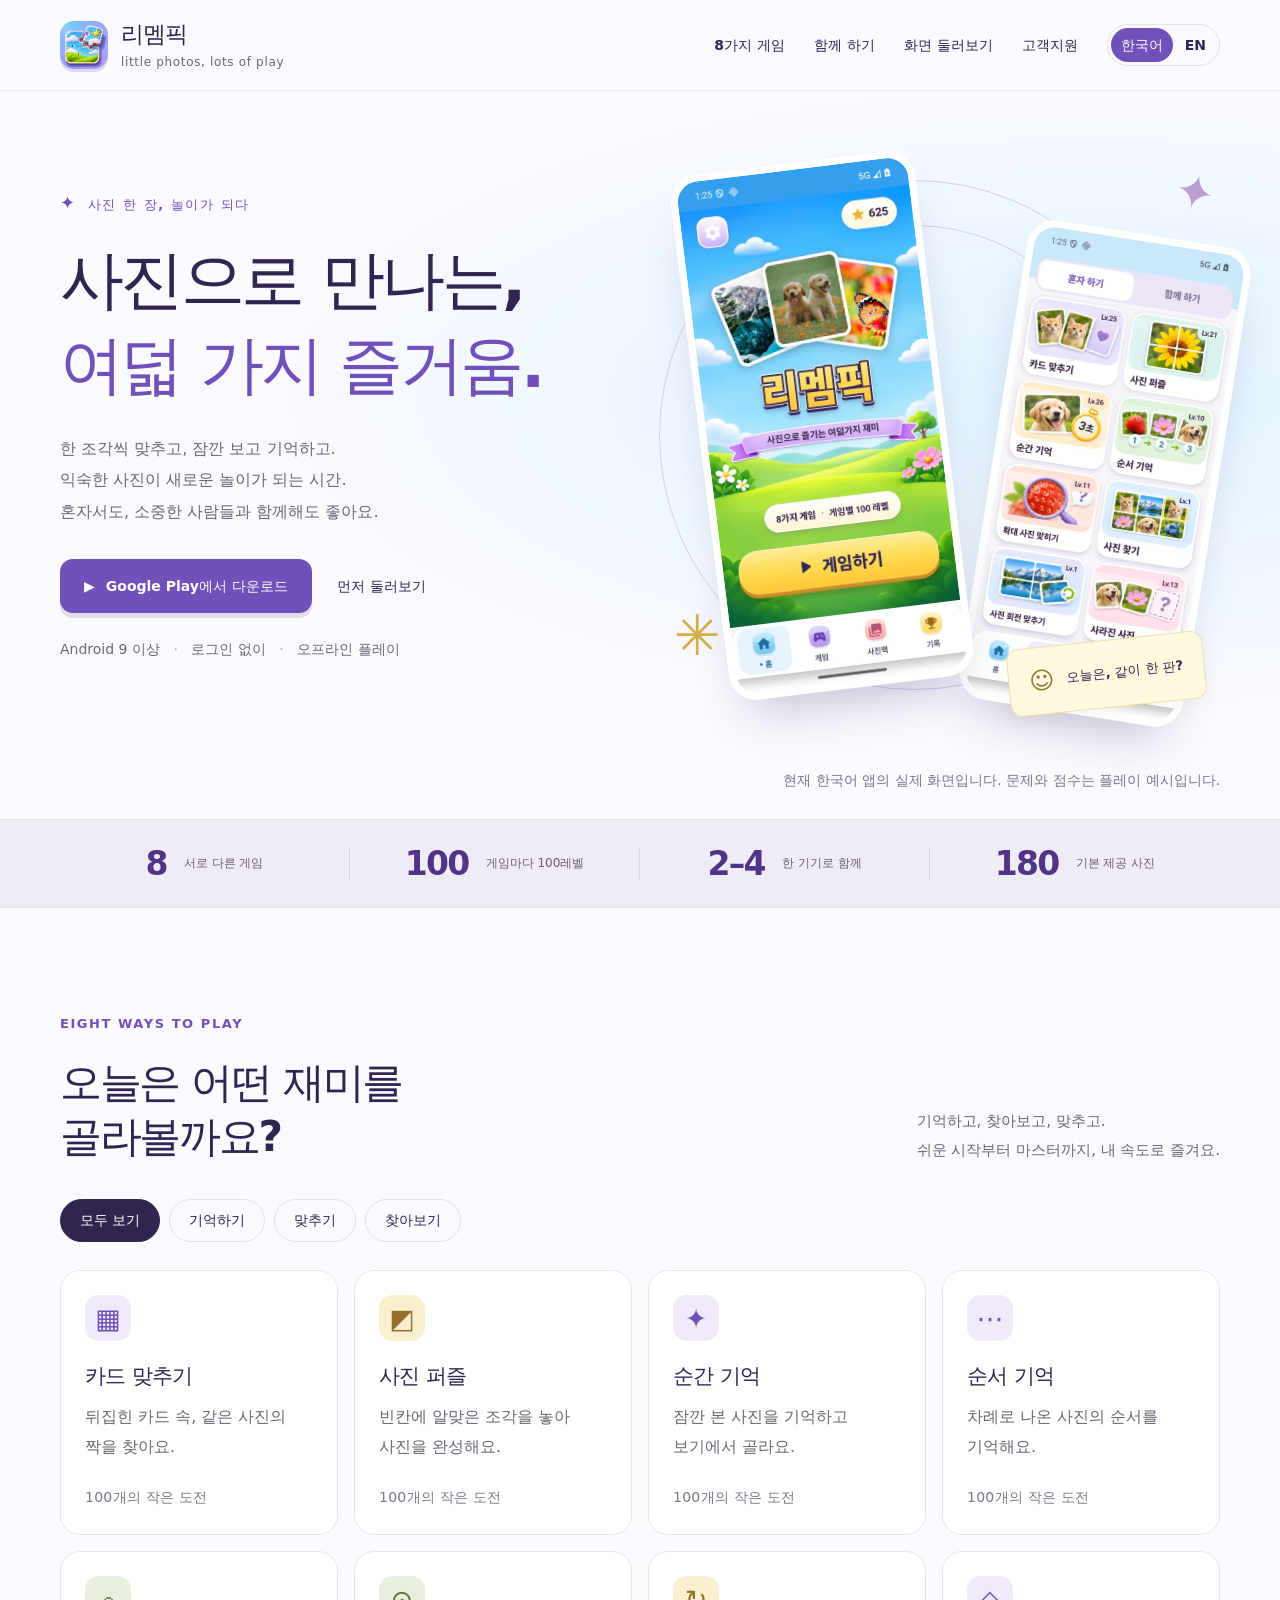
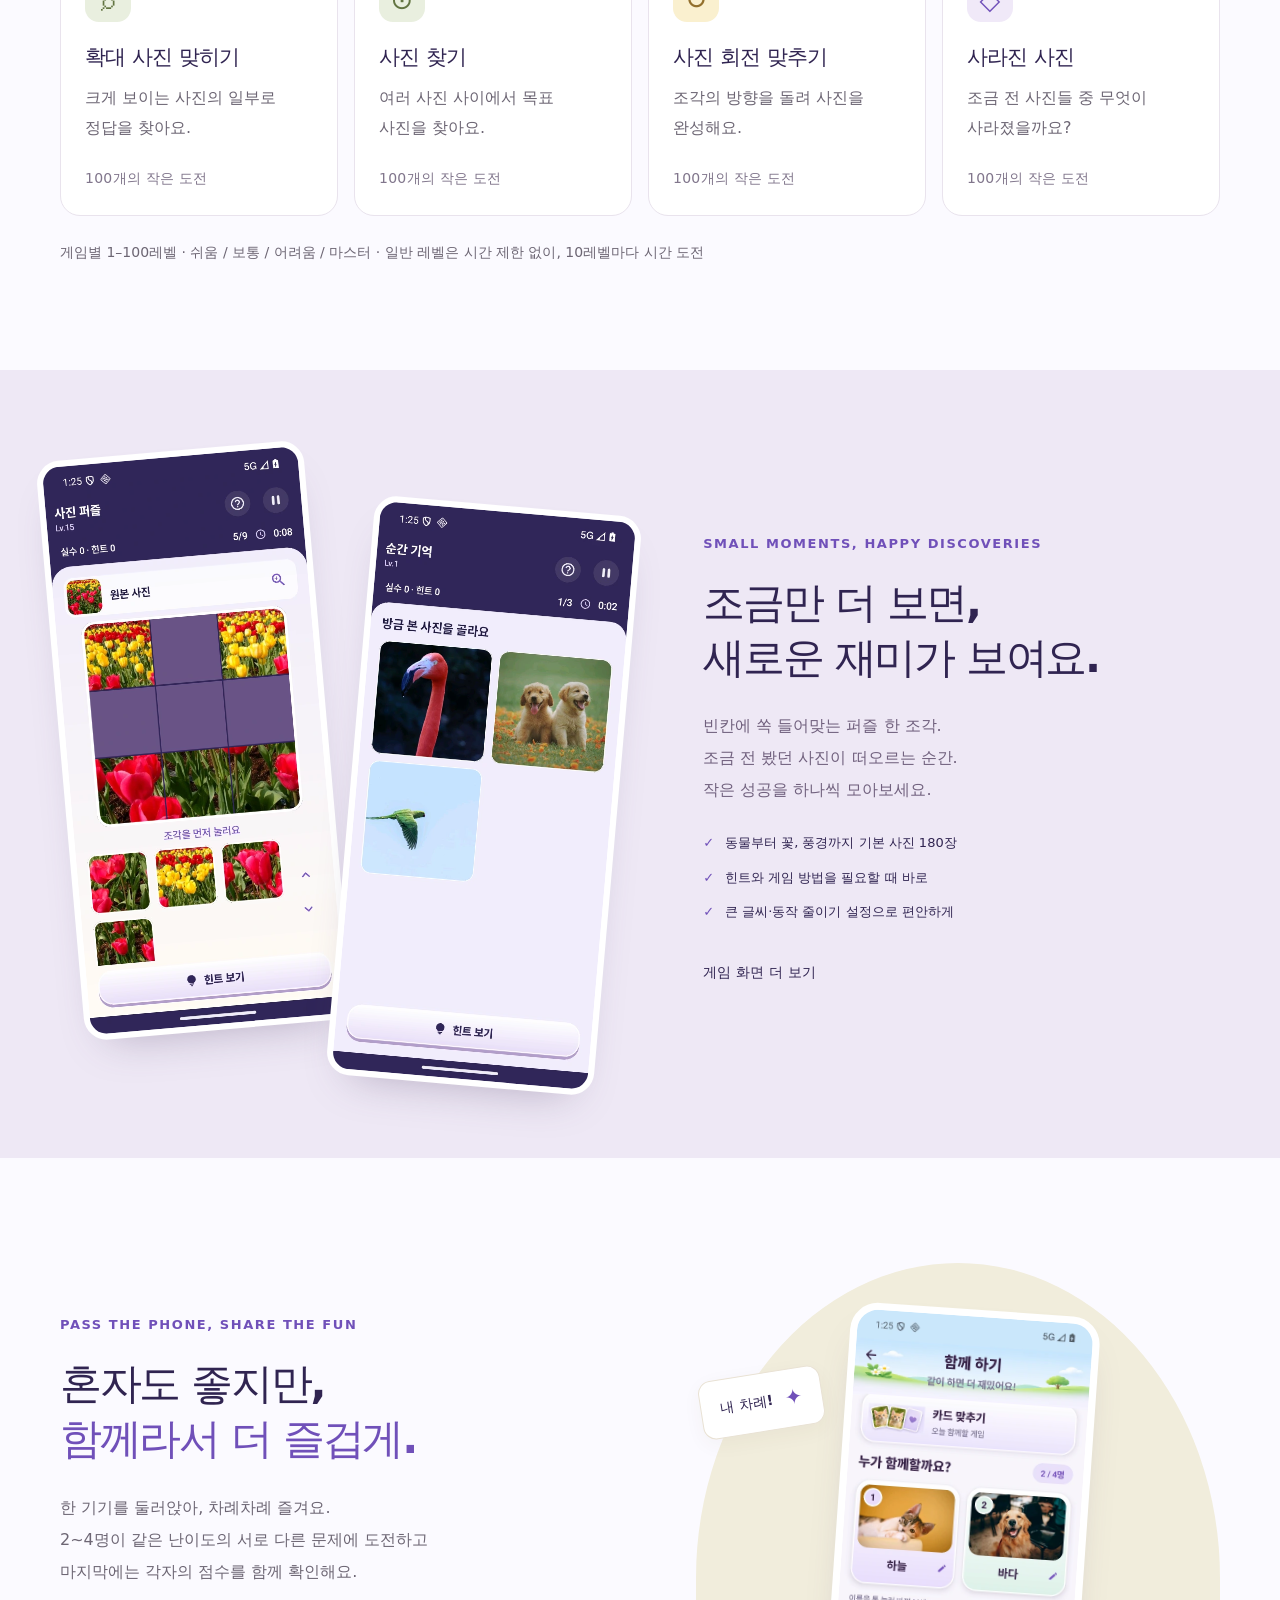
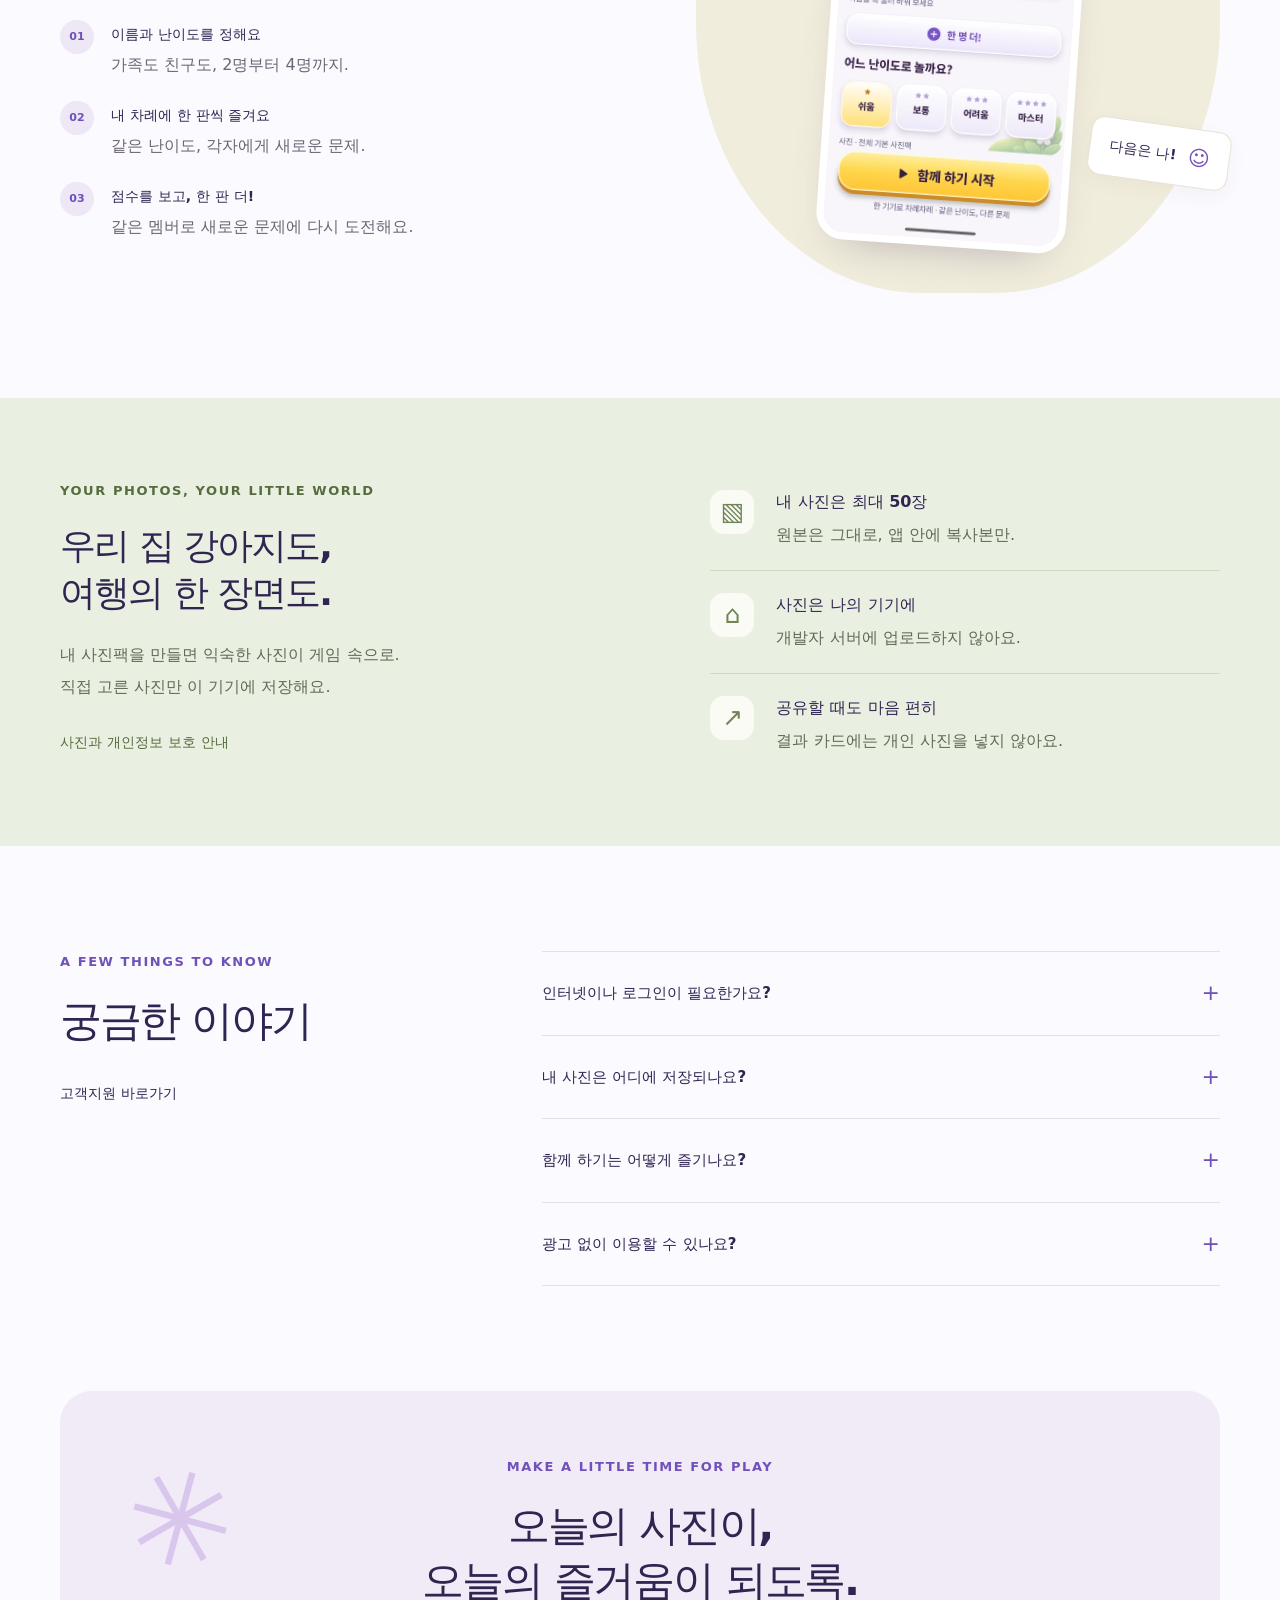
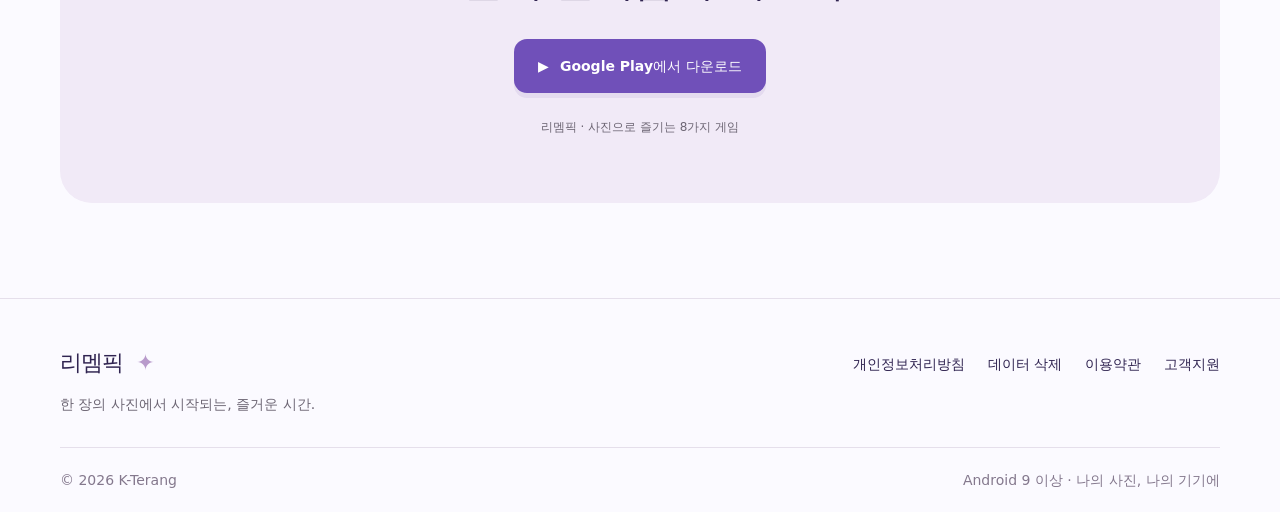
<file: index.html>
<!doctype html>
<html lang="ko"><head><meta charset="utf-8"><meta name="viewport" content="width=device-width, initial-scale=1"><meta name="color-scheme" content="light"><meta name="theme-color" content="#f8f7ff"><title>사진으로 만나는, 여덟 가지 즐거움 · 리멤픽</title><meta name="description" content="사진 퍼즐부터 순간 기억까지. 8가지 게임, 게임별 100레벨, 한 기기로 함께하는 리멤픽을 만나보세요."><meta property="og:title" content="사진으로 만나는, 여덟 가지 즐거움 · 리멤픽"><meta property="og:description" content="사진 퍼즐부터 순간 기억까지. 8가지 게임, 게임별 100레벨, 한 기기로 함께하는 리멤픽을 만나보세요."><meta property="og:type" content="website"><meta property="og:locale" content="ko_KR"><meta name="twitter:card" content="summary_large_image"><link rel="canonical" href="https://k-ternag.github.io/imageGameHome/index.html"><meta property="og:url" content="https://k-ternag.github.io/imageGameHome/index.html"><meta property="og:image" content="https://k-ternag.github.io/imageGameHome/assets/og-ko.png"><meta property="og:image:width" content="1200"><meta property="og:image:height" content="630"><meta property="og:image:alt" content="리멤픽 · 사진으로 즐기는 여덟 가지 재미"><meta name="twitter:image" content="https://k-ternag.github.io/imageGameHome/assets/og-ko.png"><link rel="alternate" hreflang="ko" href="https://k-ternag.github.io/imageGameHome/index.html"><link rel="alternate" hreflang="en" href="https://k-ternag.github.io/imageGameHome/index.en.html"><link rel="alternate" hreflang="x-default" href="https://k-ternag.github.io/imageGameHome/index.en.html"><link rel="icon" href="assets/favicon.svg" type="image/svg+xml"><link rel="stylesheet" href="styles.css"><script src="app.js" defer></script></head>
<body data-page="index"><a class="skip-link" href="#main">본문 바로가기</a>
<header class="site-header"><div class="wrap header-inner"><a class="brand" href="index.html"><img class="brand-icon" src="assets/favicon-64.png" alt="" width="48" height="48"><span>리멤픽<small>little photos, lots of play</small></span></a>
<button class="menu-toggle" aria-expanded="false" aria-controls="navigation">메뉴 <span aria-hidden="true">☰</span></button>
<nav id="navigation" aria-label="주 메뉴"><a href="index.html#games">8가지 게임</a><a href="index.html#together">함께 하기</a><a href="guide.html">화면 둘러보기</a><a href="support.html">고객지원</a><div class="languages" aria-label="Language"><a href="index.html" lang="ko" hreflang="ko" aria-current="page">한국어</a><a href="index.en.html" lang="en" hreflang="en">EN</a></div></nav></div></header><main id="main">
<section class="hero"><div class="wrap hero-grid"><div class="hero-copy"><span class="eyebrow"><span aria-hidden="true">✦</span> 사진 한 장, 놀이가 되다</span><h1>사진으로 만나는,<br><em>여덟 가지 즐거움.</em></h1><p class="hero-description">한 조각씩 맞추고, 잠깐 보고 기억하고.<br>익숙한 사진이 새로운 놀이가 되는 시간.<br>혼자서도, 소중한 사람들과 함께해도 좋아요.</p><div class="hero-actions"><a class="button primary store-link" href="https://play.google.com/store/apps/details?id=com.photogames.app"><span aria-hidden="true">▶</span> Google Play에서 다운로드</a><a class="text-link" href="guide.html">먼저 둘러보기</a></div><p class="hero-meta">Android 9 이상 <span>·</span> 로그인 없이 <span>·</span> 오프라인 플레이</p></div>
<div class="hero-art"><span class="orbit orbit-one" aria-hidden="true"></span><span class="orbit orbit-two" aria-hidden="true"></span><span class="doodle-star star-one" aria-hidden="true">✦</span><span class="doodle-star star-two" aria-hidden="true">✳</span><a class="screen-link hero-phone back-phone" href="assets/ko/originals/02-games.png" data-lightbox data-title="오늘은 어떤 게임?" data-preview="assets/ko/screens/02-games-800.webp" aria-label="오늘은 어떤 게임? · 크게 보기"><img src="assets/ko/screens/02-games-480.webp" srcset="assets/ko/screens/02-games-480.webp 480w, assets/ko/screens/02-games-800.webp 800w" sizes="(max-width: 600px) 75vw, 320px" width="1080" height="2400" alt="혼자 하기와 함께 하기, 8가지 게임을 고르는 화면" loading="lazy" decoding="async"><span class="zoom-hint" aria-hidden="true">↗</span></a><a class="screen-link hero-phone front-phone" href="assets/ko/originals/01-home.png" data-lightbox data-title="반가워요, 리멤픽" data-preview="assets/ko/screens/01-home-800.webp" aria-label="반가워요, 리멤픽 · 크게 보기"><img src="assets/ko/screens/01-home-480.webp" srcset="assets/ko/screens/01-home-480.webp 480w, assets/ko/screens/01-home-800.webp 800w" sizes="(max-width: 600px) 75vw, 320px" width="1080" height="2400" alt="리멤픽 로고, 사진 카드와 노란 게임하기 버튼이 있는 홈 화면" loading="eager" decoding="async" fetchpriority="high"><span class="zoom-hint" aria-hidden="true">↗</span></a><span class="floating-note"><span aria-hidden="true">☺</span> 오늘은, 같이 한 판?</span></div></div><div class="wrap hero-caption">현재 한국어 앱의 실제 화면입니다. 문제와 점수는 플레이 예시입니다.</div></section>
<section class="stats-band" aria-label="리멤픽 한눈에 보기"><div class="wrap stats-grid"><div><strong>8</strong><span>서로 다른 게임</span></div><div><strong>100</strong><span>게임마다 100레벨</span></div><div><strong>2–4</strong><span>한 기기로 함께</span></div><div><strong>180</strong><span>기본 제공 사진</span></div></div></section>
<section class="section wrap" id="games"><div class="section-heading"><div><span class="eyebrow">EIGHT WAYS TO PLAY</span><h2>오늘은 어떤 재미를<br>골라볼까요?</h2></div><p>기억하고, 찾아보고, 맞추고.<br>쉬운 시작부터 마스터까지, 내 속도로 즐겨요.</p></div><div class="filter-bar" role="group" aria-label="게임 분류" data-filter-group="games" hidden><button type="button" data-filter="all" aria-pressed="true">모두 보기</button><button type="button" data-filter="memory" aria-pressed="false">기억하기</button><button type="button" data-filter="puzzle" aria-pressed="false">맞추기</button><button type="button" data-filter="observe" aria-pressed="false">찾아보기</button></div><div class="games-grid" id="game-grid"><article class="game-card" data-category="memory"><div class="game-top"><span class="game-symbol memory" aria-hidden="true">▦</span></div><h3>카드 맞추기</h3><p>뒤집힌 카드 속, 같은 사진의 짝을 찾아요.</p><span class="game-level">100개의 작은 도전</span></article><article class="game-card" data-category="puzzle"><div class="game-top"><span class="game-symbol puzzle" aria-hidden="true">◩</span></div><h3>사진 퍼즐</h3><p>빈칸에 알맞은 조각을 놓아 사진을 완성해요.</p><span class="game-level">100개의 작은 도전</span></article><article class="game-card" data-category="memory"><div class="game-top"><span class="game-symbol memory" aria-hidden="true">✦</span></div><h3>순간 기억</h3><p>잠깐 본 사진을 기억하고 보기에서 골라요.</p><span class="game-level">100개의 작은 도전</span></article><article class="game-card" data-category="memory"><div class="game-top"><span class="game-symbol memory" aria-hidden="true">⋯</span></div><h3>순서 기억</h3><p>차례로 나온 사진의 순서를 기억해요.</p><span class="game-level">100개의 작은 도전</span></article><article class="game-card" data-category="observe"><div class="game-top"><span class="game-symbol observe" aria-hidden="true">⌕</span></div><h3>확대 사진 맞히기</h3><p>크게 보이는 사진의 일부로 정답을 찾아요.</p><span class="game-level">100개의 작은 도전</span></article><article class="game-card" data-category="observe"><div class="game-top"><span class="game-symbol observe" aria-hidden="true">⊙</span></div><h3>사진 찾기</h3><p>여러 사진 사이에서 목표 사진을 찾아요.</p><span class="game-level">100개의 작은 도전</span></article><article class="game-card" data-category="puzzle"><div class="game-top"><span class="game-symbol puzzle" aria-hidden="true">↻</span></div><h3>사진 회전 맞추기</h3><p>조각의 방향을 돌려 사진을 완성해요.</p><span class="game-level">100개의 작은 도전</span></article><article class="game-card" data-category="memory"><div class="game-top"><span class="game-symbol memory" aria-hidden="true">◇</span></div><h3>사라진 사진</h3><p>조금 전 사진들 중 무엇이 사라졌을까요?</p><span class="game-level">100개의 작은 도전</span></article></div><p class="small-note">게임별 1–100레벨 · 쉬움 / 보통 / 어려움 / 마스터 · 일반 레벨은 시간 제한 없이, 10레벨마다 시간 도전</p></section>
<section class="play-story"><div class="wrap story-grid"><div class="story-screens"><a class="screen-link story-phone" href="assets/ko/originals/03-photo-puzzle.png" data-lightbox data-title="한 조각씩 완성하는 재미" data-preview="assets/ko/screens/03-photo-puzzle-800.webp" aria-label="한 조각씩 완성하는 재미 · 크게 보기"><img src="assets/ko/screens/03-photo-puzzle-480.webp" srcset="assets/ko/screens/03-photo-puzzle-480.webp 480w, assets/ko/screens/03-photo-puzzle-800.webp 800w" sizes="(max-width: 600px) 75vw, 320px" width="1080" height="2400" alt="사진의 빈칸에 조각을 맞추는 사진 퍼즐" loading="lazy" decoding="async"><span class="zoom-hint" aria-hidden="true">↗</span></a><a class="screen-link story-phone offset-phone" href="assets/ko/originals/05-memory-choices.png" data-lightbox data-title="조금 전 사진을 찾아요" data-preview="assets/ko/screens/05-memory-choices-800.webp" aria-label="조금 전 사진을 찾아요 · 크게 보기"><img src="assets/ko/screens/05-memory-choices-480.webp" srcset="assets/ko/screens/05-memory-choices-480.webp 480w, assets/ko/screens/05-memory-choices-800.webp 800w" sizes="(max-width: 600px) 75vw, 320px" width="1080" height="2400" alt="순간 기억에서 방금 본 사진을 고르는 선택지" loading="lazy" decoding="async"><span class="zoom-hint" aria-hidden="true">↗</span></a></div><div class="story-copy"><span class="eyebrow">SMALL MOMENTS, HAPPY DISCOVERIES</span><h2>조금만 더 보면,<br>새로운 재미가 보여요.</h2><p>빈칸에 쏙 들어맞는 퍼즐 한 조각.<br>조금 전 봤던 사진이 떠오르는 순간.<br>작은 성공을 하나씩 모아보세요.</p><ul class="check-list"><li>동물부터 꽃, 풍경까지 기본 사진 180장</li><li>힌트와 게임 방법을 필요할 때 바로</li><li>큰 글씨·동작 줄이기 설정으로 편안하게</li></ul><a class="text-link" href="guide.html">게임 화면 더 보기</a></div></div></section>
<section class="section wrap together-section" id="together"><div class="together-copy"><span class="eyebrow">PASS THE PHONE, SHARE THE FUN</span><h2>혼자도 좋지만,<br><em>함께라서 더 즐겁게.</em></h2><p>한 기기를 둘러앉아, 차례차례 즐겨요.<br>2~4명이 같은 난이도의 서로 다른 문제에 도전하고<br>마지막에는 각자의 점수를 함께 확인해요.</p><ol class="steps"><li><span>01</span><div><strong>이름과 난이도를 정해요</strong><p>가족도 친구도, 2명부터 4명까지.</p></div></li><li><span>02</span><div><strong>내 차례에 한 판씩 즐겨요</strong><p>같은 난이도, 각자에게 새로운 문제.</p></div></li><li><span>03</span><div><strong>점수를 보고, 한 판 더!</strong><p>같은 멤버로 새로운 문제에 다시 도전해요.</p></div></li></ol></div><div class="together-art"><a class="screen-link together-phone" href="assets/ko/originals/07-together-setup.png" data-lightbox data-title="우리 함께 시작해요" data-preview="assets/ko/screens/07-together-setup-800.webp" aria-label="우리 함께 시작해요 · 크게 보기"><img src="assets/ko/screens/07-together-setup-480.webp" srcset="assets/ko/screens/07-together-setup-480.webp 480w, assets/ko/screens/07-together-setup-800.webp 800w" sizes="(max-width: 600px) 75vw, 320px" width="1080" height="2400" alt="함께 하기에서 참가자와 난이도를 정하는 화면" loading="lazy" decoding="async"><span class="zoom-hint" aria-hidden="true">↗</span></a><span class="player-label label-one">내 차례! <span aria-hidden="true">✦</span></span><span class="player-label label-two">다음은 나! <span aria-hidden="true">☺</span></span></div></section>
<section class="photo-note"><div class="wrap photo-note-grid"><div><span class="eyebrow">YOUR PHOTOS, YOUR LITTLE WORLD</span><h2>우리 집 강아지도,<br>여행의 한 장면도.</h2><p>내 사진팩을 만들면 익숙한 사진이 게임 속으로.<br>직접 고른 사진만 이 기기에 저장해요.</p><a class="text-link" href="privacy.html">사진과 개인정보 보호 안내</a></div><div class="photo-facts"><div><span aria-hidden="true">▧</span><strong>내 사진은 최대 50장</strong><p>원본은 그대로, 앱 안에 복사본만.</p></div><div><span aria-hidden="true">⌂</span><strong>사진은 나의 기기에</strong><p>개발자 서버에 업로드하지 않아요.</p></div><div><span aria-hidden="true">↗</span><strong>공유할 때도 마음 편히</strong><p>결과 카드에는 개인 사진을 넣지 않아요.</p></div></div></div></section>
<section class="section wrap faq-section"><div><span class="eyebrow">A FEW THINGS TO KNOW</span><h2>궁금한 이야기</h2><a class="text-link" href="support.html">고객지원 바로가기</a></div><div class="faq-list"><details><summary>인터넷이나 로그인이 필요한가요?<span aria-hidden="true">+</span></summary><p>회원가입 없이 기본 게임과 사진팩을 오프라인으로 즐길 수 있습니다. 광고, Google Play 구매·복원, 홈페이지 접속과 외부 공유에는 인터넷이 필요할 수 있습니다. 개인 사진과 게임 기록은 개발자 서버에 업로드하지 않습니다.</p></details><details><summary>내 사진은 어디에 저장되나요?<span aria-hidden="true">+</span></summary><p>직접 고른 사진만 앱 내부에 복사하며 원본은 바꾸지 않습니다. 모든 내 사진팩을 합쳐 최대 50장까지 등록할 수 있습니다. 앱 삭제나 데이터 삭제 전에는 원본 사진을 따로 보관해 주세요.</p></details><details><summary>함께 하기는 어떻게 즐기나요?<span aria-hidden="true">+</span></summary><p>2~4명의 이름과 공통 난이도를 정한 뒤 한 기기를 넘겨가며 플레이합니다. 참가자마다 다른 문제를 같은 난이도·문제 수·점수 기준으로 즐기고 마지막에 결과를 비교합니다.</p></details><details><summary>광고 없이 이용할 수 있나요?<span aria-hidden="true">+</span></summary><p>설정 → 광고 없이 즐기기에서 Google Play 1회 구매를 제공합니다. 정기 구독이 아니며 가격과 판매 여부는 실제 구매 화면을 확인해 주세요. 같은 Google 계정으로 구매 복원을 할 수 있고, 사진팩·게임 기록은 복원 대상이 아닙니다.</p></details></div></section>
<section class="cta-section wrap"><span class="eyebrow">MAKE A LITTLE TIME FOR PLAY</span><h2>오늘의 사진이,<br>오늘의 즐거움이 되도록.</h2><a class="button primary store-link" href="https://play.google.com/store/apps/details?id=com.photogames.app"><span aria-hidden="true">▶</span> Google Play에서 다운로드</a><p>리멤픽 · 사진으로 즐기는 8가지 게임</p><span class="cta-star" aria-hidden="true">✳</span></section></main><footer class="site-footer"><div class="wrap"><div class="footer-main"><div><a class="footer-brand" href="index.html">리멤픽 <span aria-hidden="true">✦</span></a><p>한 장의 사진에서 시작되는, 즐거운 시간.</p></div><nav class="footer-links" aria-label="서비스 안내"><a href="privacy.html">개인정보처리방침</a><a href="delete-account.html">데이터 삭제</a><a href="terms.html">이용약관</a><a href="support.html">고객지원</a></nav></div><div class="footer-bottom"><span>© 2026 K-Terang</span><span>Android 9 이상 · 나의 사진, 나의 기기에</span></div></div></footer>
<dialog id="lightbox" aria-labelledby="lightbox-title"><div class="lightbox-bar"><h2 id="lightbox-title"></h2><button type="button" id="close-lightbox" aria-label="확대 이미지 닫기">×</button></div><div class="lightbox-stage"><button type="button" id="previous-image" aria-label="이전 이미지">←</button><img id="lightbox-image" alt=""><button type="button" id="next-image" aria-label="다음 이미지">→</button></div><div class="lightbox-bottom"><span id="image-position" aria-live="polite"></span><a id="original-image" href="assets/ko/originals/01-home.png" target="_blank" rel="noopener">원본 이미지 열기</a></div><p class="lightbox-note">현재 한국어 앱의 실제 화면입니다. 문제와 점수는 플레이 예시입니다.</p></dialog></body></html>
</file>
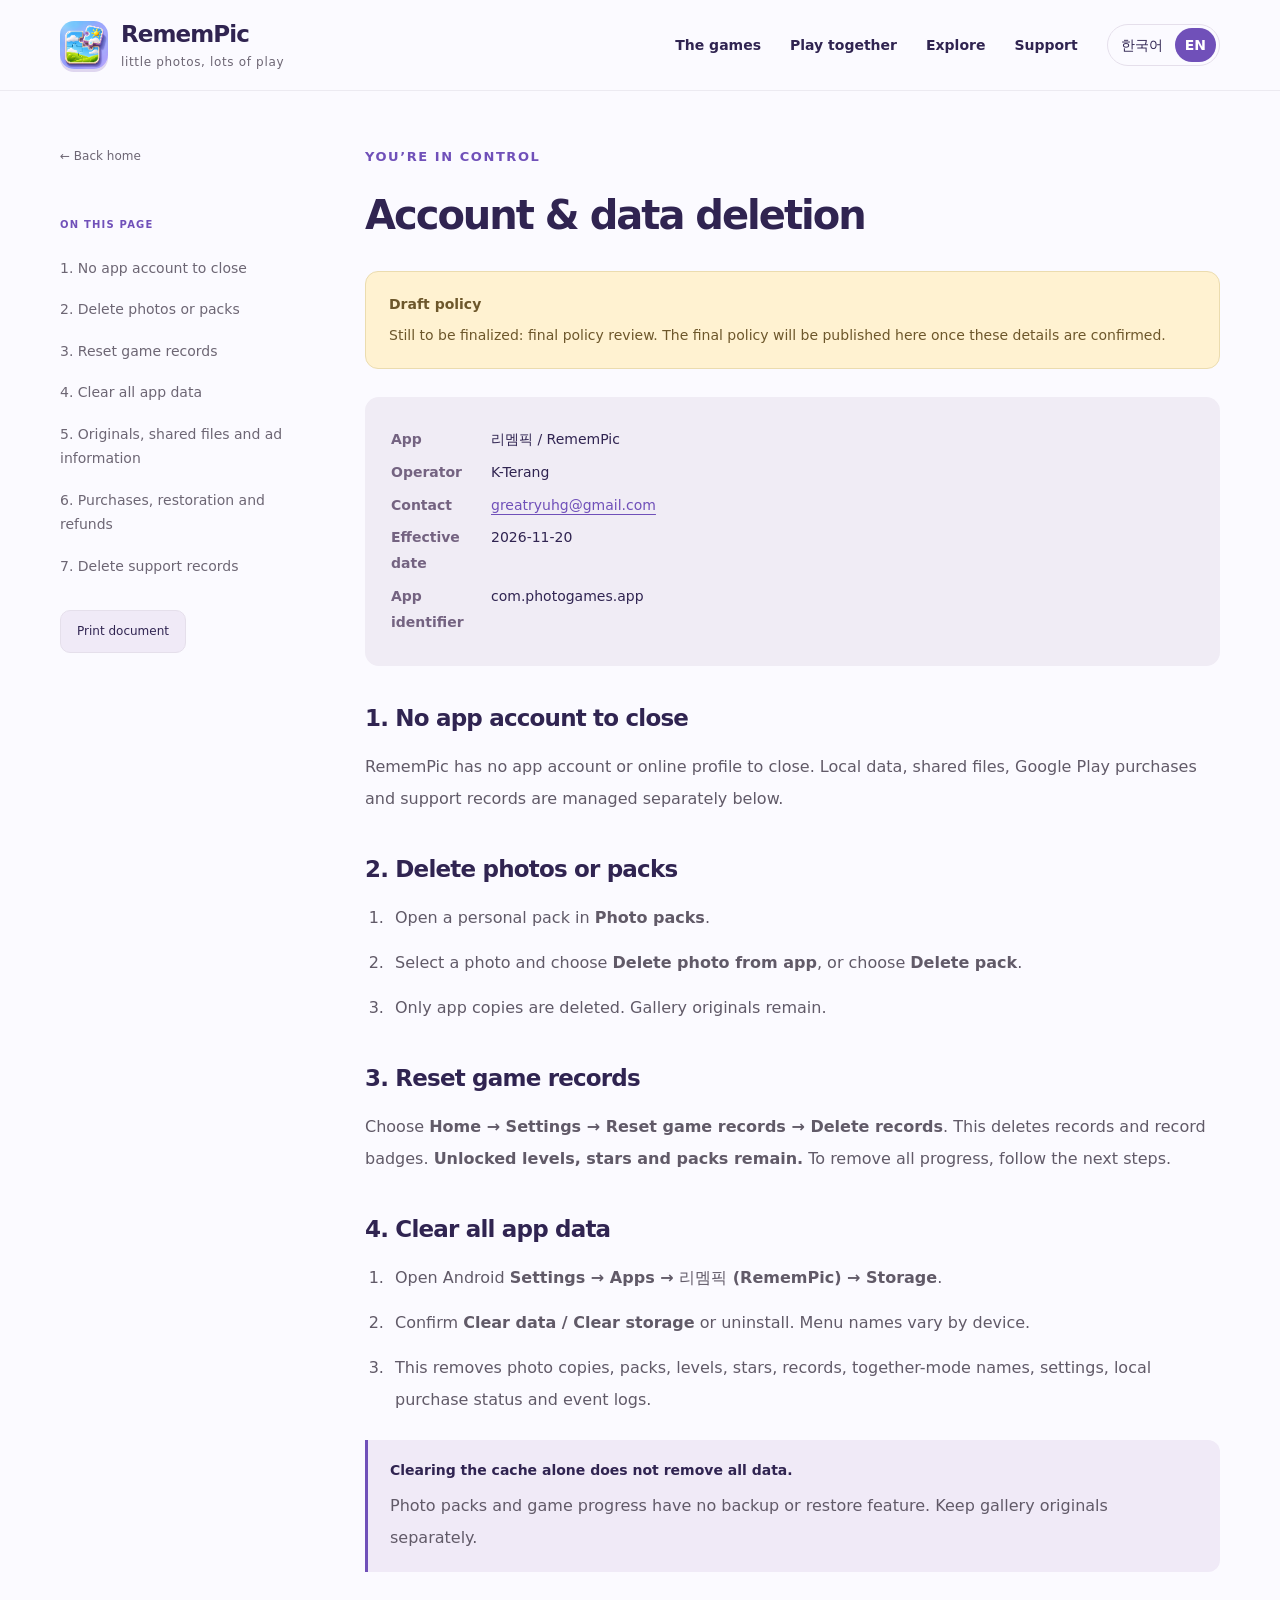
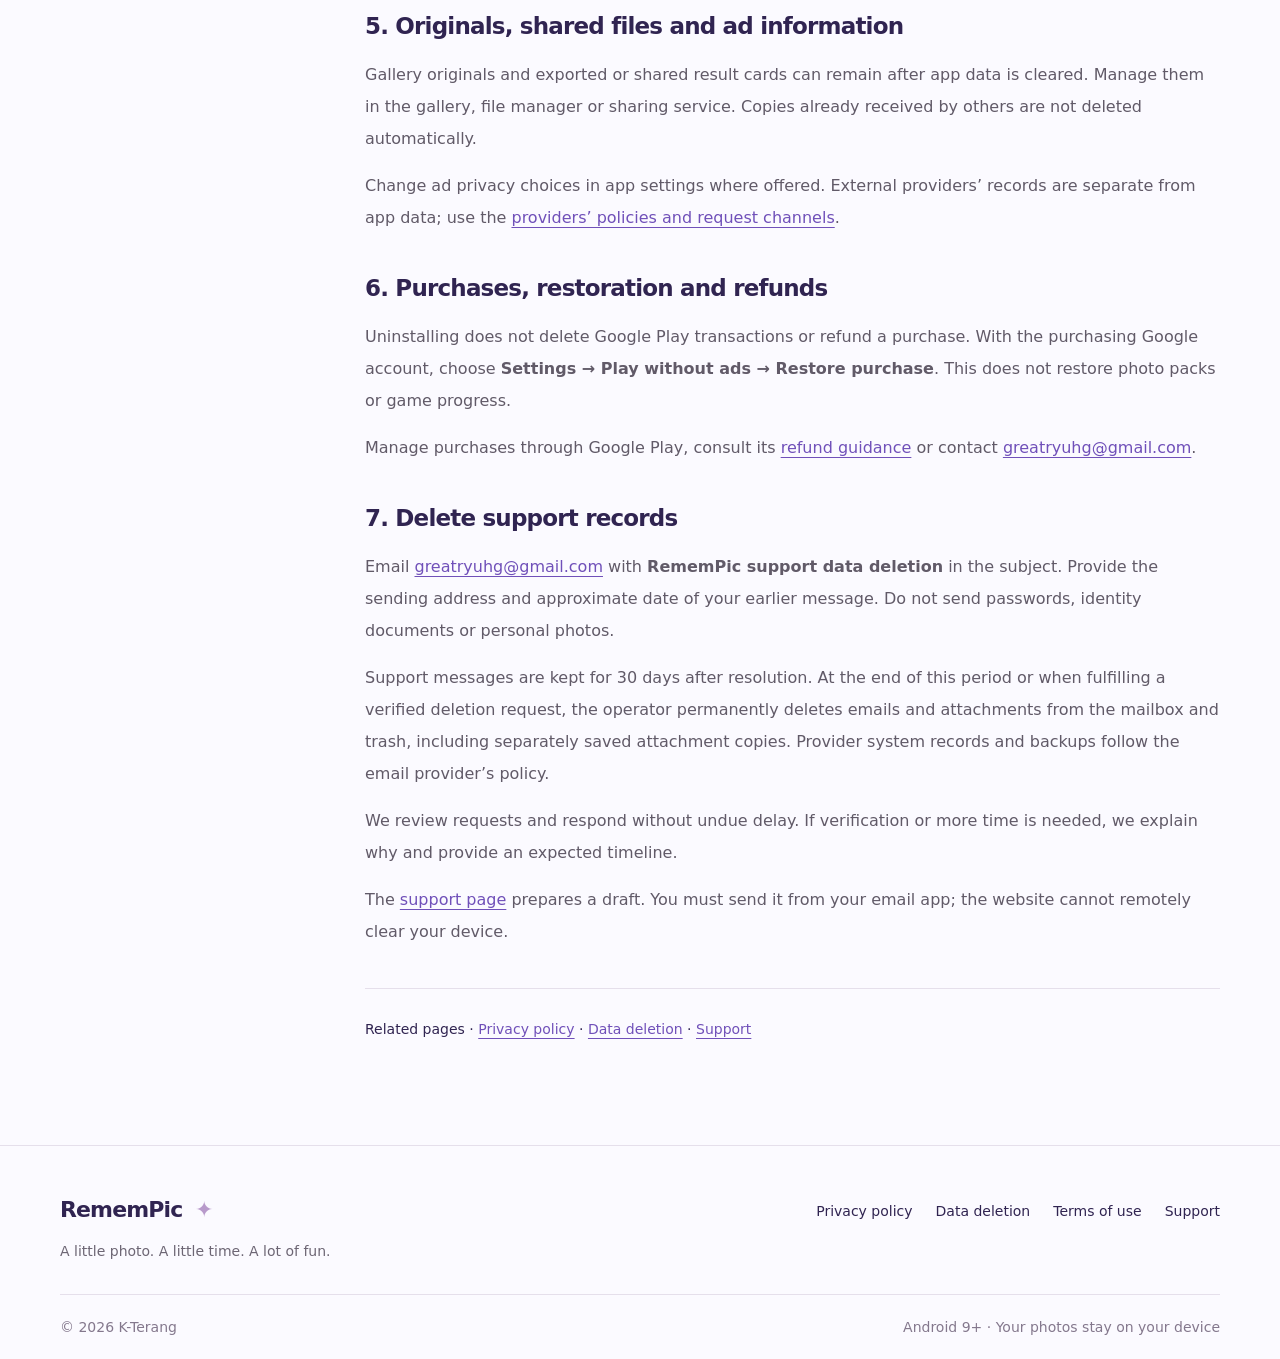
<file: delete-account.en.html>
<!doctype html>
<html lang="en"><head><meta charset="utf-8"><meta name="viewport" content="width=device-width, initial-scale=1"><meta name="color-scheme" content="light"><meta name="theme-color" content="#f8f7ff"><title>Account &amp; data deletion · RememPic</title><meta name="description" content="How to remove personal photos, packs, game records, and all local RememPic data."><meta property="og:title" content="Account &amp; data deletion · RememPic"><meta property="og:description" content="How to remove personal photos, packs, game records, and all local RememPic data."><meta property="og:type" content="website"><meta property="og:locale" content="en_US"><meta name="twitter:card" content="summary_large_image"><link rel="canonical" href="https://k-ternag.github.io/imageGameHome/delete-account.en.html"><meta property="og:url" content="https://k-ternag.github.io/imageGameHome/delete-account.en.html"><meta property="og:image" content="https://k-ternag.github.io/imageGameHome/assets/og-en.png"><meta property="og:image:width" content="1200"><meta property="og:image:height" content="630"><meta property="og:image:alt" content="RememPic · Eight ways to play with photos"><meta name="twitter:image" content="https://k-ternag.github.io/imageGameHome/assets/og-en.png"><link rel="alternate" hreflang="ko" href="https://k-ternag.github.io/imageGameHome/delete-account.html"><link rel="alternate" hreflang="en" href="https://k-ternag.github.io/imageGameHome/delete-account.en.html"><link rel="alternate" hreflang="x-default" href="https://k-ternag.github.io/imageGameHome/delete-account.en.html"><link rel="icon" href="assets/favicon.svg" type="image/svg+xml"><link rel="stylesheet" href="styles.css"><script src="app.js" defer></script></head>
<body data-page="delete-account"><a class="skip-link" href="#main">Skip to content</a>
<header class="site-header"><div class="wrap header-inner"><a class="brand" href="index.en.html"><img class="brand-icon" src="assets/favicon-64.png" alt="" width="48" height="48"><span>RememPic<small>little photos, lots of play</small></span></a>
<button class="menu-toggle" aria-expanded="false" aria-controls="navigation">Menu <span aria-hidden="true">☰</span></button>
<nav id="navigation" aria-label="Main navigation"><a href="index.en.html#games">The games</a><a href="index.en.html#together">Play together</a><a href="guide.en.html">Explore</a><a href="support.en.html">Support</a><div class="languages" aria-label="Language"><a href="delete-account.html" lang="ko" hreflang="ko">한국어</a><a href="delete-account.en.html" lang="en" hreflang="en" aria-current="page">EN</a></div></nav></div></header><main id="main"><div class="wrap legal-layout"><aside class="legal-nav"><a class="breadcrumb" href="index.en.html">← Back home</a><span class="eyebrow">ON THIS PAGE</span><nav aria-label="On this page"><a href="#account">1. No app account to close</a><a href="#photos">2. Delete photos or packs</a><a href="#records">3. Reset game records</a><a href="#all">4. Clear all app data</a><a href="#outside">5. Originals, shared files and ad information</a><a href="#purchases">6. Purchases, restoration and refunds</a><a href="#support">7. Delete support records</a></nav><button type="button" class="print-button" data-print hidden>Print document</button></aside><article class="legal-document"><span class="eyebrow">YOU’RE IN CONTROL</span><h1>Account & data deletion</h1><div class="policy-notice"><strong>Draft policy</strong><p>Still to be finalized: final policy review. The final policy will be published here once these details are confirmed.</p></div><dl class="policy-meta"><div><dt>App</dt><dd>리멤픽 / RememPic</dd></div><div><dt>Operator</dt><dd>K-Terang</dd></div><div><dt>Contact</dt><dd><a class="contact-email" href="mailto:greatryuhg@gmail.com">greatryuhg@gmail.com</a></dd></div><div><dt>Effective date</dt><dd>2026-11-20</dd></div><div><dt>App identifier</dt><dd>com.photogames.app</dd></div></dl><section id="account"><h2>1. No app account to close</h2><p>RememPic has no app account or online profile to close. Local data, shared files, Google Play purchases and support records are managed separately below.</p></section><section id="photos"><h2>2. Delete photos or packs</h2><ol><li>Open a personal pack in <strong>Photo packs</strong>.</li><li>Select a photo and choose <strong>Delete photo from app</strong>, or choose <strong>Delete pack</strong>.</li><li>Only app copies are deleted. Gallery originals remain.</li></ol></section><section id="records"><h2>3. Reset game records</h2><p>Choose <strong>Home → Settings → Reset game records → Delete records</strong>. This deletes records and record badges. <strong>Unlocked levels, stars and packs remain.</strong> To remove all progress, follow the next steps.</p></section><section id="all"><h2>4. Clear all app data</h2><ol><li>Open Android <strong>Settings → Apps → 리멤픽 (RememPic) → Storage</strong>.</li><li>Confirm <strong>Clear data / Clear storage</strong> or uninstall. Menu names vary by device.</li><li>This removes photo copies, packs, levels, stars, records, together-mode names, settings, local purchase status and event logs.</li></ol><div class="callout"><strong>Clearing the cache alone does not remove all data.</strong><p>Photo packs and game progress have no backup or restore feature. Keep gallery originals separately.</p></div></section><section id="outside"><h2>5. Originals, shared files and ad information</h2><p>Gallery originals and exported or shared result cards can remain after app data is cleared. Manage them in the gallery, file manager or sharing service. Copies already received by others are not deleted automatically.</p><p>Change ad privacy choices in app settings where offered. External providers’ records are separate from app data; use the <a href="privacy.en.html#website">providers’ policies and request channels</a>.</p></section><section id="purchases"><h2>6. Purchases, restoration and refunds</h2><p>Uninstalling does not delete Google Play transactions or refund a purchase. With the purchasing Google account, choose <strong>Settings → Play without ads → Restore purchase</strong>. This does not restore photo packs or game progress.</p><p>Manage purchases through Google Play, consult its <a href="https://support.google.com/googleplay/answer/2479637">refund guidance</a> or contact <a class="contact-email" href="mailto:greatryuhg@gmail.com">greatryuhg@gmail.com</a>.</p></section><section id="support"><h2>7. Delete support records</h2><p>Email <a class="contact-email" href="mailto:greatryuhg@gmail.com">greatryuhg@gmail.com</a> with <strong>RememPic support data deletion</strong> in the subject. Provide the sending address and approximate date of your earlier message. Do not send passwords, identity documents or personal photos.</p><p>Support messages are kept for 30 days after resolution. At the end of this period or when fulfilling a verified deletion request, the operator permanently deletes emails and attachments from the mailbox and trash, including separately saved attachment copies. Provider system records and backups follow the email provider’s policy.</p><p>We review requests and respond without undue delay. If verification or more time is needed, we explain why and provide an expected timeline.</p><p>The <a href="support.en.html#contact">support page</a> prepares a draft. You must send it from your email app; the website cannot remotely clear your device.</p></section><div class="legal-end">Related pages · <a href="privacy.en.html">Privacy policy</a> · <a href="delete-account.en.html">Data deletion</a> · <a href="support.en.html">Support</a></div></article></div></main><footer class="site-footer"><div class="wrap"><div class="footer-main"><div><a class="footer-brand" href="index.en.html">RememPic <span aria-hidden="true">✦</span></a><p>A little photo. A little time. A lot of fun.</p></div><nav class="footer-links" aria-label="Service information"><a href="privacy.en.html">Privacy policy</a><a href="delete-account.en.html">Data deletion</a><a href="terms.en.html">Terms of use</a><a href="support.en.html">Support</a></nav></div><div class="footer-bottom"><span>© 2026 K-Terang</span><span>Android 9+ · Your photos stay on your device</span></div></div></footer>
<dialog id="lightbox" aria-labelledby="lightbox-title"><div class="lightbox-bar"><h2 id="lightbox-title"></h2><button type="button" id="close-lightbox" aria-label="Close enlarged image">×</button></div><div class="lightbox-stage"><button type="button" id="previous-image" aria-label="Previous image">←</button><img id="lightbox-image" alt=""><button type="button" id="next-image" aria-label="Next image">→</button></div><div class="lightbox-bottom"><span id="image-position" aria-live="polite"></span><a id="original-image" href="assets/en/originals/01-home.png" target="_blank" rel="noopener">Open original image</a></div><p class="lightbox-note">Actual screens from the current Korean app. Gameplay and scores are examples. App language support is not implied.</p></dialog></body></html>
</file>
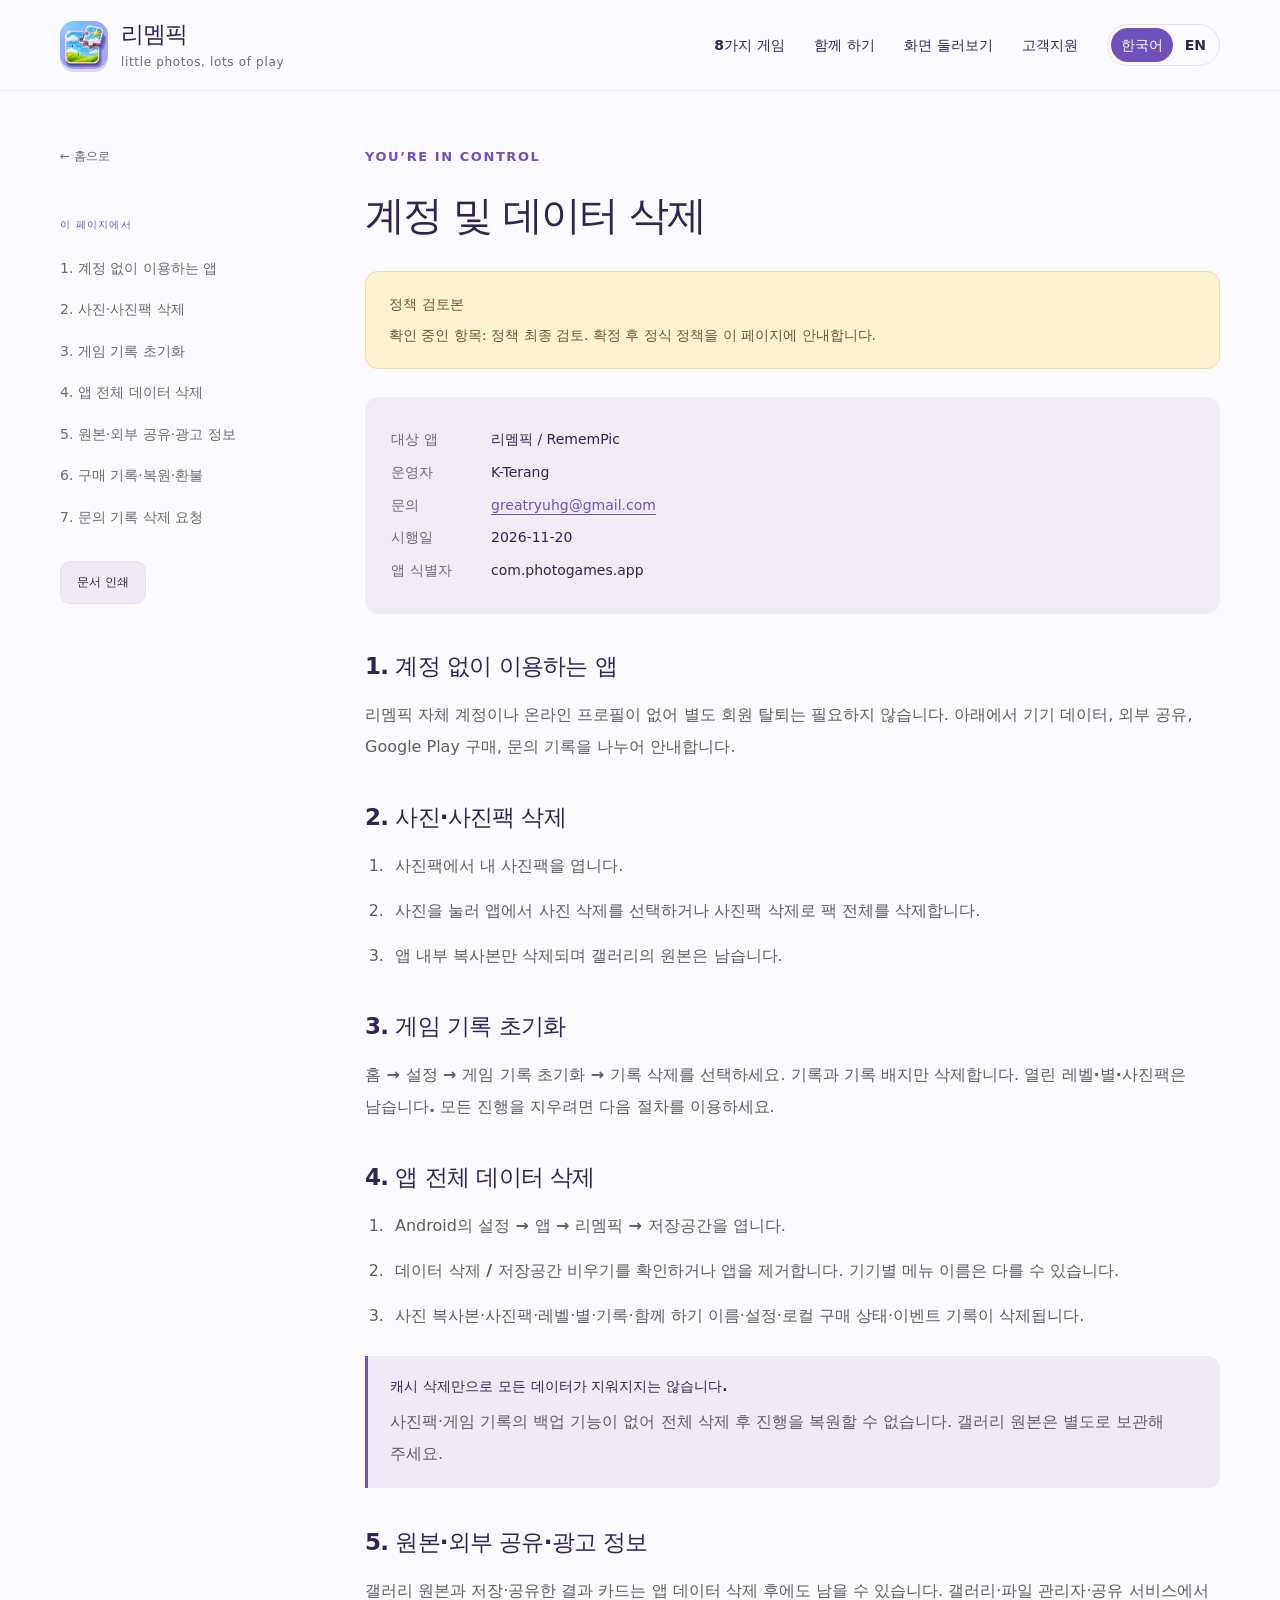
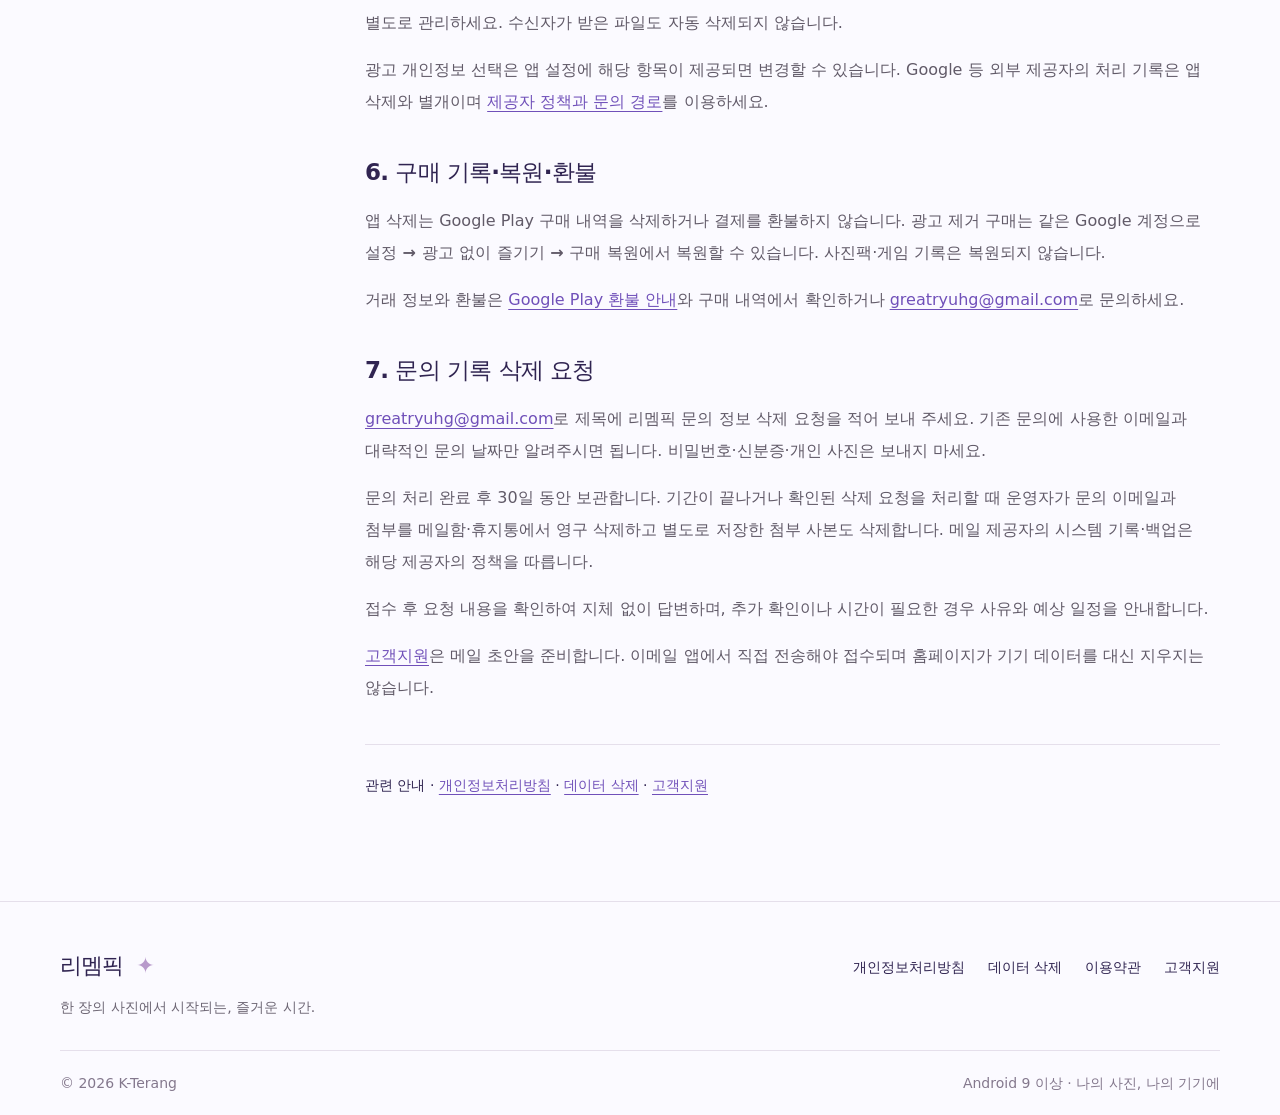
<file: delete-account.html>
<!doctype html>
<html lang="ko"><head><meta charset="utf-8"><meta name="viewport" content="width=device-width, initial-scale=1"><meta name="color-scheme" content="light"><meta name="theme-color" content="#f8f7ff"><title>계정 및 데이터 삭제 · 리멤픽</title><meta name="description" content="리멤픽의 개인 사진, 사진팩, 게임 기록 및 모든 앱 데이터 삭제 방법."><meta property="og:title" content="계정 및 데이터 삭제 · 리멤픽"><meta property="og:description" content="리멤픽의 개인 사진, 사진팩, 게임 기록 및 모든 앱 데이터 삭제 방법."><meta property="og:type" content="website"><meta property="og:locale" content="ko_KR"><meta name="twitter:card" content="summary_large_image"><link rel="canonical" href="https://k-ternag.github.io/imageGameHome/delete-account.html"><meta property="og:url" content="https://k-ternag.github.io/imageGameHome/delete-account.html"><meta property="og:image" content="https://k-ternag.github.io/imageGameHome/assets/og-ko.png"><meta property="og:image:width" content="1200"><meta property="og:image:height" content="630"><meta property="og:image:alt" content="리멤픽 · 사진으로 즐기는 여덟 가지 재미"><meta name="twitter:image" content="https://k-ternag.github.io/imageGameHome/assets/og-ko.png"><link rel="alternate" hreflang="ko" href="https://k-ternag.github.io/imageGameHome/delete-account.html"><link rel="alternate" hreflang="en" href="https://k-ternag.github.io/imageGameHome/delete-account.en.html"><link rel="alternate" hreflang="x-default" href="https://k-ternag.github.io/imageGameHome/delete-account.en.html"><link rel="icon" href="assets/favicon.svg" type="image/svg+xml"><link rel="stylesheet" href="styles.css"><script src="app.js" defer></script></head>
<body data-page="delete-account"><a class="skip-link" href="#main">본문 바로가기</a>
<header class="site-header"><div class="wrap header-inner"><a class="brand" href="index.html"><img class="brand-icon" src="assets/favicon-64.png" alt="" width="48" height="48"><span>리멤픽<small>little photos, lots of play</small></span></a>
<button class="menu-toggle" aria-expanded="false" aria-controls="navigation">메뉴 <span aria-hidden="true">☰</span></button>
<nav id="navigation" aria-label="주 메뉴"><a href="index.html#games">8가지 게임</a><a href="index.html#together">함께 하기</a><a href="guide.html">화면 둘러보기</a><a href="support.html">고객지원</a><div class="languages" aria-label="Language"><a href="delete-account.html" lang="ko" hreflang="ko" aria-current="page">한국어</a><a href="delete-account.en.html" lang="en" hreflang="en">EN</a></div></nav></div></header><main id="main"><div class="wrap legal-layout"><aside class="legal-nav"><a class="breadcrumb" href="index.html">← 홈으로</a><span class="eyebrow">이 페이지에서</span><nav aria-label="문서 목차"><a href="#account">1. 계정 없이 이용하는 앱</a><a href="#photos">2. 사진·사진팩 삭제</a><a href="#records">3. 게임 기록 초기화</a><a href="#all">4. 앱 전체 데이터 삭제</a><a href="#outside">5. 원본·외부 공유·광고 정보</a><a href="#purchases">6. 구매 기록·복원·환불</a><a href="#support">7. 문의 기록 삭제 요청</a></nav><button type="button" class="print-button" data-print hidden>문서 인쇄</button></aside><article class="legal-document"><span class="eyebrow">YOU’RE IN CONTROL</span><h1>계정 및 데이터 삭제</h1><div class="policy-notice"><strong>정책 검토본</strong><p>확인 중인 항목: 정책 최종 검토. 확정 후 정식 정책을 이 페이지에 안내합니다.</p></div><dl class="policy-meta"><div><dt>대상 앱</dt><dd>리멤픽 / RememPic</dd></div><div><dt>운영자</dt><dd>K-Terang</dd></div><div><dt>문의</dt><dd><a class="contact-email" href="mailto:greatryuhg@gmail.com">greatryuhg@gmail.com</a></dd></div><div><dt>시행일</dt><dd>2026-11-20</dd></div><div><dt>앱 식별자</dt><dd>com.photogames.app</dd></div></dl><section id="account"><h2>1. 계정 없이 이용하는 앱</h2><p>리멤픽 자체 계정이나 온라인 프로필이 없어 별도 회원 탈퇴는 필요하지 않습니다. 아래에서 기기 데이터, 외부 공유, Google Play 구매, 문의 기록을 나누어 안내합니다.</p></section><section id="photos"><h2>2. 사진·사진팩 삭제</h2><ol><li><strong>사진팩</strong>에서 내 사진팩을 엽니다.</li><li>사진을 눌러 <strong>앱에서 사진 삭제</strong>를 선택하거나 <strong>사진팩 삭제</strong>로 팩 전체를 삭제합니다.</li><li>앱 내부 복사본만 삭제되며 갤러리의 원본은 남습니다.</li></ol></section><section id="records"><h2>3. 게임 기록 초기화</h2><p><strong>홈 → 설정 → 게임 기록 초기화 → 기록 삭제</strong>를 선택하세요. 기록과 기록 배지만 삭제합니다. <strong>열린 레벨·별·사진팩은 남습니다.</strong> 모든 진행을 지우려면 다음 절차를 이용하세요.</p></section><section id="all"><h2>4. 앱 전체 데이터 삭제</h2><ol><li>Android의 <strong>설정 → 앱 → 리멤픽 → 저장공간</strong>을 엽니다.</li><li><strong>데이터 삭제 / 저장공간 비우기</strong>를 확인하거나 앱을 제거합니다. 기기별 메뉴 이름은 다를 수 있습니다.</li><li>사진 복사본·사진팩·레벨·별·기록·함께 하기 이름·설정·로컬 구매 상태·이벤트 기록이 삭제됩니다.</li></ol><div class="callout"><strong>캐시 삭제만으로 모든 데이터가 지워지지는 않습니다.</strong><p>사진팩·게임 기록의 백업 기능이 없어 전체 삭제 후 진행을 복원할 수 없습니다. 갤러리 원본은 별도로 보관해 주세요.</p></div></section><section id="outside"><h2>5. 원본·외부 공유·광고 정보</h2><p>갤러리 원본과 저장·공유한 결과 카드는 앱 데이터 삭제 후에도 남을 수 있습니다. 갤러리·파일 관리자·공유 서비스에서 별도로 관리하세요. 수신자가 받은 파일도 자동 삭제되지 않습니다.</p><p>광고 개인정보 선택은 앱 설정에 해당 항목이 제공되면 변경할 수 있습니다. Google 등 외부 제공자의 처리 기록은 앱 삭제와 별개이며 <a href="privacy.html#website">제공자 정책과 문의 경로</a>를 이용하세요.</p></section><section id="purchases"><h2>6. 구매 기록·복원·환불</h2><p>앱 삭제는 Google Play 구매 내역을 삭제하거나 결제를 환불하지 않습니다. 광고 제거 구매는 같은 Google 계정으로 <strong>설정 → 광고 없이 즐기기 → 구매 복원</strong>에서 복원할 수 있습니다. 사진팩·게임 기록은 복원되지 않습니다.</p><p>거래 정보와 환불은 <a href="https://support.google.com/googleplay/answer/2479637?hl=ko">Google Play 환불 안내</a>와 구매 내역에서 확인하거나 <a class="contact-email" href="mailto:greatryuhg@gmail.com">greatryuhg@gmail.com</a>로 문의하세요.</p></section><section id="support"><h2>7. 문의 기록 삭제 요청</h2><p><a class="contact-email" href="mailto:greatryuhg@gmail.com">greatryuhg@gmail.com</a>로 제목에 <strong>리멤픽 문의 정보 삭제 요청</strong>을 적어 보내 주세요. 기존 문의에 사용한 이메일과 대략적인 문의 날짜만 알려주시면 됩니다. 비밀번호·신분증·개인 사진은 보내지 마세요.</p><p>문의 처리 완료 후 30일 동안 보관합니다. 기간이 끝나거나 확인된 삭제 요청을 처리할 때 운영자가 문의 이메일과 첨부를 메일함·휴지통에서 영구 삭제하고 별도로 저장한 첨부 사본도 삭제합니다. 메일 제공자의 시스템 기록·백업은 해당 제공자의 정책을 따릅니다.</p><p>접수 후 요청 내용을 확인하여 지체 없이 답변하며, 추가 확인이나 시간이 필요한 경우 사유와 예상 일정을 안내합니다.</p><p><a href="support.html#contact">고객지원</a>은 메일 초안을 준비합니다. 이메일 앱에서 직접 전송해야 접수되며 홈페이지가 기기 데이터를 대신 지우지는 않습니다.</p></section><div class="legal-end">관련 안내 · <a href="privacy.html">개인정보처리방침</a> · <a href="delete-account.html">데이터 삭제</a> · <a href="support.html">고객지원</a></div></article></div></main><footer class="site-footer"><div class="wrap"><div class="footer-main"><div><a class="footer-brand" href="index.html">리멤픽 <span aria-hidden="true">✦</span></a><p>한 장의 사진에서 시작되는, 즐거운 시간.</p></div><nav class="footer-links" aria-label="서비스 안내"><a href="privacy.html">개인정보처리방침</a><a href="delete-account.html">데이터 삭제</a><a href="terms.html">이용약관</a><a href="support.html">고객지원</a></nav></div><div class="footer-bottom"><span>© 2026 K-Terang</span><span>Android 9 이상 · 나의 사진, 나의 기기에</span></div></div></footer>
<dialog id="lightbox" aria-labelledby="lightbox-title"><div class="lightbox-bar"><h2 id="lightbox-title"></h2><button type="button" id="close-lightbox" aria-label="확대 이미지 닫기">×</button></div><div class="lightbox-stage"><button type="button" id="previous-image" aria-label="이전 이미지">←</button><img id="lightbox-image" alt=""><button type="button" id="next-image" aria-label="다음 이미지">→</button></div><div class="lightbox-bottom"><span id="image-position" aria-live="polite"></span><a id="original-image" href="assets/ko/originals/01-home.png" target="_blank" rel="noopener">원본 이미지 열기</a></div><p class="lightbox-note">현재 한국어 앱의 실제 화면입니다. 문제와 점수는 플레이 예시입니다.</p></dialog></body></html>
</file>
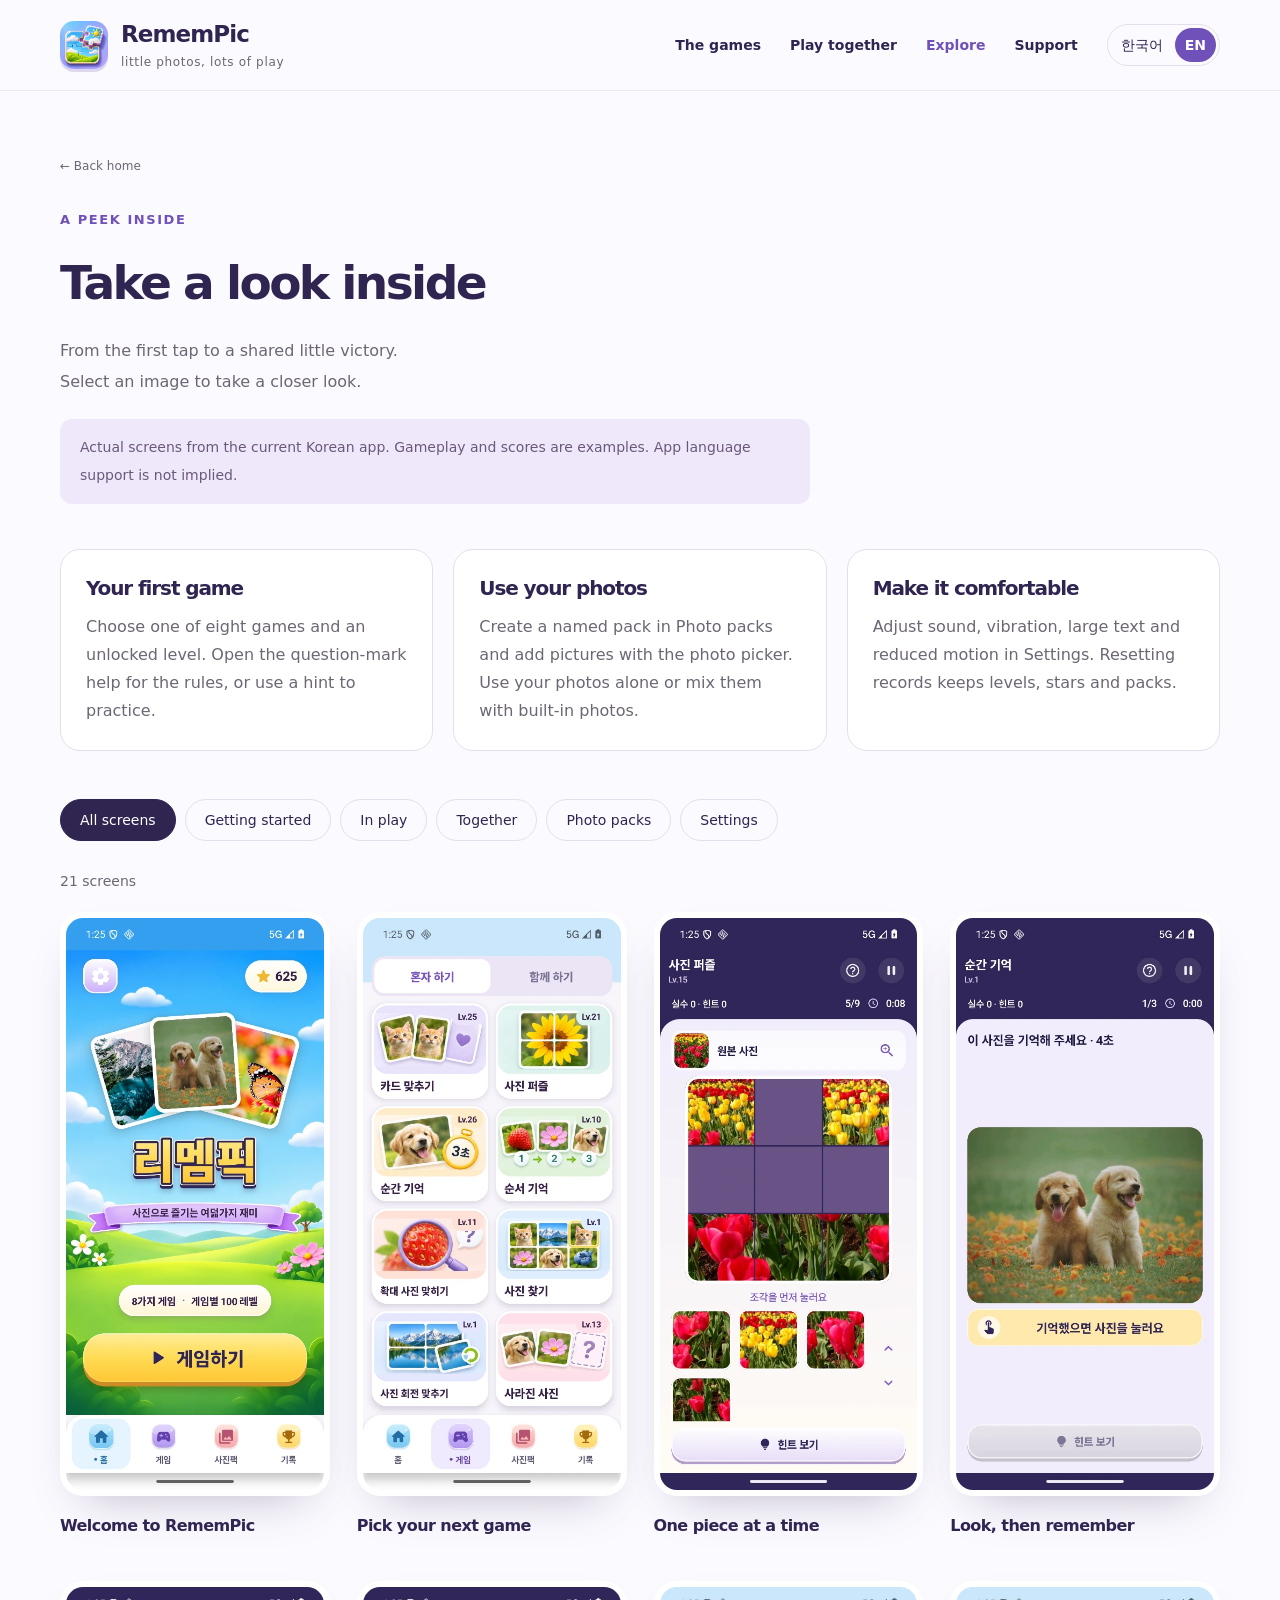
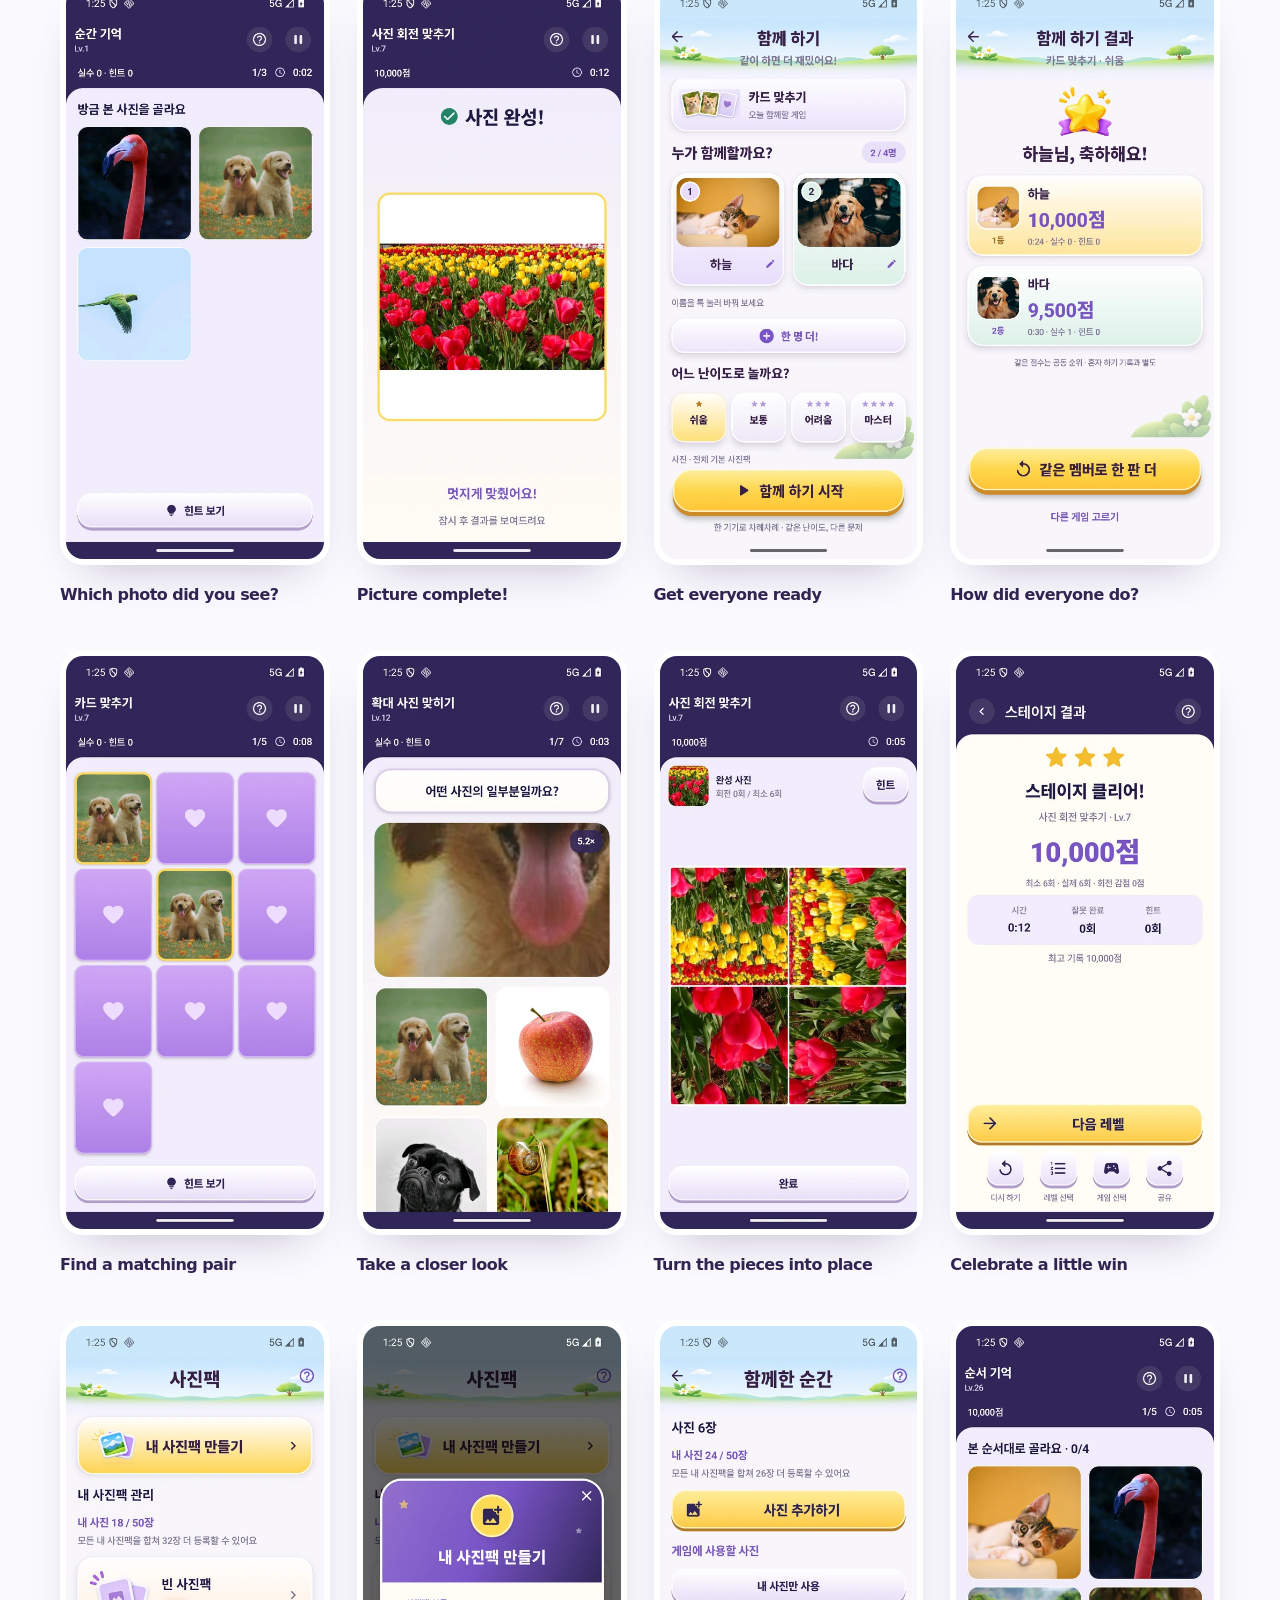
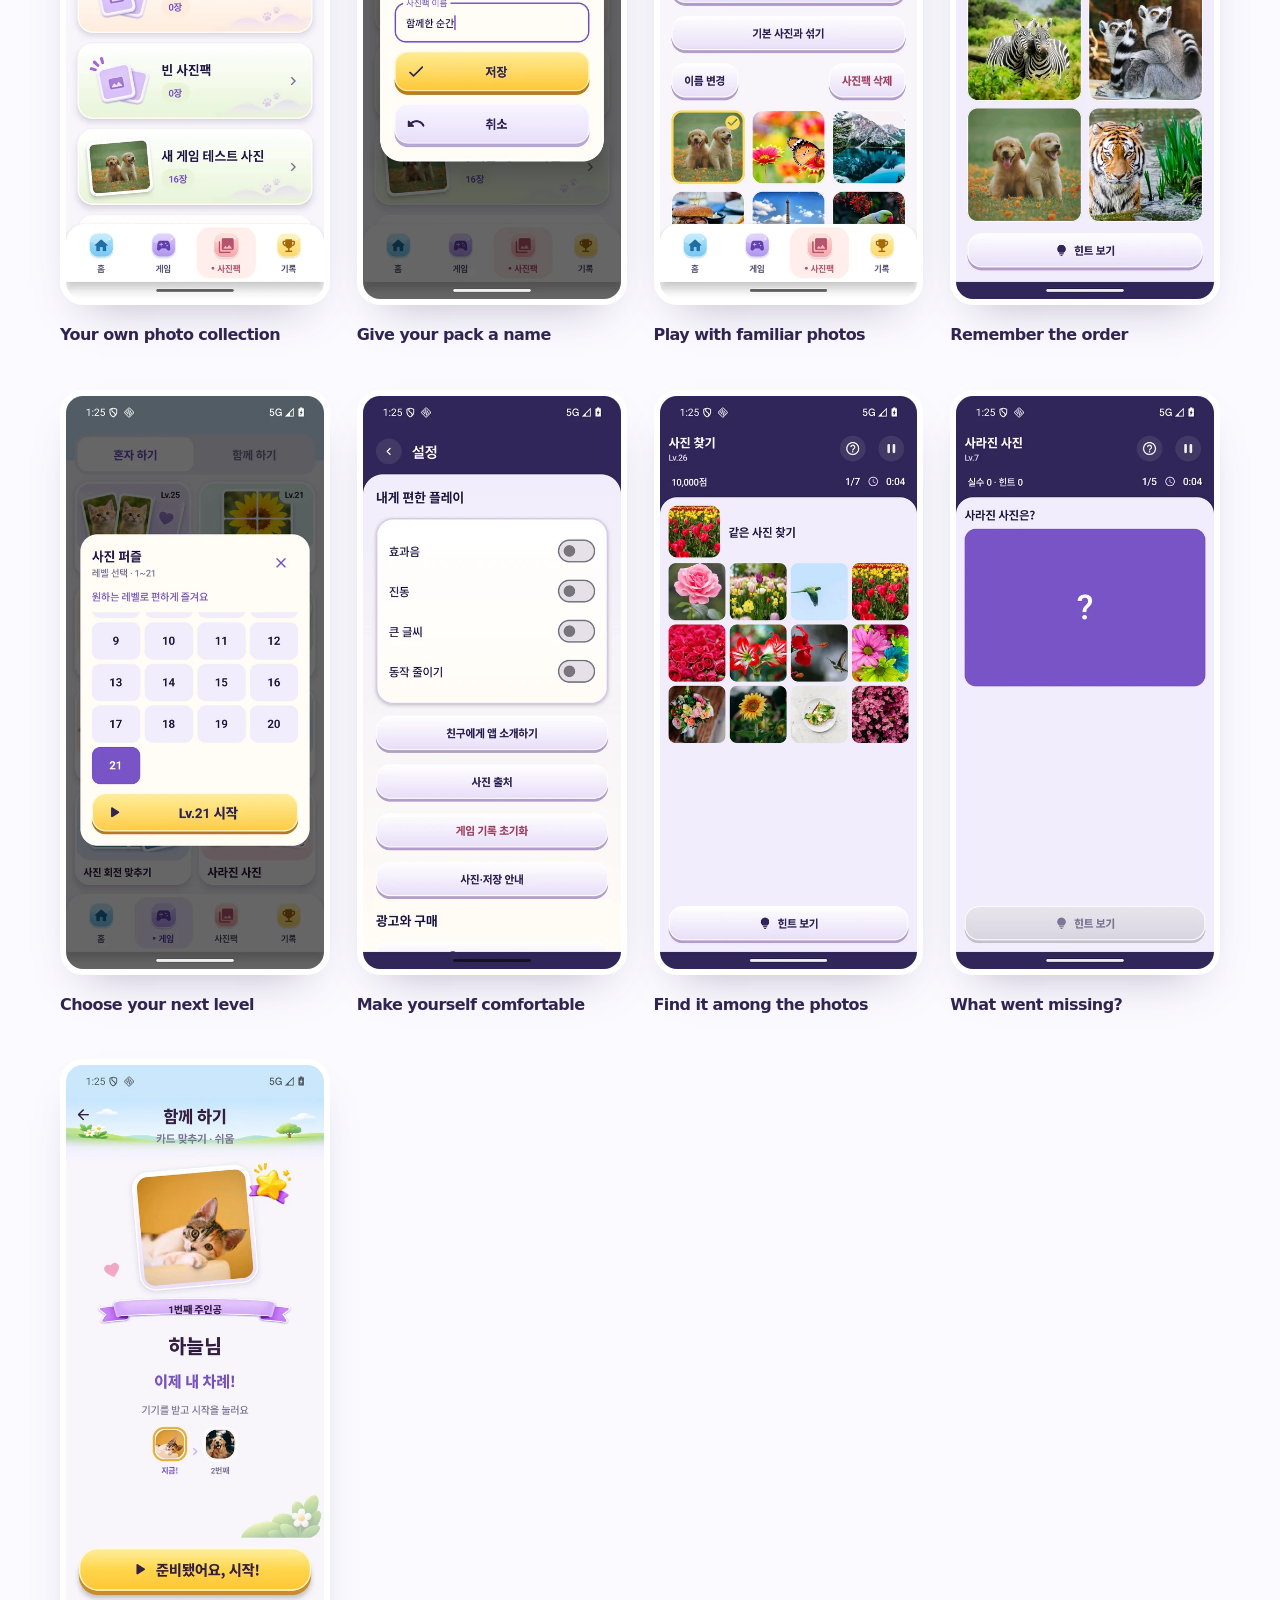
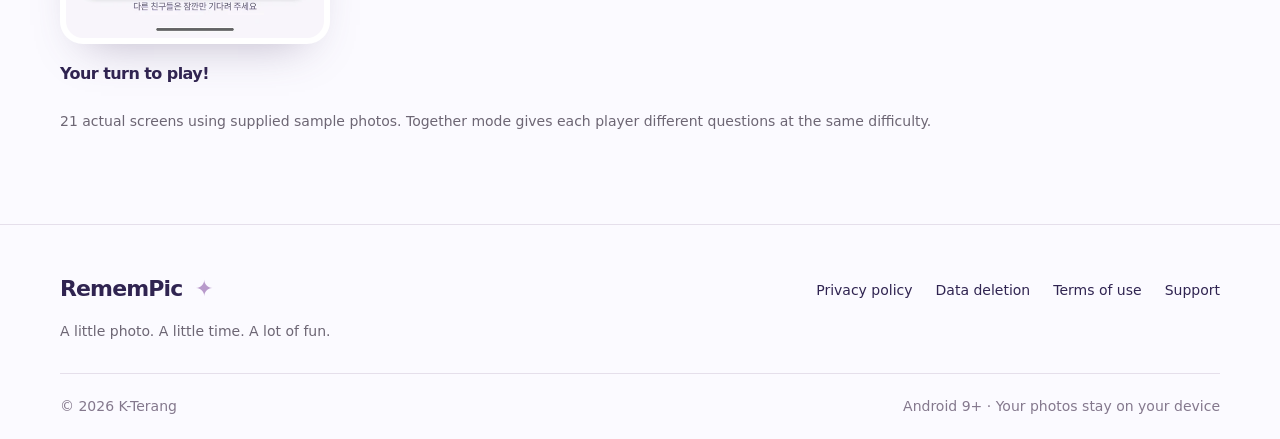
<file: guide.en.html>
<!doctype html>
<html lang="en"><head><meta charset="utf-8"><meta name="viewport" content="width=device-width, initial-scale=1"><meta name="color-scheme" content="light"><meta name="theme-color" content="#f8f7ff"><title>Take a look inside · RememPic</title><meta name="description" content="Explore RememPic: home, game selection, puzzles, memory games, and together mode."><meta property="og:title" content="Take a look inside · RememPic"><meta property="og:description" content="Explore RememPic: home, game selection, puzzles, memory games, and together mode."><meta property="og:type" content="website"><meta property="og:locale" content="en_US"><meta name="twitter:card" content="summary_large_image"><link rel="canonical" href="https://k-ternag.github.io/imageGameHome/guide.en.html"><meta property="og:url" content="https://k-ternag.github.io/imageGameHome/guide.en.html"><meta property="og:image" content="https://k-ternag.github.io/imageGameHome/assets/og-en.png"><meta property="og:image:width" content="1200"><meta property="og:image:height" content="630"><meta property="og:image:alt" content="RememPic · Eight ways to play with photos"><meta name="twitter:image" content="https://k-ternag.github.io/imageGameHome/assets/og-en.png"><link rel="alternate" hreflang="ko" href="https://k-ternag.github.io/imageGameHome/guide.html"><link rel="alternate" hreflang="en" href="https://k-ternag.github.io/imageGameHome/guide.en.html"><link rel="alternate" hreflang="x-default" href="https://k-ternag.github.io/imageGameHome/guide.en.html"><link rel="icon" href="assets/favicon.svg" type="image/svg+xml"><link rel="stylesheet" href="styles.css"><script src="app.js" defer></script></head>
<body data-page="guide"><a class="skip-link" href="#main">Skip to content</a>
<header class="site-header"><div class="wrap header-inner"><a class="brand" href="index.en.html"><img class="brand-icon" src="assets/favicon-64.png" alt="" width="48" height="48"><span>RememPic<small>little photos, lots of play</small></span></a>
<button class="menu-toggle" aria-expanded="false" aria-controls="navigation">Menu <span aria-hidden="true">☰</span></button>
<nav id="navigation" aria-label="Main navigation"><a href="index.en.html#games">The games</a><a href="index.en.html#together">Play together</a><a href="guide.en.html" aria-current="page">Explore</a><a href="support.en.html">Support</a><div class="languages" aria-label="Language"><a href="guide.html" lang="ko" hreflang="ko">한국어</a><a href="guide.en.html" lang="en" hreflang="en" aria-current="page">EN</a></div></nav></div></header><main id="main"><section class="page-intro wrap"><a class="breadcrumb" href="index.en.html">← Back home</a><span class="eyebrow">A PEEK INSIDE</span><h1>Take a look inside</h1><p>From the first tap to a shared little victory.<br>Select an image to take a closer look.</p><p class="image-disclosure">Actual screens from the current Korean app. Gameplay and scores are examples. App language support is not implied.</p></section><section class="wrap quick-start" aria-label="Getting started"><article><h2>Your first game</h2><p>Choose one of eight games and an unlocked level. Open the question-mark help for the rules, or use a hint to practice.</p></article><article><h2>Use your photos</h2><p>Create a named pack in Photo packs and add pictures with the photo picker. Use your photos alone or mix them with built-in photos.</p></article><article><h2>Make it comfortable</h2><p>Adjust sound, vibration, large text and reduced motion in Settings. Resetting records keeps levels, stars and packs.</p></article></section><section class="wrap gallery-section" id="screens"><div class="filter-bar" role="group" aria-label="Filter screens" data-filter-group="gallery" hidden><button type="button" data-filter="all" aria-pressed="true">All screens</button><button type="button" data-filter="start" aria-pressed="false">Getting started</button><button type="button" data-filter="play" aria-pressed="false">In play</button><button type="button" data-filter="together" aria-pressed="false">Together</button><button type="button" data-filter="photos" aria-pressed="false">Photo packs</button><button type="button" data-filter="settings" aria-pressed="false">Settings</button></div><p class="filter-status" aria-live="polite" data-filter-status></p><div class="gallery-grid"><figure class="gallery-card" data-category="start"><a class="screen-link " href="assets/en/originals/01-home.png" data-lightbox data-title="Welcome to RememPic" data-preview="assets/en/screens/01-home-800.webp" aria-label="Welcome to RememPic · Enlarge image"><img src="assets/en/screens/01-home-480.webp" srcset="assets/en/screens/01-home-480.webp 480w, assets/en/screens/01-home-800.webp 800w" sizes="(max-width: 600px) 75vw, 320px" width="1080" height="2400" alt="RememPic home screen with photo cards and a yellow play button" loading="eager" decoding="async" fetchpriority="high"><span class="zoom-hint" aria-hidden="true">↗</span></a><figcaption><h2>Welcome to RememPic</h2></figcaption></figure><figure class="gallery-card" data-category="start"><a class="screen-link " href="assets/en/originals/02-games.png" data-lightbox data-title="Pick your next game" data-preview="assets/en/screens/02-games-800.webp" aria-label="Pick your next game · Enlarge image"><img src="assets/en/screens/02-games-480.webp" srcset="assets/en/screens/02-games-480.webp 480w, assets/en/screens/02-games-800.webp 800w" sizes="(max-width: 600px) 75vw, 320px" width="1080" height="2400" alt="Game selection with eight games and solo or together modes" loading="eager" decoding="async" fetchpriority="high"><span class="zoom-hint" aria-hidden="true">↗</span></a><figcaption><h2>Pick your next game</h2></figcaption></figure><figure class="gallery-card" data-category="play"><a class="screen-link " href="assets/en/originals/03-photo-puzzle.png" data-lightbox data-title="One piece at a time" data-preview="assets/en/screens/03-photo-puzzle-800.webp" aria-label="One piece at a time · Enlarge image"><img src="assets/en/screens/03-photo-puzzle-480.webp" srcset="assets/en/screens/03-photo-puzzle-480.webp 480w, assets/en/screens/03-photo-puzzle-800.webp 800w" sizes="(max-width: 600px) 75vw, 320px" width="1080" height="2400" alt="A photo puzzle with missing pieces" loading="lazy" decoding="async"><span class="zoom-hint" aria-hidden="true">↗</span></a><figcaption><h2>One piece at a time</h2></figcaption></figure><figure class="gallery-card" data-category="play"><a class="screen-link " href="assets/en/originals/04-memory-photo.png" data-lightbox data-title="Look, then remember" data-preview="assets/en/screens/04-memory-photo-800.webp" aria-label="Look, then remember · Enlarge image"><img src="assets/en/screens/04-memory-photo-480.webp" srcset="assets/en/screens/04-memory-photo-480.webp 480w, assets/en/screens/04-memory-photo-800.webp 800w" sizes="(max-width: 600px) 75vw, 320px" width="1080" height="2400" alt="A photo shown during the memory game" loading="lazy" decoding="async"><span class="zoom-hint" aria-hidden="true">↗</span></a><figcaption><h2>Look, then remember</h2></figcaption></figure><figure class="gallery-card" data-category="play"><a class="screen-link " href="assets/en/originals/05-memory-choices.png" data-lightbox data-title="Which photo did you see?" data-preview="assets/en/screens/05-memory-choices-800.webp" aria-label="Which photo did you see? · Enlarge image"><img src="assets/en/screens/05-memory-choices-480.webp" srcset="assets/en/screens/05-memory-choices-480.webp 480w, assets/en/screens/05-memory-choices-800.webp 800w" sizes="(max-width: 600px) 75vw, 320px" width="1080" height="2400" alt="Answer choices for the photo memory game" loading="lazy" decoding="async"><span class="zoom-hint" aria-hidden="true">↗</span></a><figcaption><h2>Which photo did you see?</h2></figcaption></figure><figure class="gallery-card" data-category="play"><a class="screen-link " href="assets/en/originals/06-photo-complete.png" data-lightbox data-title="Picture complete!" data-preview="assets/en/screens/06-photo-complete-800.webp" aria-label="Picture complete! · Enlarge image"><img src="assets/en/screens/06-photo-complete-480.webp" srcset="assets/en/screens/06-photo-complete-480.webp 480w, assets/en/screens/06-photo-complete-800.webp 800w" sizes="(max-width: 600px) 75vw, 320px" width="1080" height="2400" alt="The completed photo after the rotation puzzle" loading="lazy" decoding="async"><span class="zoom-hint" aria-hidden="true">↗</span></a><figcaption><h2>Picture complete!</h2></figcaption></figure><figure class="gallery-card" data-category="together"><a class="screen-link " href="assets/en/originals/07-together-setup.png" data-lightbox data-title="Get everyone ready" data-preview="assets/en/screens/07-together-setup-800.webp" aria-label="Get everyone ready · Enlarge image"><img src="assets/en/screens/07-together-setup-480.webp" srcset="assets/en/screens/07-together-setup-480.webp 480w, assets/en/screens/07-together-setup-800.webp 800w" sizes="(max-width: 600px) 75vw, 320px" width="1080" height="2400" alt="Choosing participants and difficulty for together mode" loading="lazy" decoding="async"><span class="zoom-hint" aria-hidden="true">↗</span></a><figcaption><h2>Get everyone ready</h2></figcaption></figure><figure class="gallery-card" data-category="together"><a class="screen-link " href="assets/en/originals/08-together-result.png" data-lightbox data-title="How did everyone do?" data-preview="assets/en/screens/08-together-result-800.webp" aria-label="How did everyone do? · Enlarge image"><img src="assets/en/screens/08-together-result-480.webp" srcset="assets/en/screens/08-together-result-480.webp 480w, assets/en/screens/08-together-result-800.webp 800w" sizes="(max-width: 600px) 75vw, 320px" width="1080" height="2400" alt="Comparing scores and rankings after playing together" loading="lazy" decoding="async"><span class="zoom-hint" aria-hidden="true">↗</span></a><figcaption><h2>How did everyone do?</h2></figcaption></figure><figure class="gallery-card" data-category="play"><a class="screen-link " href="assets/en/originals/09-card-match.png" data-lightbox data-title="Find a matching pair" data-preview="assets/en/screens/09-card-match-800.webp" aria-label="Find a matching pair · Enlarge image"><img src="assets/en/screens/09-card-match-480.webp" srcset="assets/en/screens/09-card-match-480.webp 480w, assets/en/screens/09-card-match-800.webp 800w" sizes="(max-width: 600px) 75vw, 320px" width="1080" height="2400" alt="Matching pairs of photo cards" loading="lazy" decoding="async"><span class="zoom-hint" aria-hidden="true">↗</span></a><figcaption><h2>Find a matching pair</h2></figcaption></figure><figure class="gallery-card" data-category="play"><a class="screen-link " href="assets/en/originals/10-photo-zoom.png" data-lightbox data-title="Take a closer look" data-preview="assets/en/screens/10-photo-zoom-800.webp" aria-label="Take a closer look · Enlarge image"><img src="assets/en/screens/10-photo-zoom-480.webp" srcset="assets/en/screens/10-photo-zoom-480.webp 480w, assets/en/screens/10-photo-zoom-800.webp 800w" sizes="(max-width: 600px) 75vw, 320px" width="1080" height="2400" alt="Identifying a photo from a magnified detail" loading="lazy" decoding="async"><span class="zoom-hint" aria-hidden="true">↗</span></a><figcaption><h2>Take a closer look</h2></figcaption></figure><figure class="gallery-card" data-category="play"><a class="screen-link " href="assets/en/originals/11-photo-rotation.png" data-lightbox data-title="Turn the pieces into place" data-preview="assets/en/screens/11-photo-rotation-800.webp" aria-label="Turn the pieces into place · Enlarge image"><img src="assets/en/screens/11-photo-rotation-480.webp" srcset="assets/en/screens/11-photo-rotation-480.webp 480w, assets/en/screens/11-photo-rotation-800.webp 800w" sizes="(max-width: 600px) 75vw, 320px" width="1080" height="2400" alt="Rotating flower photo pieces into place" loading="lazy" decoding="async"><span class="zoom-hint" aria-hidden="true">↗</span></a><figcaption><h2>Turn the pieces into place</h2></figcaption></figure><figure class="gallery-card" data-category="play"><a class="screen-link " href="assets/en/originals/12-result.png" data-lightbox data-title="Celebrate a little win" data-preview="assets/en/screens/12-result-800.webp" aria-label="Celebrate a little win · Enlarge image"><img src="assets/en/screens/12-result-480.webp" srcset="assets/en/screens/12-result-480.webp 480w, assets/en/screens/12-result-800.webp 800w" sizes="(max-width: 600px) 75vw, 320px" width="1080" height="2400" alt="Stage results showing stars, score, mistakes, and hints" loading="lazy" decoding="async"><span class="zoom-hint" aria-hidden="true">↗</span></a><figcaption><h2>Celebrate a little win</h2></figcaption></figure><figure class="gallery-card" data-category="photos"><a class="screen-link " href="assets/en/originals/13-packs.png" data-lightbox data-title="Your own photo collection" data-preview="assets/en/screens/13-packs-800.webp" aria-label="Your own photo collection · Enlarge image"><img src="assets/en/screens/13-packs-480.webp" srcset="assets/en/screens/13-packs-480.webp 480w, assets/en/screens/13-packs-800.webp 800w" sizes="(max-width: 600px) 75vw, 320px" width="1080" height="2400" alt="Personal photo packs and the photo count" loading="lazy" decoding="async"><span class="zoom-hint" aria-hidden="true">↗</span></a><figcaption><h2>Your own photo collection</h2></figcaption></figure><figure class="gallery-card" data-category="photos"><a class="screen-link " href="assets/en/originals/14-pack-create.png" data-lightbox data-title="Give your pack a name" data-preview="assets/en/screens/14-pack-create-800.webp" aria-label="Give your pack a name · Enlarge image"><img src="assets/en/screens/14-pack-create-480.webp" srcset="assets/en/screens/14-pack-create-480.webp 480w, assets/en/screens/14-pack-create-800.webp 800w" sizes="(max-width: 600px) 75vw, 320px" width="1080" height="2400" alt="Naming a new photo pack" loading="lazy" decoding="async"><span class="zoom-hint" aria-hidden="true">↗</span></a><figcaption><h2>Give your pack a name</h2></figcaption></figure><figure class="gallery-card" data-category="photos"><a class="screen-link " href="assets/en/originals/15-pack-detail.png" data-lightbox data-title="Play with familiar photos" data-preview="assets/en/screens/15-pack-detail-800.webp" aria-label="Play with familiar photos · Enlarge image"><img src="assets/en/screens/15-pack-detail-480.webp" srcset="assets/en/screens/15-pack-detail-480.webp 480w, assets/en/screens/15-pack-detail-800.webp 800w" sizes="(max-width: 600px) 75vw, 320px" width="1080" height="2400" alt="Adding photos and managing a photo pack" loading="lazy" decoding="async"><span class="zoom-hint" aria-hidden="true">↗</span></a><figcaption><h2>Play with familiar photos</h2></figcaption></figure><figure class="gallery-card" data-category="play"><a class="screen-link " href="assets/en/originals/16-sequence-memory.png" data-lightbox data-title="Remember the order" data-preview="assets/en/screens/16-sequence-memory-800.webp" aria-label="Remember the order · Enlarge image"><img src="assets/en/screens/16-sequence-memory-480.webp" srcset="assets/en/screens/16-sequence-memory-480.webp 480w, assets/en/screens/16-sequence-memory-800.webp 800w" sizes="(max-width: 600px) 75vw, 320px" width="1080" height="2400" alt="Choosing photos in the order they appeared" loading="lazy" decoding="async"><span class="zoom-hint" aria-hidden="true">↗</span></a><figcaption><h2>Remember the order</h2></figcaption></figure><figure class="gallery-card" data-category="start"><a class="screen-link " href="assets/en/originals/17-levels.png" data-lightbox data-title="Choose your next level" data-preview="assets/en/screens/17-levels-800.webp" aria-label="Choose your next level · Enlarge image"><img src="assets/en/screens/17-levels-480.webp" srcset="assets/en/screens/17-levels-480.webp 480w, assets/en/screens/17-levels-800.webp 800w" sizes="(max-width: 600px) 75vw, 320px" width="1080" height="2400" alt="Level selection for the photo puzzle" loading="lazy" decoding="async"><span class="zoom-hint" aria-hidden="true">↗</span></a><figcaption><h2>Choose your next level</h2></figcaption></figure><figure class="gallery-card" data-category="settings"><a class="screen-link " href="assets/en/originals/18-settings.png" data-lightbox data-title="Make yourself comfortable" data-preview="assets/en/screens/18-settings-800.webp" aria-label="Make yourself comfortable · Enlarge image"><img src="assets/en/screens/18-settings-480.webp" srcset="assets/en/screens/18-settings-480.webp 480w, assets/en/screens/18-settings-800.webp 800w" sizes="(max-width: 600px) 75vw, 320px" width="1080" height="2400" alt="Sound, vibration, large text, reduced motion, and record reset settings" loading="lazy" decoding="async"><span class="zoom-hint" aria-hidden="true">↗</span></a><figcaption><h2>Make yourself comfortable</h2></figcaption></figure><figure class="gallery-card" data-category="play"><a class="screen-link " href="assets/en/originals/19-photo-search.png" data-lightbox data-title="Find it among the photos" data-preview="assets/en/screens/19-photo-search-800.webp" aria-label="Find it among the photos · Enlarge image"><img src="assets/en/screens/19-photo-search-480.webp" srcset="assets/en/screens/19-photo-search-480.webp 480w, assets/en/screens/19-photo-search-800.webp 800w" sizes="(max-width: 600px) 75vw, 320px" width="1080" height="2400" alt="Finding the target among several photos" loading="lazy" decoding="async"><span class="zoom-hint" aria-hidden="true">↗</span></a><figcaption><h2>Find it among the photos</h2></figcaption></figure><figure class="gallery-card" data-category="play"><a class="screen-link " href="assets/en/originals/20-missing-photo.png" data-lightbox data-title="What went missing?" data-preview="assets/en/screens/20-missing-photo-800.webp" aria-label="What went missing? · Enlarge image"><img src="assets/en/screens/20-missing-photo-480.webp" srcset="assets/en/screens/20-missing-photo-480.webp 480w, assets/en/screens/20-missing-photo-800.webp 800w" sizes="(max-width: 600px) 75vw, 320px" width="1080" height="2400" alt="Remembering the missing photo" loading="lazy" decoding="async"><span class="zoom-hint" aria-hidden="true">↗</span></a><figcaption><h2>What went missing?</h2></figcaption></figure><figure class="gallery-card" data-category="together"><a class="screen-link " href="assets/en/originals/21-together-ready.png" data-lightbox data-title="Your turn to play!" data-preview="assets/en/screens/21-together-ready-800.webp" aria-label="Your turn to play! · Enlarge image"><img src="assets/en/screens/21-together-ready-480.webp" srcset="assets/en/screens/21-together-ready-480.webp 480w, assets/en/screens/21-together-ready-800.webp 800w" sizes="(max-width: 600px) 75vw, 320px" width="1080" height="2400" alt="Passing the device to the next player" loading="lazy" decoding="async"><span class="zoom-hint" aria-hidden="true">↗</span></a><figcaption><h2>Your turn to play!</h2></figcaption></figure></div><p class="small-note">21 actual screens using supplied sample photos. Together mode gives each player different questions at the same difficulty.</p></section></main><footer class="site-footer"><div class="wrap"><div class="footer-main"><div><a class="footer-brand" href="index.en.html">RememPic <span aria-hidden="true">✦</span></a><p>A little photo. A little time. A lot of fun.</p></div><nav class="footer-links" aria-label="Service information"><a href="privacy.en.html">Privacy policy</a><a href="delete-account.en.html">Data deletion</a><a href="terms.en.html">Terms of use</a><a href="support.en.html">Support</a></nav></div><div class="footer-bottom"><span>© 2026 K-Terang</span><span>Android 9+ · Your photos stay on your device</span></div></div></footer>
<dialog id="lightbox" aria-labelledby="lightbox-title"><div class="lightbox-bar"><h2 id="lightbox-title"></h2><button type="button" id="close-lightbox" aria-label="Close enlarged image">×</button></div><div class="lightbox-stage"><button type="button" id="previous-image" aria-label="Previous image">←</button><img id="lightbox-image" alt=""><button type="button" id="next-image" aria-label="Next image">→</button></div><div class="lightbox-bottom"><span id="image-position" aria-live="polite"></span><a id="original-image" href="assets/en/originals/01-home.png" target="_blank" rel="noopener">Open original image</a></div><p class="lightbox-note">Actual screens from the current Korean app. Gameplay and scores are examples. App language support is not implied.</p></dialog></body></html>
</file>
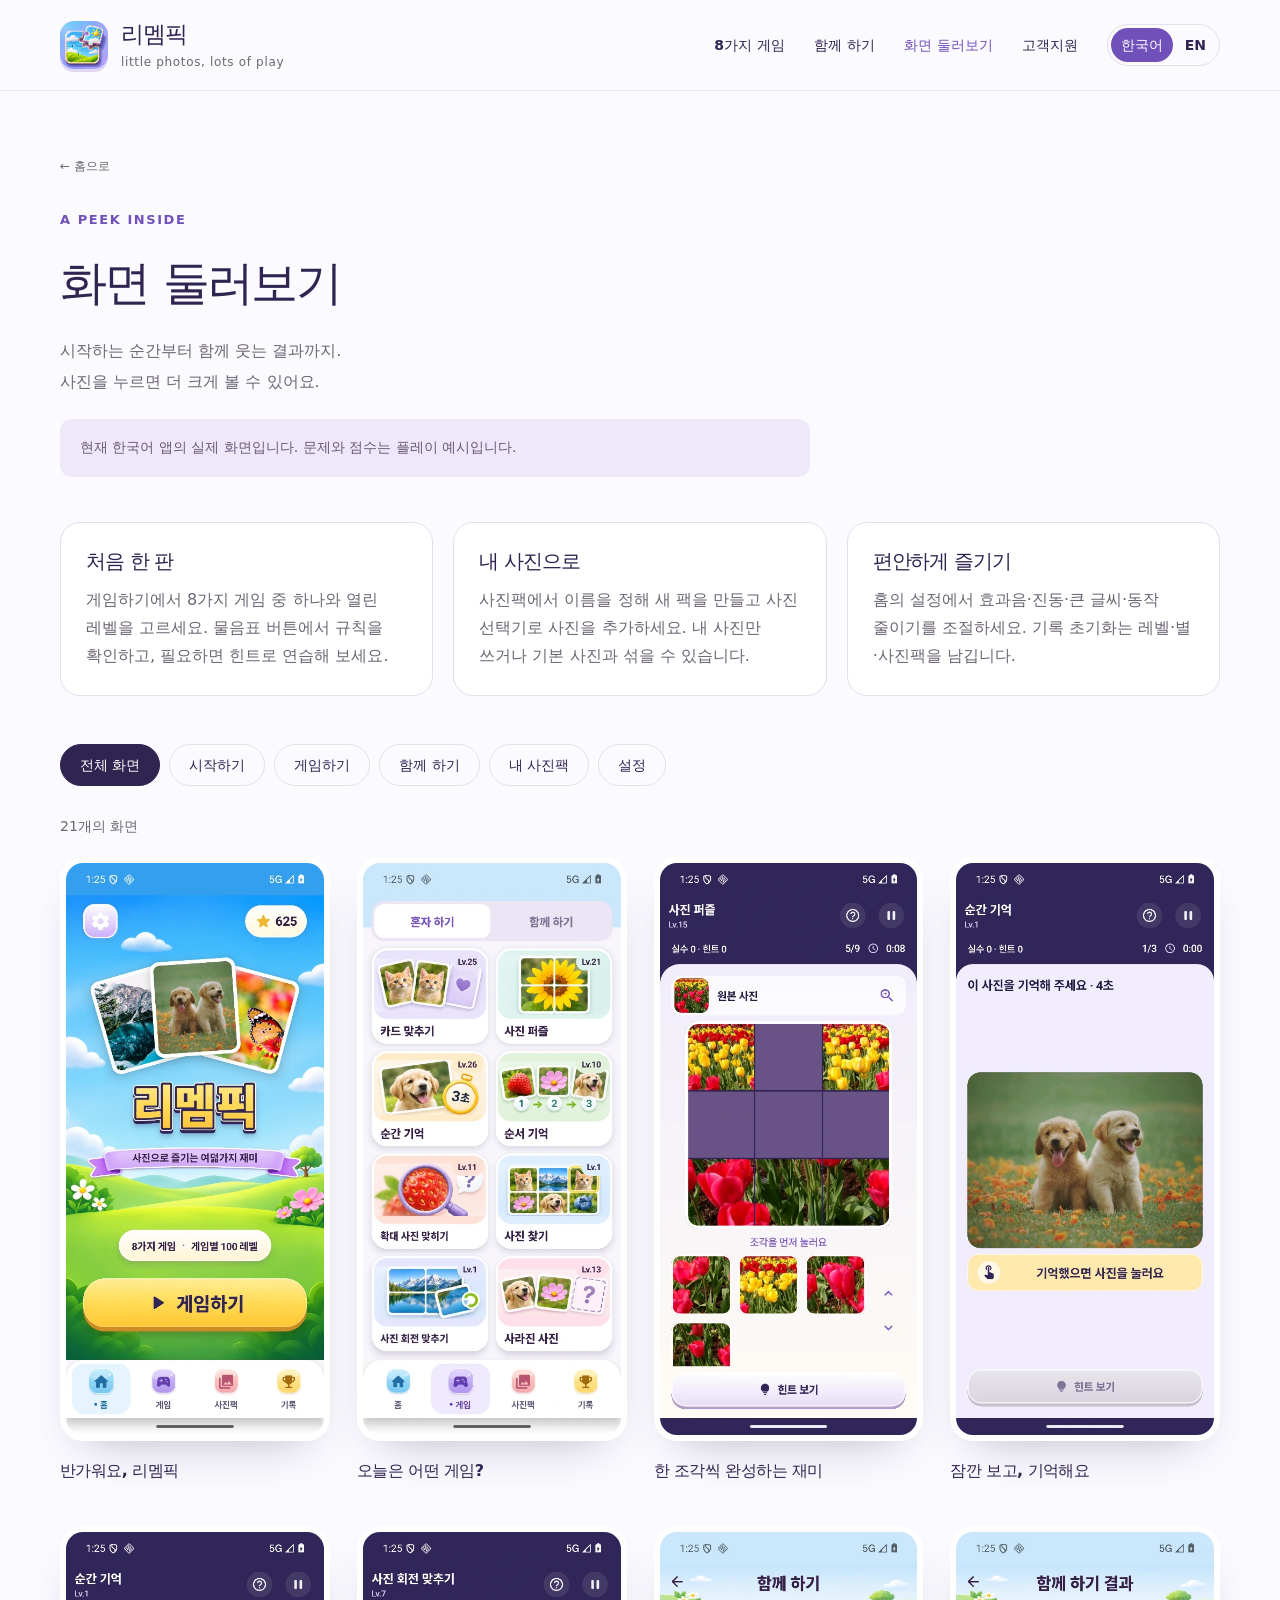
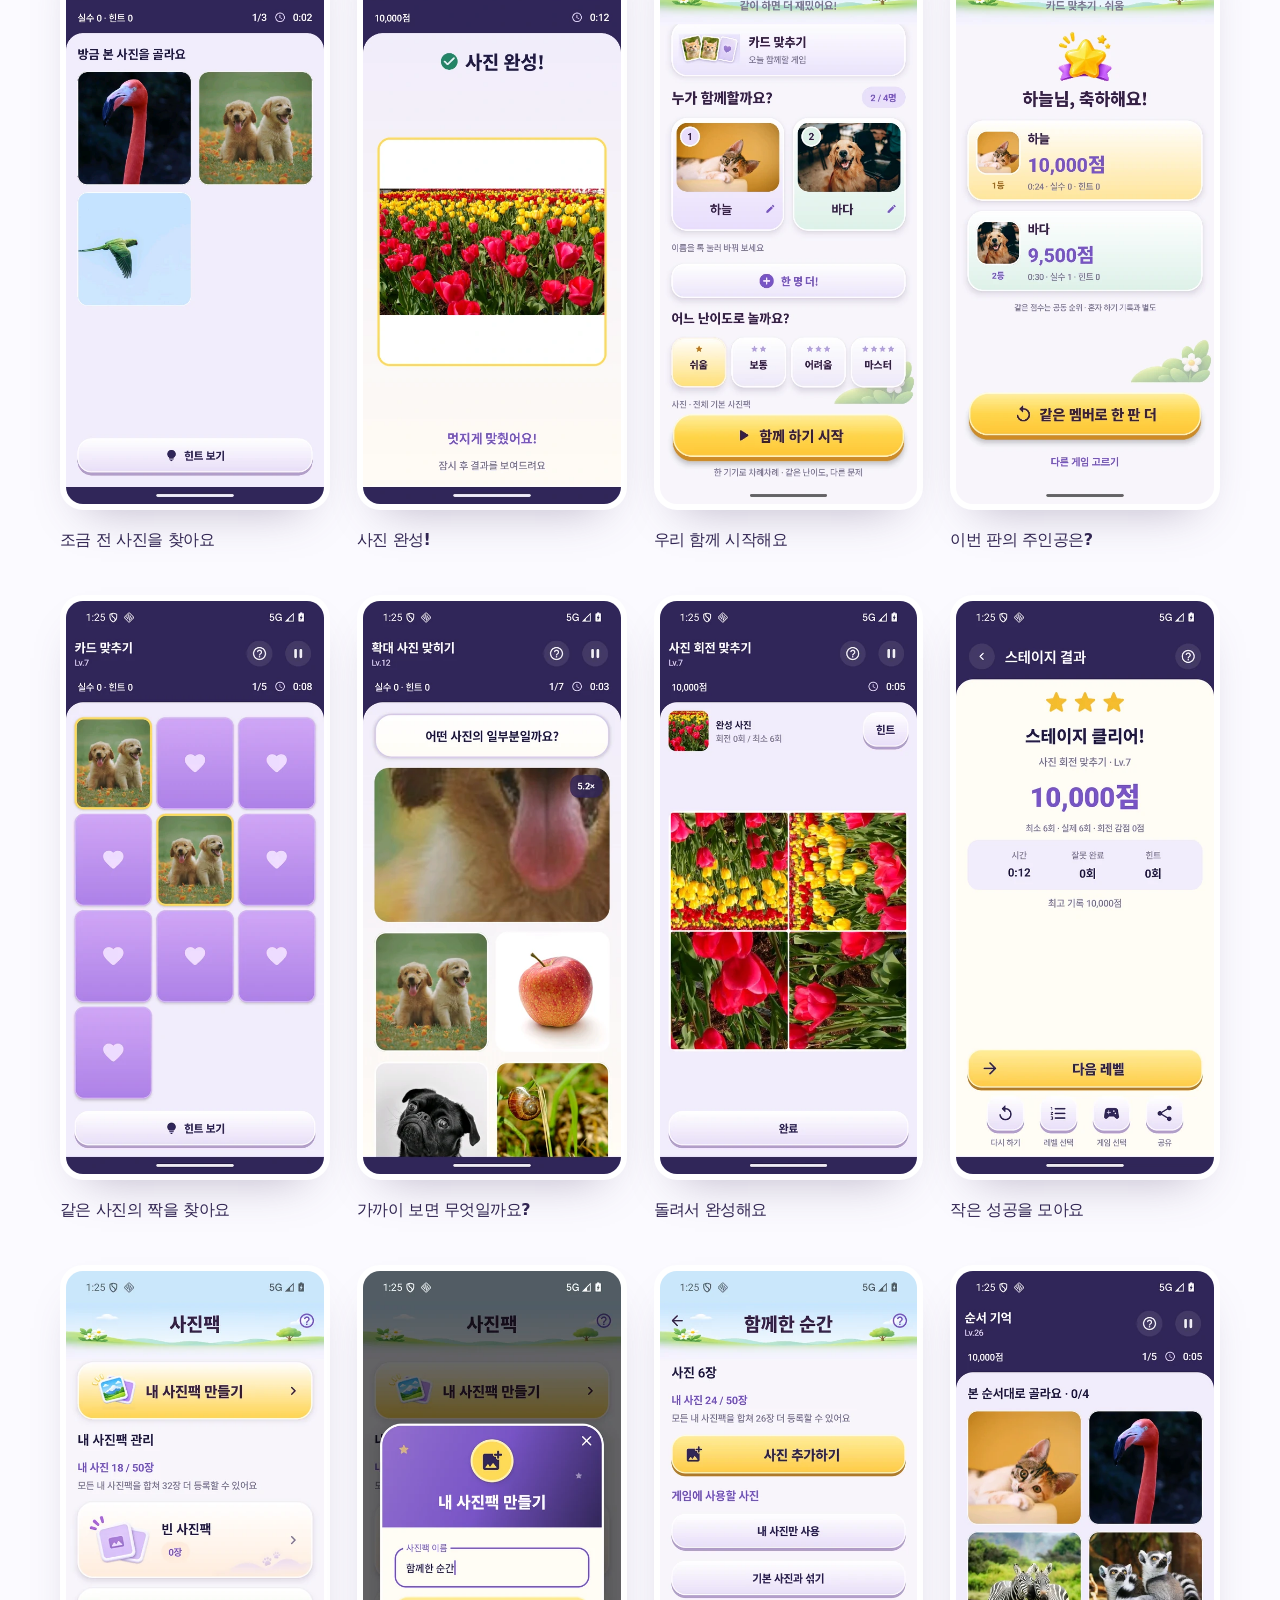
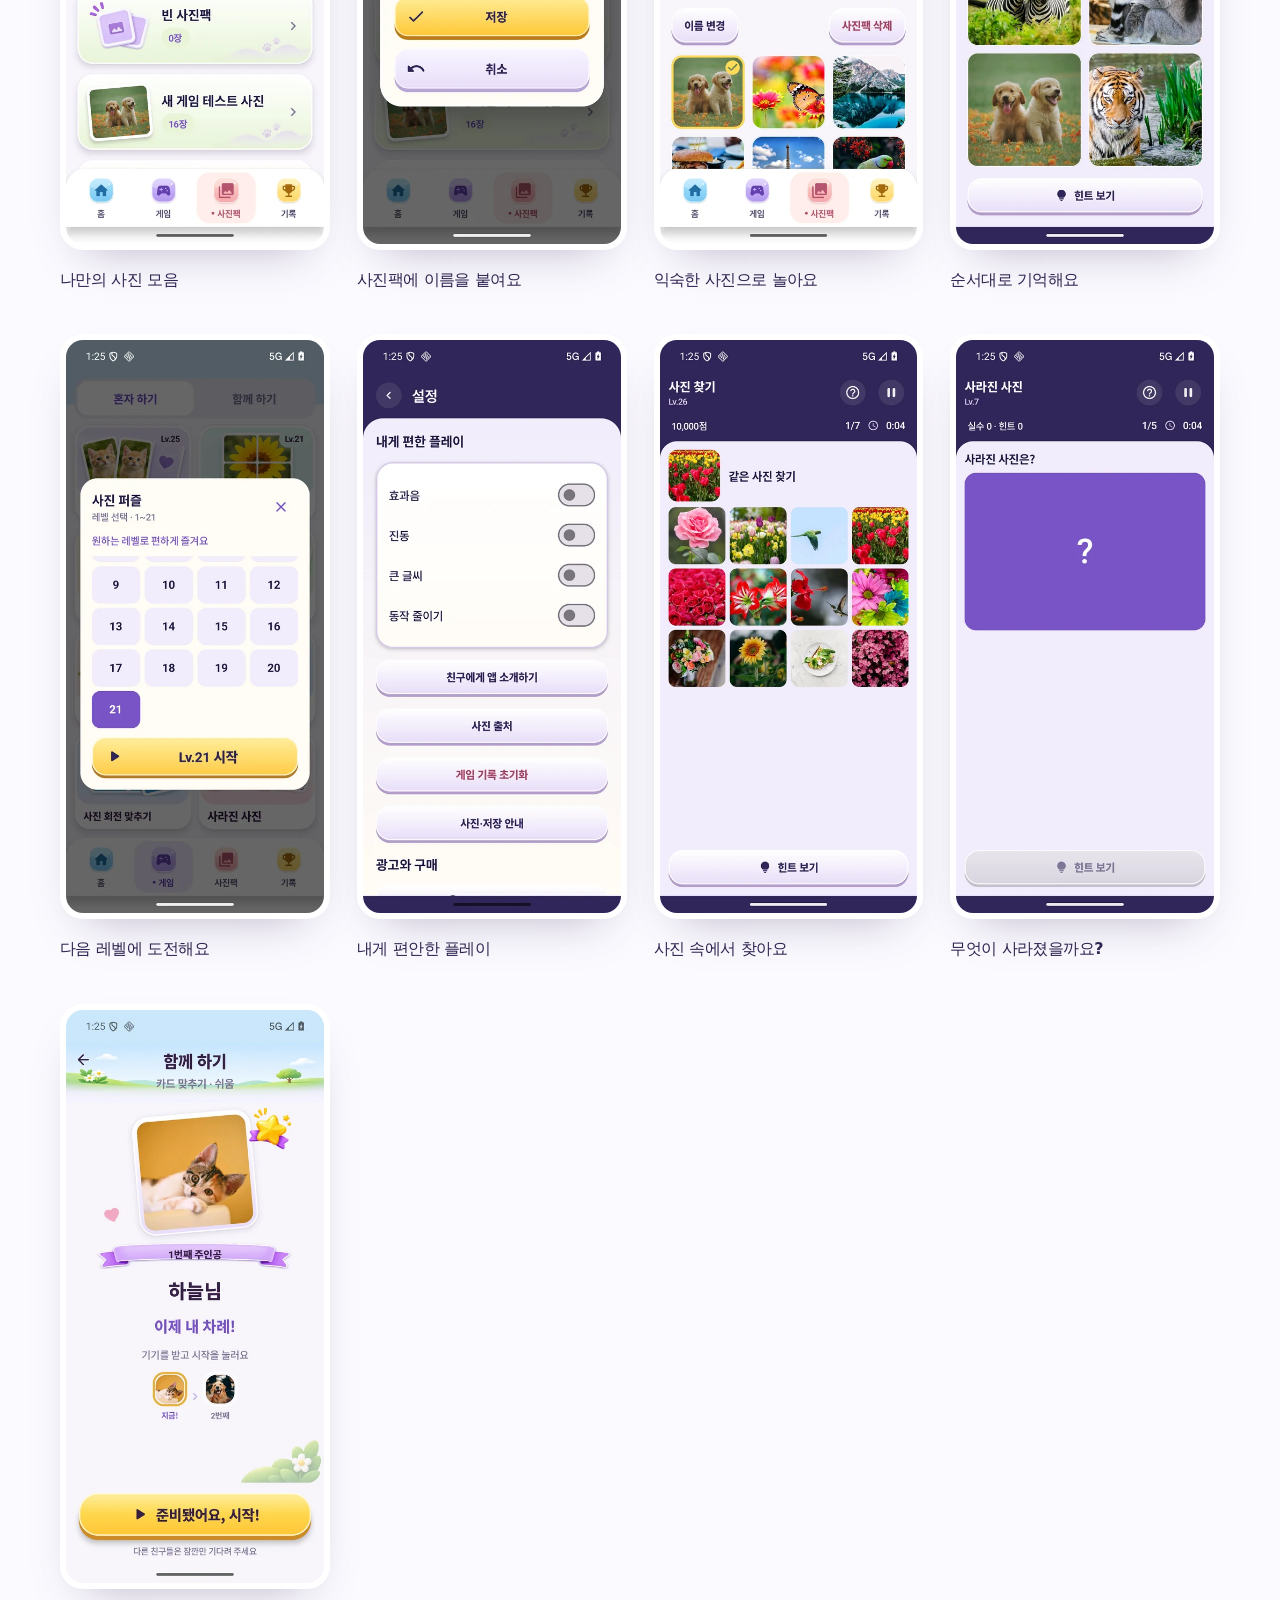
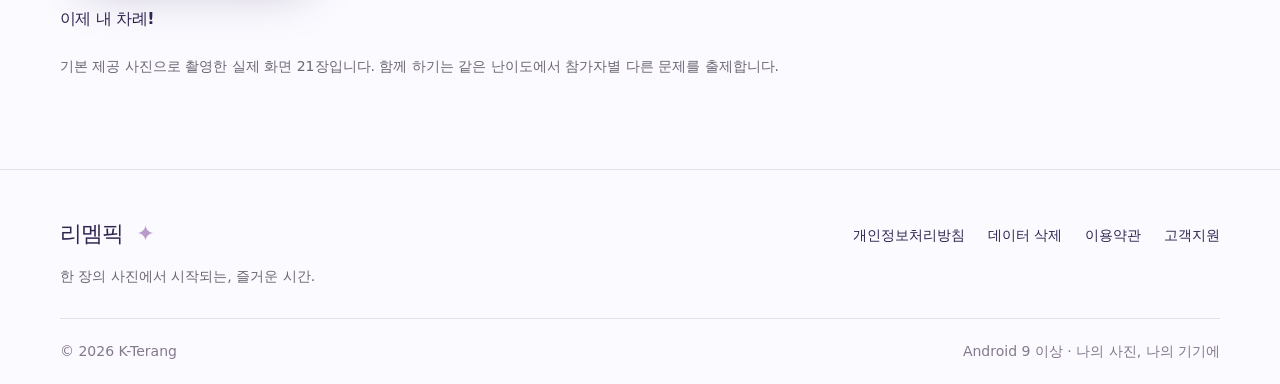
<file: guide.html>
<!doctype html>
<html lang="ko"><head><meta charset="utf-8"><meta name="viewport" content="width=device-width, initial-scale=1"><meta name="color-scheme" content="light"><meta name="theme-color" content="#f8f7ff"><title>화면 둘러보기 · 리멤픽</title><meta name="description" content="리멤픽의 홈, 게임 선택, 퍼즐, 순간 기억, 함께 하기 화면을 둘러보세요."><meta property="og:title" content="화면 둘러보기 · 리멤픽"><meta property="og:description" content="리멤픽의 홈, 게임 선택, 퍼즐, 순간 기억, 함께 하기 화면을 둘러보세요."><meta property="og:type" content="website"><meta property="og:locale" content="ko_KR"><meta name="twitter:card" content="summary_large_image"><link rel="canonical" href="https://k-ternag.github.io/imageGameHome/guide.html"><meta property="og:url" content="https://k-ternag.github.io/imageGameHome/guide.html"><meta property="og:image" content="https://k-ternag.github.io/imageGameHome/assets/og-ko.png"><meta property="og:image:width" content="1200"><meta property="og:image:height" content="630"><meta property="og:image:alt" content="리멤픽 · 사진으로 즐기는 여덟 가지 재미"><meta name="twitter:image" content="https://k-ternag.github.io/imageGameHome/assets/og-ko.png"><link rel="alternate" hreflang="ko" href="https://k-ternag.github.io/imageGameHome/guide.html"><link rel="alternate" hreflang="en" href="https://k-ternag.github.io/imageGameHome/guide.en.html"><link rel="alternate" hreflang="x-default" href="https://k-ternag.github.io/imageGameHome/guide.en.html"><link rel="icon" href="assets/favicon.svg" type="image/svg+xml"><link rel="stylesheet" href="styles.css"><script src="app.js" defer></script></head>
<body data-page="guide"><a class="skip-link" href="#main">본문 바로가기</a>
<header class="site-header"><div class="wrap header-inner"><a class="brand" href="index.html"><img class="brand-icon" src="assets/favicon-64.png" alt="" width="48" height="48"><span>리멤픽<small>little photos, lots of play</small></span></a>
<button class="menu-toggle" aria-expanded="false" aria-controls="navigation">메뉴 <span aria-hidden="true">☰</span></button>
<nav id="navigation" aria-label="주 메뉴"><a href="index.html#games">8가지 게임</a><a href="index.html#together">함께 하기</a><a href="guide.html" aria-current="page">화면 둘러보기</a><a href="support.html">고객지원</a><div class="languages" aria-label="Language"><a href="guide.html" lang="ko" hreflang="ko" aria-current="page">한국어</a><a href="guide.en.html" lang="en" hreflang="en">EN</a></div></nav></div></header><main id="main"><section class="page-intro wrap"><a class="breadcrumb" href="index.html">← 홈으로</a><span class="eyebrow">A PEEK INSIDE</span><h1>화면 둘러보기</h1><p>시작하는 순간부터 함께 웃는 결과까지.<br>사진을 누르면 더 크게 볼 수 있어요.</p><p class="image-disclosure">현재 한국어 앱의 실제 화면입니다. 문제와 점수는 플레이 예시입니다.</p></section><section class="wrap quick-start" aria-label="시작 가이드"><article><h2>처음 한 판</h2><p>게임하기에서 8가지 게임 중 하나와 열린 레벨을 고르세요. 물음표 버튼에서 규칙을 확인하고, 필요하면 힌트로 연습해 보세요.</p></article><article><h2>내 사진으로</h2><p>사진팩에서 이름을 정해 새 팩을 만들고 사진 선택기로 사진을 추가하세요. 내 사진만 쓰거나 기본 사진과 섞을 수 있습니다.</p></article><article><h2>편안하게 즐기기</h2><p>홈의 설정에서 효과음·진동·큰 글씨·동작 줄이기를 조절하세요. 기록 초기화는 레벨·별·사진팩을 남깁니다.</p></article></section><section class="wrap gallery-section" id="screens"><div class="filter-bar" role="group" aria-label="화면 분류" data-filter-group="gallery" hidden><button type="button" data-filter="all" aria-pressed="true">전체 화면</button><button type="button" data-filter="start" aria-pressed="false">시작하기</button><button type="button" data-filter="play" aria-pressed="false">게임하기</button><button type="button" data-filter="together" aria-pressed="false">함께 하기</button><button type="button" data-filter="photos" aria-pressed="false">내 사진팩</button><button type="button" data-filter="settings" aria-pressed="false">설정</button></div><p class="filter-status" aria-live="polite" data-filter-status></p><div class="gallery-grid"><figure class="gallery-card" data-category="start"><a class="screen-link " href="assets/ko/originals/01-home.png" data-lightbox data-title="반가워요, 리멤픽" data-preview="assets/ko/screens/01-home-800.webp" aria-label="반가워요, 리멤픽 · 크게 보기"><img src="assets/ko/screens/01-home-480.webp" srcset="assets/ko/screens/01-home-480.webp 480w, assets/ko/screens/01-home-800.webp 800w" sizes="(max-width: 600px) 75vw, 320px" width="1080" height="2400" alt="리멤픽 로고, 사진 카드와 노란 게임하기 버튼이 있는 홈 화면" loading="eager" decoding="async" fetchpriority="high"><span class="zoom-hint" aria-hidden="true">↗</span></a><figcaption><h2>반가워요, 리멤픽</h2></figcaption></figure><figure class="gallery-card" data-category="start"><a class="screen-link " href="assets/ko/originals/02-games.png" data-lightbox data-title="오늘은 어떤 게임?" data-preview="assets/ko/screens/02-games-800.webp" aria-label="오늘은 어떤 게임? · 크게 보기"><img src="assets/ko/screens/02-games-480.webp" srcset="assets/ko/screens/02-games-480.webp 480w, assets/ko/screens/02-games-800.webp 800w" sizes="(max-width: 600px) 75vw, 320px" width="1080" height="2400" alt="혼자 하기와 함께 하기, 8가지 게임을 고르는 화면" loading="eager" decoding="async" fetchpriority="high"><span class="zoom-hint" aria-hidden="true">↗</span></a><figcaption><h2>오늘은 어떤 게임?</h2></figcaption></figure><figure class="gallery-card" data-category="play"><a class="screen-link " href="assets/ko/originals/03-photo-puzzle.png" data-lightbox data-title="한 조각씩 완성하는 재미" data-preview="assets/ko/screens/03-photo-puzzle-800.webp" aria-label="한 조각씩 완성하는 재미 · 크게 보기"><img src="assets/ko/screens/03-photo-puzzle-480.webp" srcset="assets/ko/screens/03-photo-puzzle-480.webp 480w, assets/ko/screens/03-photo-puzzle-800.webp 800w" sizes="(max-width: 600px) 75vw, 320px" width="1080" height="2400" alt="사진의 빈칸에 조각을 맞추는 사진 퍼즐" loading="lazy" decoding="async"><span class="zoom-hint" aria-hidden="true">↗</span></a><figcaption><h2>한 조각씩 완성하는 재미</h2></figcaption></figure><figure class="gallery-card" data-category="play"><a class="screen-link " href="assets/ko/originals/04-memory-photo.png" data-lightbox data-title="잠깐 보고, 기억해요" data-preview="assets/ko/screens/04-memory-photo-800.webp" aria-label="잠깐 보고, 기억해요 · 크게 보기"><img src="assets/ko/screens/04-memory-photo-480.webp" srcset="assets/ko/screens/04-memory-photo-480.webp 480w, assets/ko/screens/04-memory-photo-800.webp 800w" sizes="(max-width: 600px) 75vw, 320px" width="1080" height="2400" alt="순간 기억에서 기억할 사진을 보여주는 화면" loading="lazy" decoding="async"><span class="zoom-hint" aria-hidden="true">↗</span></a><figcaption><h2>잠깐 보고, 기억해요</h2></figcaption></figure><figure class="gallery-card" data-category="play"><a class="screen-link " href="assets/ko/originals/05-memory-choices.png" data-lightbox data-title="조금 전 사진을 찾아요" data-preview="assets/ko/screens/05-memory-choices-800.webp" aria-label="조금 전 사진을 찾아요 · 크게 보기"><img src="assets/ko/screens/05-memory-choices-480.webp" srcset="assets/ko/screens/05-memory-choices-480.webp 480w, assets/ko/screens/05-memory-choices-800.webp 800w" sizes="(max-width: 600px) 75vw, 320px" width="1080" height="2400" alt="순간 기억에서 방금 본 사진을 고르는 선택지" loading="lazy" decoding="async"><span class="zoom-hint" aria-hidden="true">↗</span></a><figcaption><h2>조금 전 사진을 찾아요</h2></figcaption></figure><figure class="gallery-card" data-category="play"><a class="screen-link " href="assets/ko/originals/06-photo-complete.png" data-lightbox data-title="사진 완성!" data-preview="assets/ko/screens/06-photo-complete-800.webp" aria-label="사진 완성! · 크게 보기"><img src="assets/ko/screens/06-photo-complete-480.webp" srcset="assets/ko/screens/06-photo-complete-480.webp 480w, assets/ko/screens/06-photo-complete-800.webp 800w" sizes="(max-width: 600px) 75vw, 320px" width="1080" height="2400" alt="회전 맞추기를 마치고 완성 사진을 보여주는 화면" loading="lazy" decoding="async"><span class="zoom-hint" aria-hidden="true">↗</span></a><figcaption><h2>사진 완성!</h2></figcaption></figure><figure class="gallery-card" data-category="together"><a class="screen-link " href="assets/ko/originals/07-together-setup.png" data-lightbox data-title="우리 함께 시작해요" data-preview="assets/ko/screens/07-together-setup-800.webp" aria-label="우리 함께 시작해요 · 크게 보기"><img src="assets/ko/screens/07-together-setup-480.webp" srcset="assets/ko/screens/07-together-setup-480.webp 480w, assets/ko/screens/07-together-setup-800.webp 800w" sizes="(max-width: 600px) 75vw, 320px" width="1080" height="2400" alt="함께 하기에서 참가자와 난이도를 정하는 화면" loading="lazy" decoding="async"><span class="zoom-hint" aria-hidden="true">↗</span></a><figcaption><h2>우리 함께 시작해요</h2></figcaption></figure><figure class="gallery-card" data-category="together"><a class="screen-link " href="assets/ko/originals/08-together-result.png" data-lightbox data-title="이번 판의 주인공은?" data-preview="assets/ko/screens/08-together-result-800.webp" aria-label="이번 판의 주인공은? · 크게 보기"><img src="assets/ko/screens/08-together-result-480.webp" srcset="assets/ko/screens/08-together-result-480.webp 480w, assets/ko/screens/08-together-result-800.webp 800w" sizes="(max-width: 600px) 75vw, 320px" width="1080" height="2400" alt="함께 하기 참가자들의 점수와 순위를 비교하는 결과 화면" loading="lazy" decoding="async"><span class="zoom-hint" aria-hidden="true">↗</span></a><figcaption><h2>이번 판의 주인공은?</h2></figcaption></figure><figure class="gallery-card" data-category="play"><a class="screen-link " href="assets/ko/originals/09-card-match.png" data-lightbox data-title="같은 사진의 짝을 찾아요" data-preview="assets/ko/screens/09-card-match-800.webp" aria-label="같은 사진의 짝을 찾아요 · 크게 보기"><img src="assets/ko/screens/09-card-match-480.webp" srcset="assets/ko/screens/09-card-match-480.webp 480w, assets/ko/screens/09-card-match-800.webp 800w" sizes="(max-width: 600px) 75vw, 320px" width="1080" height="2400" alt="사진 카드의 짝을 맞추는 카드 맞추기 화면" loading="lazy" decoding="async"><span class="zoom-hint" aria-hidden="true">↗</span></a><figcaption><h2>같은 사진의 짝을 찾아요</h2></figcaption></figure><figure class="gallery-card" data-category="play"><a class="screen-link " href="assets/ko/originals/10-photo-zoom.png" data-lightbox data-title="가까이 보면 무엇일까요?" data-preview="assets/ko/screens/10-photo-zoom-800.webp" aria-label="가까이 보면 무엇일까요? · 크게 보기"><img src="assets/ko/screens/10-photo-zoom-480.webp" srcset="assets/ko/screens/10-photo-zoom-480.webp 480w, assets/ko/screens/10-photo-zoom-800.webp 800w" sizes="(max-width: 600px) 75vw, 320px" width="1080" height="2400" alt="사진 일부를 확대해 보여주는 확대 사진 맞히기" loading="lazy" decoding="async"><span class="zoom-hint" aria-hidden="true">↗</span></a><figcaption><h2>가까이 보면 무엇일까요?</h2></figcaption></figure><figure class="gallery-card" data-category="play"><a class="screen-link " href="assets/ko/originals/11-photo-rotation.png" data-lightbox data-title="돌려서 완성해요" data-preview="assets/ko/screens/11-photo-rotation-800.webp" aria-label="돌려서 완성해요 · 크게 보기"><img src="assets/ko/screens/11-photo-rotation-480.webp" srcset="assets/ko/screens/11-photo-rotation-480.webp 480w, assets/ko/screens/11-photo-rotation-800.webp 800w" sizes="(max-width: 600px) 75vw, 320px" width="1080" height="2400" alt="꽃 사진 조각의 방향을 맞추는 사진 회전 맞추기" loading="lazy" decoding="async"><span class="zoom-hint" aria-hidden="true">↗</span></a><figcaption><h2>돌려서 완성해요</h2></figcaption></figure><figure class="gallery-card" data-category="play"><a class="screen-link " href="assets/ko/originals/12-result.png" data-lightbox data-title="작은 성공을 모아요" data-preview="assets/ko/screens/12-result-800.webp" aria-label="작은 성공을 모아요 · 크게 보기"><img src="assets/ko/screens/12-result-480.webp" srcset="assets/ko/screens/12-result-480.webp 480w, assets/ko/screens/12-result-800.webp 800w" sizes="(max-width: 600px) 75vw, 320px" width="1080" height="2400" alt="별과 점수, 실수와 힌트 수가 표시된 스테이지 결과" loading="lazy" decoding="async"><span class="zoom-hint" aria-hidden="true">↗</span></a><figcaption><h2>작은 성공을 모아요</h2></figcaption></figure><figure class="gallery-card" data-category="photos"><a class="screen-link " href="assets/ko/originals/13-packs.png" data-lightbox data-title="나만의 사진 모음" data-preview="assets/ko/screens/13-packs-800.webp" aria-label="나만의 사진 모음 · 크게 보기"><img src="assets/ko/screens/13-packs-480.webp" srcset="assets/ko/screens/13-packs-480.webp 480w, assets/ko/screens/13-packs-800.webp 800w" sizes="(max-width: 600px) 75vw, 320px" width="1080" height="2400" alt="내 사진팩 목록과 사진 등록 수를 보여주는 화면" loading="lazy" decoding="async"><span class="zoom-hint" aria-hidden="true">↗</span></a><figcaption><h2>나만의 사진 모음</h2></figcaption></figure><figure class="gallery-card" data-category="photos"><a class="screen-link " href="assets/ko/originals/14-pack-create.png" data-lightbox data-title="사진팩에 이름을 붙여요" data-preview="assets/ko/screens/14-pack-create-800.webp" aria-label="사진팩에 이름을 붙여요 · 크게 보기"><img src="assets/ko/screens/14-pack-create-480.webp" srcset="assets/ko/screens/14-pack-create-480.webp 480w, assets/ko/screens/14-pack-create-800.webp 800w" sizes="(max-width: 600px) 75vw, 320px" width="1080" height="2400" alt="새 사진팩 이름을 입력하는 창" loading="lazy" decoding="async"><span class="zoom-hint" aria-hidden="true">↗</span></a><figcaption><h2>사진팩에 이름을 붙여요</h2></figcaption></figure><figure class="gallery-card" data-category="photos"><a class="screen-link " href="assets/ko/originals/15-pack-detail.png" data-lightbox data-title="익숙한 사진으로 놀아요" data-preview="assets/ko/screens/15-pack-detail-800.webp" aria-label="익숙한 사진으로 놀아요 · 크게 보기"><img src="assets/ko/screens/15-pack-detail-480.webp" srcset="assets/ko/screens/15-pack-detail-480.webp 480w, assets/ko/screens/15-pack-detail-800.webp 800w" sizes="(max-width: 600px) 75vw, 320px" width="1080" height="2400" alt="사진 추가와 사용 방식, 표지와 사진팩을 관리하는 화면" loading="lazy" decoding="async"><span class="zoom-hint" aria-hidden="true">↗</span></a><figcaption><h2>익숙한 사진으로 놀아요</h2></figcaption></figure><figure class="gallery-card" data-category="play"><a class="screen-link " href="assets/ko/originals/16-sequence-memory.png" data-lightbox data-title="순서대로 기억해요" data-preview="assets/ko/screens/16-sequence-memory-800.webp" aria-label="순서대로 기억해요 · 크게 보기"><img src="assets/ko/screens/16-sequence-memory-480.webp" srcset="assets/ko/screens/16-sequence-memory-480.webp 480w, assets/ko/screens/16-sequence-memory-800.webp 800w" sizes="(max-width: 600px) 75vw, 320px" width="1080" height="2400" alt="사진을 나온 순서대로 고르는 순서 기억 화면" loading="lazy" decoding="async"><span class="zoom-hint" aria-hidden="true">↗</span></a><figcaption><h2>순서대로 기억해요</h2></figcaption></figure><figure class="gallery-card" data-category="start"><a class="screen-link " href="assets/ko/originals/17-levels.png" data-lightbox data-title="다음 레벨에 도전해요" data-preview="assets/ko/screens/17-levels-800.webp" aria-label="다음 레벨에 도전해요 · 크게 보기"><img src="assets/ko/screens/17-levels-480.webp" srcset="assets/ko/screens/17-levels-480.webp 480w, assets/ko/screens/17-levels-800.webp 800w" sizes="(max-width: 600px) 75vw, 320px" width="1080" height="2400" alt="사진 퍼즐의 레벨 선택 창" loading="lazy" decoding="async"><span class="zoom-hint" aria-hidden="true">↗</span></a><figcaption><h2>다음 레벨에 도전해요</h2></figcaption></figure><figure class="gallery-card" data-category="settings"><a class="screen-link " href="assets/ko/originals/18-settings.png" data-lightbox data-title="내게 편안한 플레이" data-preview="assets/ko/screens/18-settings-800.webp" aria-label="내게 편안한 플레이 · 크게 보기"><img src="assets/ko/screens/18-settings-480.webp" srcset="assets/ko/screens/18-settings-480.webp 480w, assets/ko/screens/18-settings-800.webp 800w" sizes="(max-width: 600px) 75vw, 320px" width="1080" height="2400" alt="효과음, 진동, 큰 글씨, 동작 줄이기와 기록 초기화 설정" loading="lazy" decoding="async"><span class="zoom-hint" aria-hidden="true">↗</span></a><figcaption><h2>내게 편안한 플레이</h2></figcaption></figure><figure class="gallery-card" data-category="play"><a class="screen-link " href="assets/ko/originals/19-photo-search.png" data-lightbox data-title="사진 속에서 찾아요" data-preview="assets/ko/screens/19-photo-search-800.webp" aria-label="사진 속에서 찾아요 · 크게 보기"><img src="assets/ko/screens/19-photo-search-480.webp" srcset="assets/ko/screens/19-photo-search-480.webp 480w, assets/ko/screens/19-photo-search-800.webp 800w" sizes="(max-width: 600px) 75vw, 320px" width="1080" height="2400" alt="여러 사진 중 목표 사진을 찾는 화면" loading="lazy" decoding="async"><span class="zoom-hint" aria-hidden="true">↗</span></a><figcaption><h2>사진 속에서 찾아요</h2></figcaption></figure><figure class="gallery-card" data-category="play"><a class="screen-link " href="assets/ko/originals/20-missing-photo.png" data-lightbox data-title="무엇이 사라졌을까요?" data-preview="assets/ko/screens/20-missing-photo-800.webp" aria-label="무엇이 사라졌을까요? · 크게 보기"><img src="assets/ko/screens/20-missing-photo-480.webp" srcset="assets/ko/screens/20-missing-photo-480.webp 480w, assets/ko/screens/20-missing-photo-800.webp 800w" sizes="(max-width: 600px) 75vw, 320px" width="1080" height="2400" alt="사라진 사진을 기억하는 게임 화면" loading="lazy" decoding="async"><span class="zoom-hint" aria-hidden="true">↗</span></a><figcaption><h2>무엇이 사라졌을까요?</h2></figcaption></figure><figure class="gallery-card" data-category="together"><a class="screen-link " href="assets/ko/originals/21-together-ready.png" data-lightbox data-title="이제 내 차례!" data-preview="assets/ko/screens/21-together-ready-800.webp" aria-label="이제 내 차례! · 크게 보기"><img src="assets/ko/screens/21-together-ready-480.webp" srcset="assets/ko/screens/21-together-ready-480.webp 480w, assets/ko/screens/21-together-ready-800.webp 800w" sizes="(max-width: 600px) 75vw, 320px" width="1080" height="2400" alt="다음 참가자에게 기기를 넘기는 함께 하기 준비 화면" loading="lazy" decoding="async"><span class="zoom-hint" aria-hidden="true">↗</span></a><figcaption><h2>이제 내 차례!</h2></figcaption></figure></div><p class="small-note">기본 제공 사진으로 촬영한 실제 화면 21장입니다. 함께 하기는 같은 난이도에서 참가자별 다른 문제를 출제합니다.</p></section></main><footer class="site-footer"><div class="wrap"><div class="footer-main"><div><a class="footer-brand" href="index.html">리멤픽 <span aria-hidden="true">✦</span></a><p>한 장의 사진에서 시작되는, 즐거운 시간.</p></div><nav class="footer-links" aria-label="서비스 안내"><a href="privacy.html">개인정보처리방침</a><a href="delete-account.html">데이터 삭제</a><a href="terms.html">이용약관</a><a href="support.html">고객지원</a></nav></div><div class="footer-bottom"><span>© 2026 K-Terang</span><span>Android 9 이상 · 나의 사진, 나의 기기에</span></div></div></footer>
<dialog id="lightbox" aria-labelledby="lightbox-title"><div class="lightbox-bar"><h2 id="lightbox-title"></h2><button type="button" id="close-lightbox" aria-label="확대 이미지 닫기">×</button></div><div class="lightbox-stage"><button type="button" id="previous-image" aria-label="이전 이미지">←</button><img id="lightbox-image" alt=""><button type="button" id="next-image" aria-label="다음 이미지">→</button></div><div class="lightbox-bottom"><span id="image-position" aria-live="polite"></span><a id="original-image" href="assets/ko/originals/01-home.png" target="_blank" rel="noopener">원본 이미지 열기</a></div><p class="lightbox-note">현재 한국어 앱의 실제 화면입니다. 문제와 점수는 플레이 예시입니다.</p></dialog></body></html>
</file>
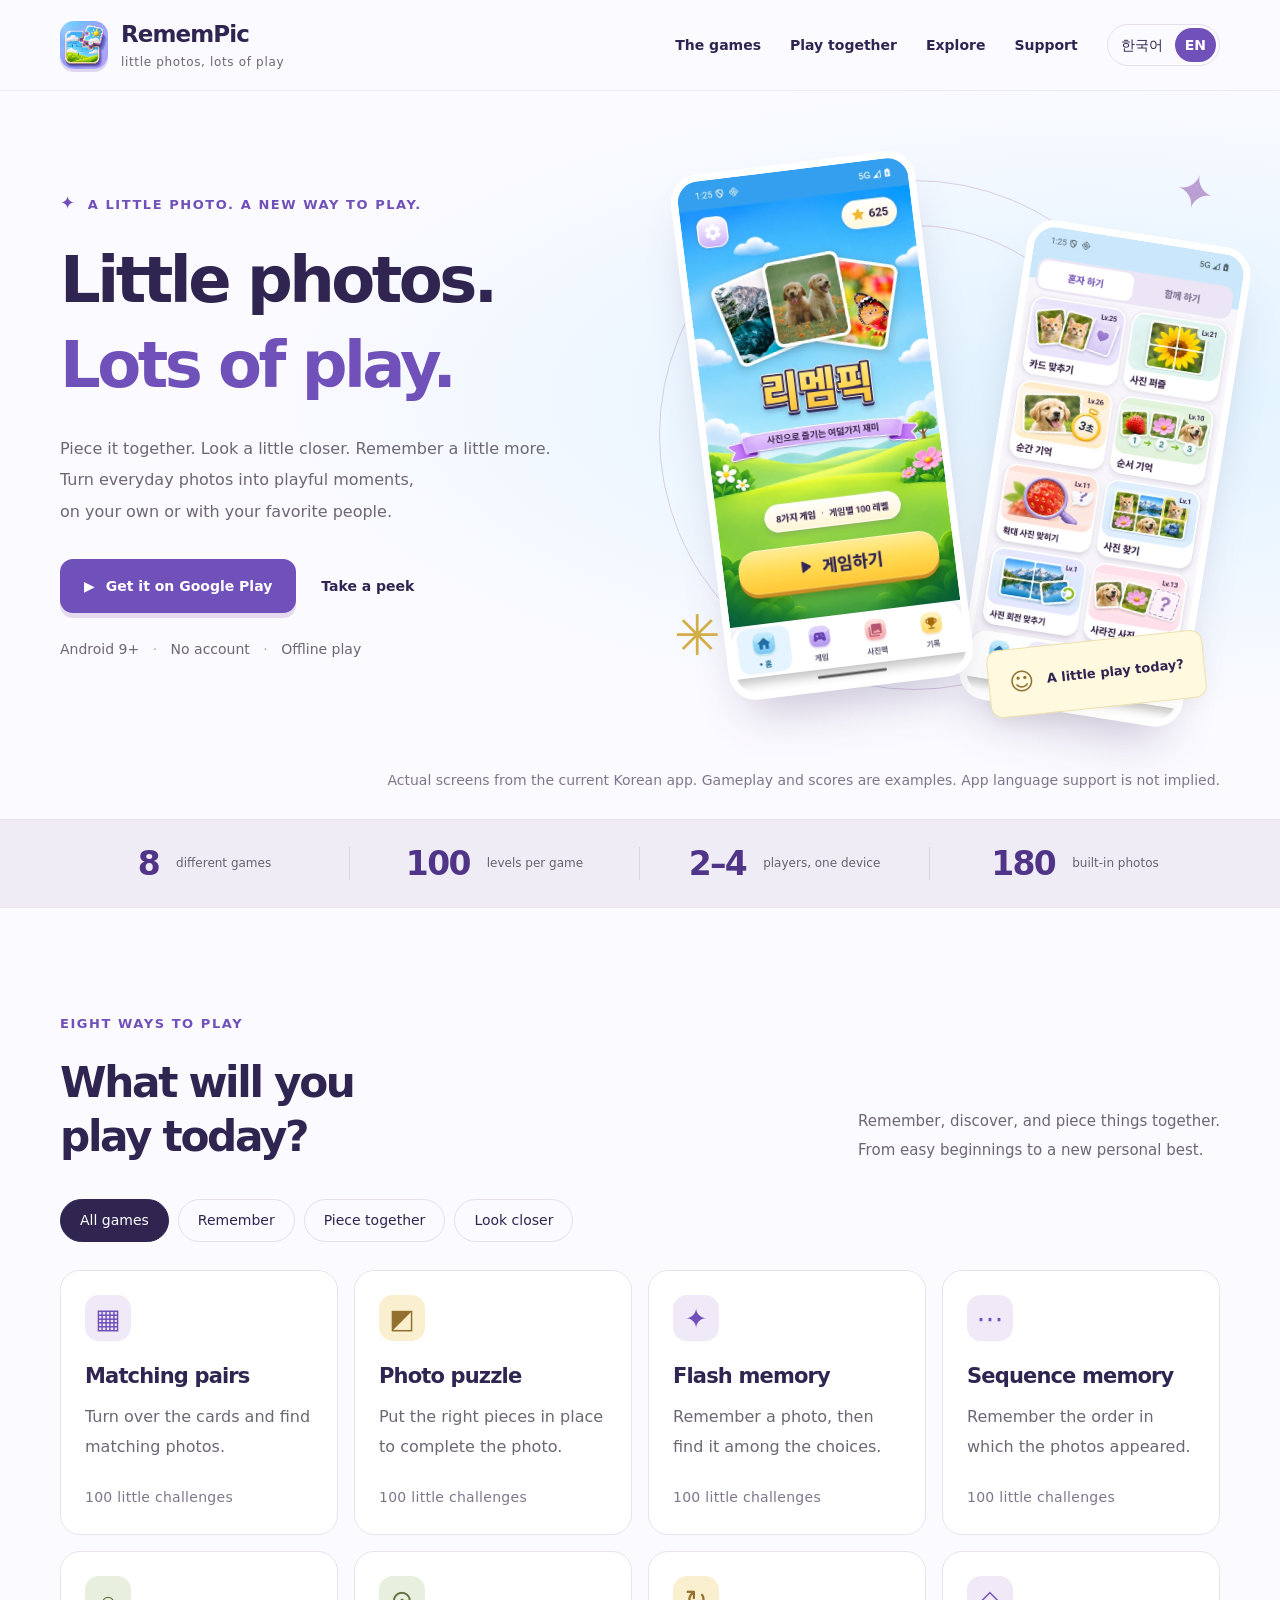
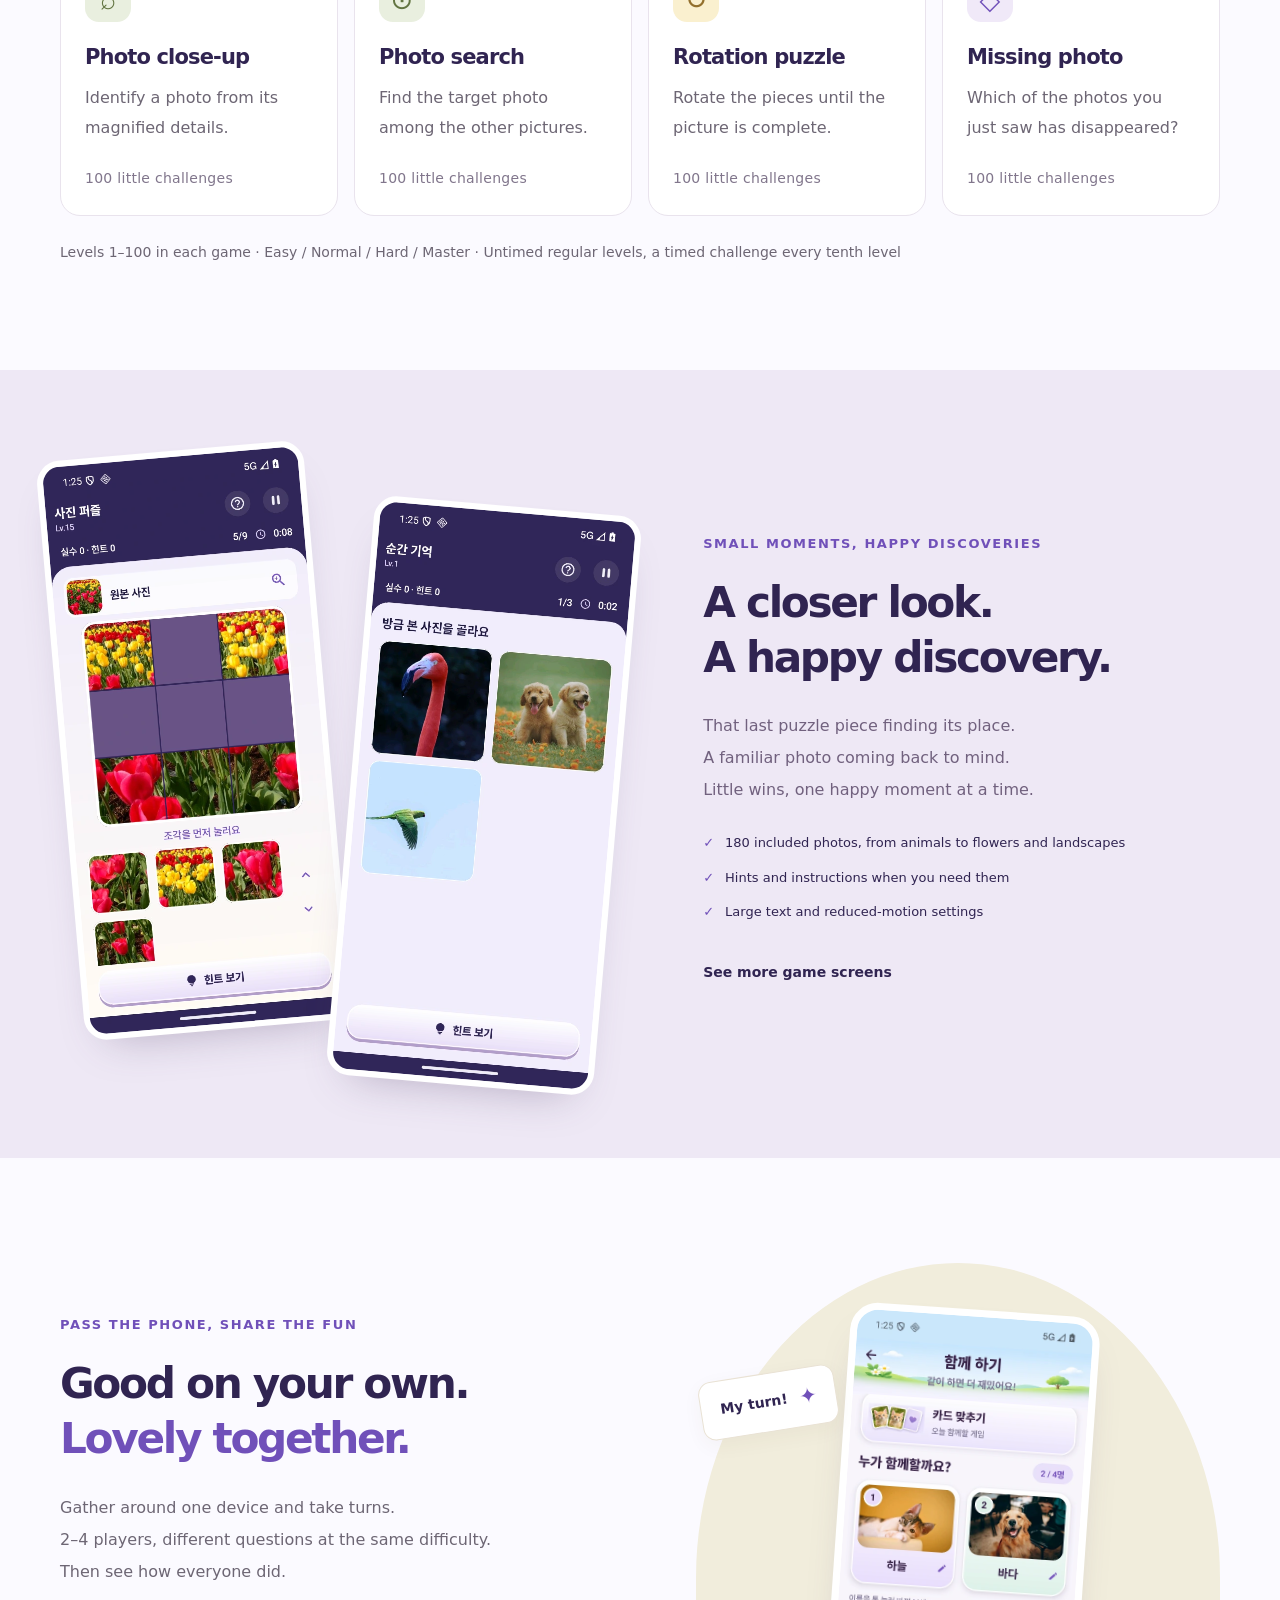
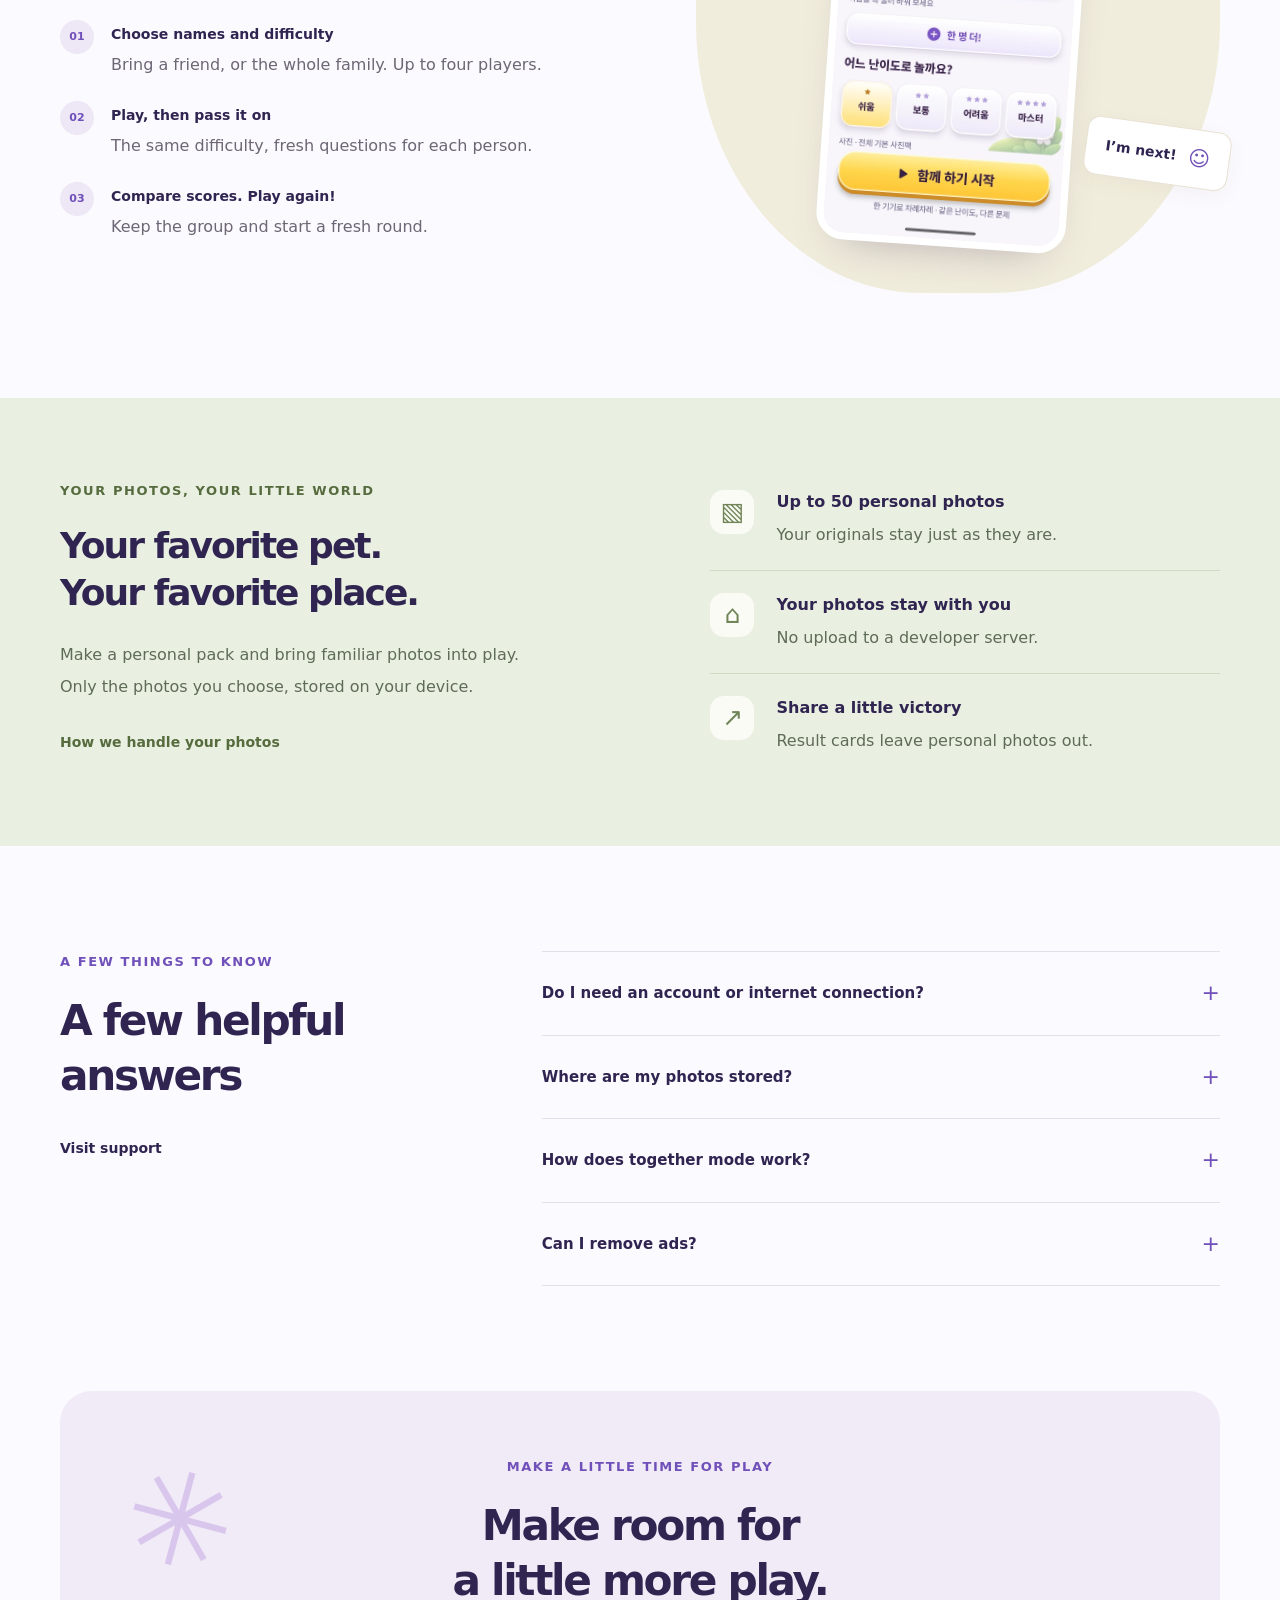
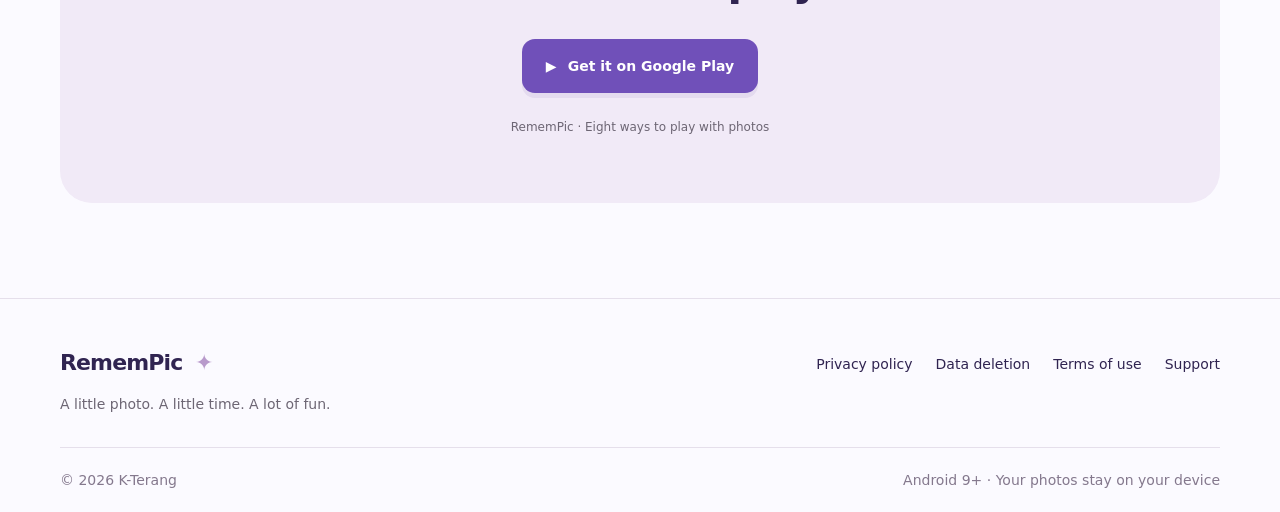
<file: index.en.html>
<!doctype html>
<html lang="en"><head><meta charset="utf-8"><meta name="viewport" content="width=device-width, initial-scale=1"><meta name="color-scheme" content="light"><meta name="theme-color" content="#f8f7ff"><title>Little photos. Lots of play. · RememPic</title><meta name="description" content="Eight photo games, 100 levels each, your own photo packs, and pass-and-play for 2–4 people. Meet RememPic for Android."><meta property="og:title" content="Little photos. Lots of play. · RememPic"><meta property="og:description" content="Eight photo games, 100 levels each, your own photo packs, and pass-and-play for 2–4 people. Meet RememPic for Android."><meta property="og:type" content="website"><meta property="og:locale" content="en_US"><meta name="twitter:card" content="summary_large_image"><link rel="canonical" href="https://k-ternag.github.io/imageGameHome/index.en.html"><meta property="og:url" content="https://k-ternag.github.io/imageGameHome/index.en.html"><meta property="og:image" content="https://k-ternag.github.io/imageGameHome/assets/og-en.png"><meta property="og:image:width" content="1200"><meta property="og:image:height" content="630"><meta property="og:image:alt" content="RememPic · Eight ways to play with photos"><meta name="twitter:image" content="https://k-ternag.github.io/imageGameHome/assets/og-en.png"><link rel="alternate" hreflang="ko" href="https://k-ternag.github.io/imageGameHome/index.html"><link rel="alternate" hreflang="en" href="https://k-ternag.github.io/imageGameHome/index.en.html"><link rel="alternate" hreflang="x-default" href="https://k-ternag.github.io/imageGameHome/index.en.html"><link rel="icon" href="assets/favicon.svg" type="image/svg+xml"><link rel="stylesheet" href="styles.css"><script src="app.js" defer></script></head>
<body data-page="index"><a class="skip-link" href="#main">Skip to content</a>
<header class="site-header"><div class="wrap header-inner"><a class="brand" href="index.en.html"><img class="brand-icon" src="assets/favicon-64.png" alt="" width="48" height="48"><span>RememPic<small>little photos, lots of play</small></span></a>
<button class="menu-toggle" aria-expanded="false" aria-controls="navigation">Menu <span aria-hidden="true">☰</span></button>
<nav id="navigation" aria-label="Main navigation"><a href="index.en.html#games">The games</a><a href="index.en.html#together">Play together</a><a href="guide.en.html">Explore</a><a href="support.en.html">Support</a><div class="languages" aria-label="Language"><a href="index.html" lang="ko" hreflang="ko">한국어</a><a href="index.en.html" lang="en" hreflang="en" aria-current="page">EN</a></div></nav></div></header><main id="main">
<section class="hero"><div class="wrap hero-grid"><div class="hero-copy"><span class="eyebrow"><span aria-hidden="true">✦</span> A LITTLE PHOTO. A NEW WAY TO PLAY.</span><h1>Little photos.<br><em>Lots of play.</em></h1><p class="hero-description">Piece it together. Look a little closer. Remember a little more.<br>Turn everyday photos into playful moments,<br>on your own or with your favorite people.</p><div class="hero-actions"><a class="button primary store-link" href="https://play.google.com/store/apps/details?id=com.photogames.app"><span aria-hidden="true">▶</span> Get it on Google Play</a><a class="text-link" href="guide.en.html">Take a peek</a></div><p class="hero-meta">Android 9+ <span>·</span> No account <span>·</span> Offline play</p></div>
<div class="hero-art"><span class="orbit orbit-one" aria-hidden="true"></span><span class="orbit orbit-two" aria-hidden="true"></span><span class="doodle-star star-one" aria-hidden="true">✦</span><span class="doodle-star star-two" aria-hidden="true">✳</span><a class="screen-link hero-phone back-phone" href="assets/en/originals/02-games.png" data-lightbox data-title="Pick your next game" data-preview="assets/en/screens/02-games-800.webp" aria-label="Pick your next game · Enlarge image"><img src="assets/en/screens/02-games-480.webp" srcset="assets/en/screens/02-games-480.webp 480w, assets/en/screens/02-games-800.webp 800w" sizes="(max-width: 600px) 75vw, 320px" width="1080" height="2400" alt="Game selection with eight games and solo or together modes" loading="lazy" decoding="async"><span class="zoom-hint" aria-hidden="true">↗</span></a><a class="screen-link hero-phone front-phone" href="assets/en/originals/01-home.png" data-lightbox data-title="Welcome to RememPic" data-preview="assets/en/screens/01-home-800.webp" aria-label="Welcome to RememPic · Enlarge image"><img src="assets/en/screens/01-home-480.webp" srcset="assets/en/screens/01-home-480.webp 480w, assets/en/screens/01-home-800.webp 800w" sizes="(max-width: 600px) 75vw, 320px" width="1080" height="2400" alt="RememPic home screen with photo cards and a yellow play button" loading="eager" decoding="async" fetchpriority="high"><span class="zoom-hint" aria-hidden="true">↗</span></a><span class="floating-note"><span aria-hidden="true">☺</span> A little play today?</span></div></div><div class="wrap hero-caption">Actual screens from the current Korean app. Gameplay and scores are examples. App language support is not implied.</div></section>
<section class="stats-band" aria-label="RememPic at a glance"><div class="wrap stats-grid"><div><strong>8</strong><span>different games</span></div><div><strong>100</strong><span>levels per game</span></div><div><strong>2–4</strong><span>players, one device</span></div><div><strong>180</strong><span>built-in photos</span></div></div></section>
<section class="section wrap" id="games"><div class="section-heading"><div><span class="eyebrow">EIGHT WAYS TO PLAY</span><h2>What will you<br>play today?</h2></div><p>Remember, discover, and piece things together.<br>From easy beginnings to a new personal best.</p></div><div class="filter-bar" role="group" aria-label="Filter games" data-filter-group="games" hidden><button type="button" data-filter="all" aria-pressed="true">All games</button><button type="button" data-filter="memory" aria-pressed="false">Remember</button><button type="button" data-filter="puzzle" aria-pressed="false">Piece together</button><button type="button" data-filter="observe" aria-pressed="false">Look closer</button></div><div class="games-grid" id="game-grid"><article class="game-card" data-category="memory"><div class="game-top"><span class="game-symbol memory" aria-hidden="true">▦</span></div><h3>Matching pairs</h3><p>Turn over the cards and find matching photos.</p><span class="game-level">100 little challenges</span></article><article class="game-card" data-category="puzzle"><div class="game-top"><span class="game-symbol puzzle" aria-hidden="true">◩</span></div><h3>Photo puzzle</h3><p>Put the right pieces in place to complete the photo.</p><span class="game-level">100 little challenges</span></article><article class="game-card" data-category="memory"><div class="game-top"><span class="game-symbol memory" aria-hidden="true">✦</span></div><h3>Flash memory</h3><p>Remember a photo, then find it among the choices.</p><span class="game-level">100 little challenges</span></article><article class="game-card" data-category="memory"><div class="game-top"><span class="game-symbol memory" aria-hidden="true">⋯</span></div><h3>Sequence memory</h3><p>Remember the order in which the photos appeared.</p><span class="game-level">100 little challenges</span></article><article class="game-card" data-category="observe"><div class="game-top"><span class="game-symbol observe" aria-hidden="true">⌕</span></div><h3>Photo close-up</h3><p>Identify a photo from its magnified details.</p><span class="game-level">100 little challenges</span></article><article class="game-card" data-category="observe"><div class="game-top"><span class="game-symbol observe" aria-hidden="true">⊙</span></div><h3>Photo search</h3><p>Find the target photo among the other pictures.</p><span class="game-level">100 little challenges</span></article><article class="game-card" data-category="puzzle"><div class="game-top"><span class="game-symbol puzzle" aria-hidden="true">↻</span></div><h3>Rotation puzzle</h3><p>Rotate the pieces until the picture is complete.</p><span class="game-level">100 little challenges</span></article><article class="game-card" data-category="memory"><div class="game-top"><span class="game-symbol memory" aria-hidden="true">◇</span></div><h3>Missing photo</h3><p>Which of the photos you just saw has disappeared?</p><span class="game-level">100 little challenges</span></article></div><p class="small-note">Levels 1–100 in each game · Easy / Normal / Hard / Master · Untimed regular levels, a timed challenge every tenth level</p></section>
<section class="play-story"><div class="wrap story-grid"><div class="story-screens"><a class="screen-link story-phone" href="assets/en/originals/03-photo-puzzle.png" data-lightbox data-title="One piece at a time" data-preview="assets/en/screens/03-photo-puzzle-800.webp" aria-label="One piece at a time · Enlarge image"><img src="assets/en/screens/03-photo-puzzle-480.webp" srcset="assets/en/screens/03-photo-puzzle-480.webp 480w, assets/en/screens/03-photo-puzzle-800.webp 800w" sizes="(max-width: 600px) 75vw, 320px" width="1080" height="2400" alt="A photo puzzle with missing pieces" loading="lazy" decoding="async"><span class="zoom-hint" aria-hidden="true">↗</span></a><a class="screen-link story-phone offset-phone" href="assets/en/originals/05-memory-choices.png" data-lightbox data-title="Which photo did you see?" data-preview="assets/en/screens/05-memory-choices-800.webp" aria-label="Which photo did you see? · Enlarge image"><img src="assets/en/screens/05-memory-choices-480.webp" srcset="assets/en/screens/05-memory-choices-480.webp 480w, assets/en/screens/05-memory-choices-800.webp 800w" sizes="(max-width: 600px) 75vw, 320px" width="1080" height="2400" alt="Answer choices for the photo memory game" loading="lazy" decoding="async"><span class="zoom-hint" aria-hidden="true">↗</span></a></div><div class="story-copy"><span class="eyebrow">SMALL MOMENTS, HAPPY DISCOVERIES</span><h2>A closer look.<br>A happy discovery.</h2><p>That last puzzle piece finding its place.<br>A familiar photo coming back to mind.<br>Little wins, one happy moment at a time.</p><ul class="check-list"><li>180 included photos, from animals to flowers and landscapes</li><li>Hints and instructions when you need them</li><li>Large text and reduced-motion settings</li></ul><a class="text-link" href="guide.en.html">See more game screens</a></div></div></section>
<section class="section wrap together-section" id="together"><div class="together-copy"><span class="eyebrow">PASS THE PHONE, SHARE THE FUN</span><h2>Good on your own.<br><em>Lovely together.</em></h2><p>Gather around one device and take turns.<br>2–4 players, different questions at the same difficulty.<br>Then see how everyone did.</p><ol class="steps"><li><span>01</span><div><strong>Choose names and difficulty</strong><p>Bring a friend, or the whole family. Up to four players.</p></div></li><li><span>02</span><div><strong>Play, then pass it on</strong><p>The same difficulty, fresh questions for each person.</p></div></li><li><span>03</span><div><strong>Compare scores. Play again!</strong><p>Keep the group and start a fresh round.</p></div></li></ol></div><div class="together-art"><a class="screen-link together-phone" href="assets/en/originals/07-together-setup.png" data-lightbox data-title="Get everyone ready" data-preview="assets/en/screens/07-together-setup-800.webp" aria-label="Get everyone ready · Enlarge image"><img src="assets/en/screens/07-together-setup-480.webp" srcset="assets/en/screens/07-together-setup-480.webp 480w, assets/en/screens/07-together-setup-800.webp 800w" sizes="(max-width: 600px) 75vw, 320px" width="1080" height="2400" alt="Choosing participants and difficulty for together mode" loading="lazy" decoding="async"><span class="zoom-hint" aria-hidden="true">↗</span></a><span class="player-label label-one">My turn! <span aria-hidden="true">✦</span></span><span class="player-label label-two">I’m next! <span aria-hidden="true">☺</span></span></div></section>
<section class="photo-note"><div class="wrap photo-note-grid"><div><span class="eyebrow">YOUR PHOTOS, YOUR LITTLE WORLD</span><h2>Your favorite pet.<br>Your favorite place.</h2><p>Make a personal pack and bring familiar photos into play.<br>Only the photos you choose, stored on your device.</p><a class="text-link" href="privacy.en.html">How we handle your photos</a></div><div class="photo-facts"><div><span aria-hidden="true">▧</span><strong>Up to 50 personal photos</strong><p>Your originals stay just as they are.</p></div><div><span aria-hidden="true">⌂</span><strong>Your photos stay with you</strong><p>No upload to a developer server.</p></div><div><span aria-hidden="true">↗</span><strong>Share a little victory</strong><p>Result cards leave personal photos out.</p></div></div></div></section>
<section class="section wrap faq-section"><div><span class="eyebrow">A FEW THINGS TO KNOW</span><h2>A few helpful answers</h2><a class="text-link" href="support.en.html">Visit support</a></div><div class="faq-list"><details><summary>Do I need an account or internet connection?<span aria-hidden="true">+</span></summary><p>No app account is needed. Games and photo packs work offline. Ads, Google Play purchases and restoration, website visits, and external sharing may need internet. Personal photos and game records are not uploaded to a developer server.</p></details><details><summary>Where are my photos stored?<span aria-hidden="true">+</span></summary><p>Only photos you choose are copied into private app storage; originals stay unchanged. Add up to 50 personal photos across your packs. Keep your original photos before uninstalling or clearing app data.</p></details><details><summary>How does together mode work?<span aria-hidden="true">+</span></summary><p>Choose names for 2–4 players and a shared difficulty, then pass one device around. Each person gets different questions with the same difficulty, question count, and scoring rules. Compare results at the end.</p></details><details><summary>Can I remove ads?<span aria-hidden="true">+</span></summary><p>Settings → Play without ads offers a one-time Google Play purchase, not a subscription. Check the purchase screen for price and availability. Restore with the same Google account; restoration does not recover photos or game progress.</p></details></div></section>
<section class="cta-section wrap"><span class="eyebrow">MAKE A LITTLE TIME FOR PLAY</span><h2>Make room for<br>a little more play.</h2><a class="button primary store-link" href="https://play.google.com/store/apps/details?id=com.photogames.app"><span aria-hidden="true">▶</span> Get it on Google Play</a><p>RememPic · Eight ways to play with photos</p><span class="cta-star" aria-hidden="true">✳</span></section></main><footer class="site-footer"><div class="wrap"><div class="footer-main"><div><a class="footer-brand" href="index.en.html">RememPic <span aria-hidden="true">✦</span></a><p>A little photo. A little time. A lot of fun.</p></div><nav class="footer-links" aria-label="Service information"><a href="privacy.en.html">Privacy policy</a><a href="delete-account.en.html">Data deletion</a><a href="terms.en.html">Terms of use</a><a href="support.en.html">Support</a></nav></div><div class="footer-bottom"><span>© 2026 K-Terang</span><span>Android 9+ · Your photos stay on your device</span></div></div></footer>
<dialog id="lightbox" aria-labelledby="lightbox-title"><div class="lightbox-bar"><h2 id="lightbox-title"></h2><button type="button" id="close-lightbox" aria-label="Close enlarged image">×</button></div><div class="lightbox-stage"><button type="button" id="previous-image" aria-label="Previous image">←</button><img id="lightbox-image" alt=""><button type="button" id="next-image" aria-label="Next image">→</button></div><div class="lightbox-bottom"><span id="image-position" aria-live="polite"></span><a id="original-image" href="assets/en/originals/01-home.png" target="_blank" rel="noopener">Open original image</a></div><p class="lightbox-note">Actual screens from the current Korean app. Gameplay and scores are examples. App language support is not implied.</p></dialog></body></html>
</file>
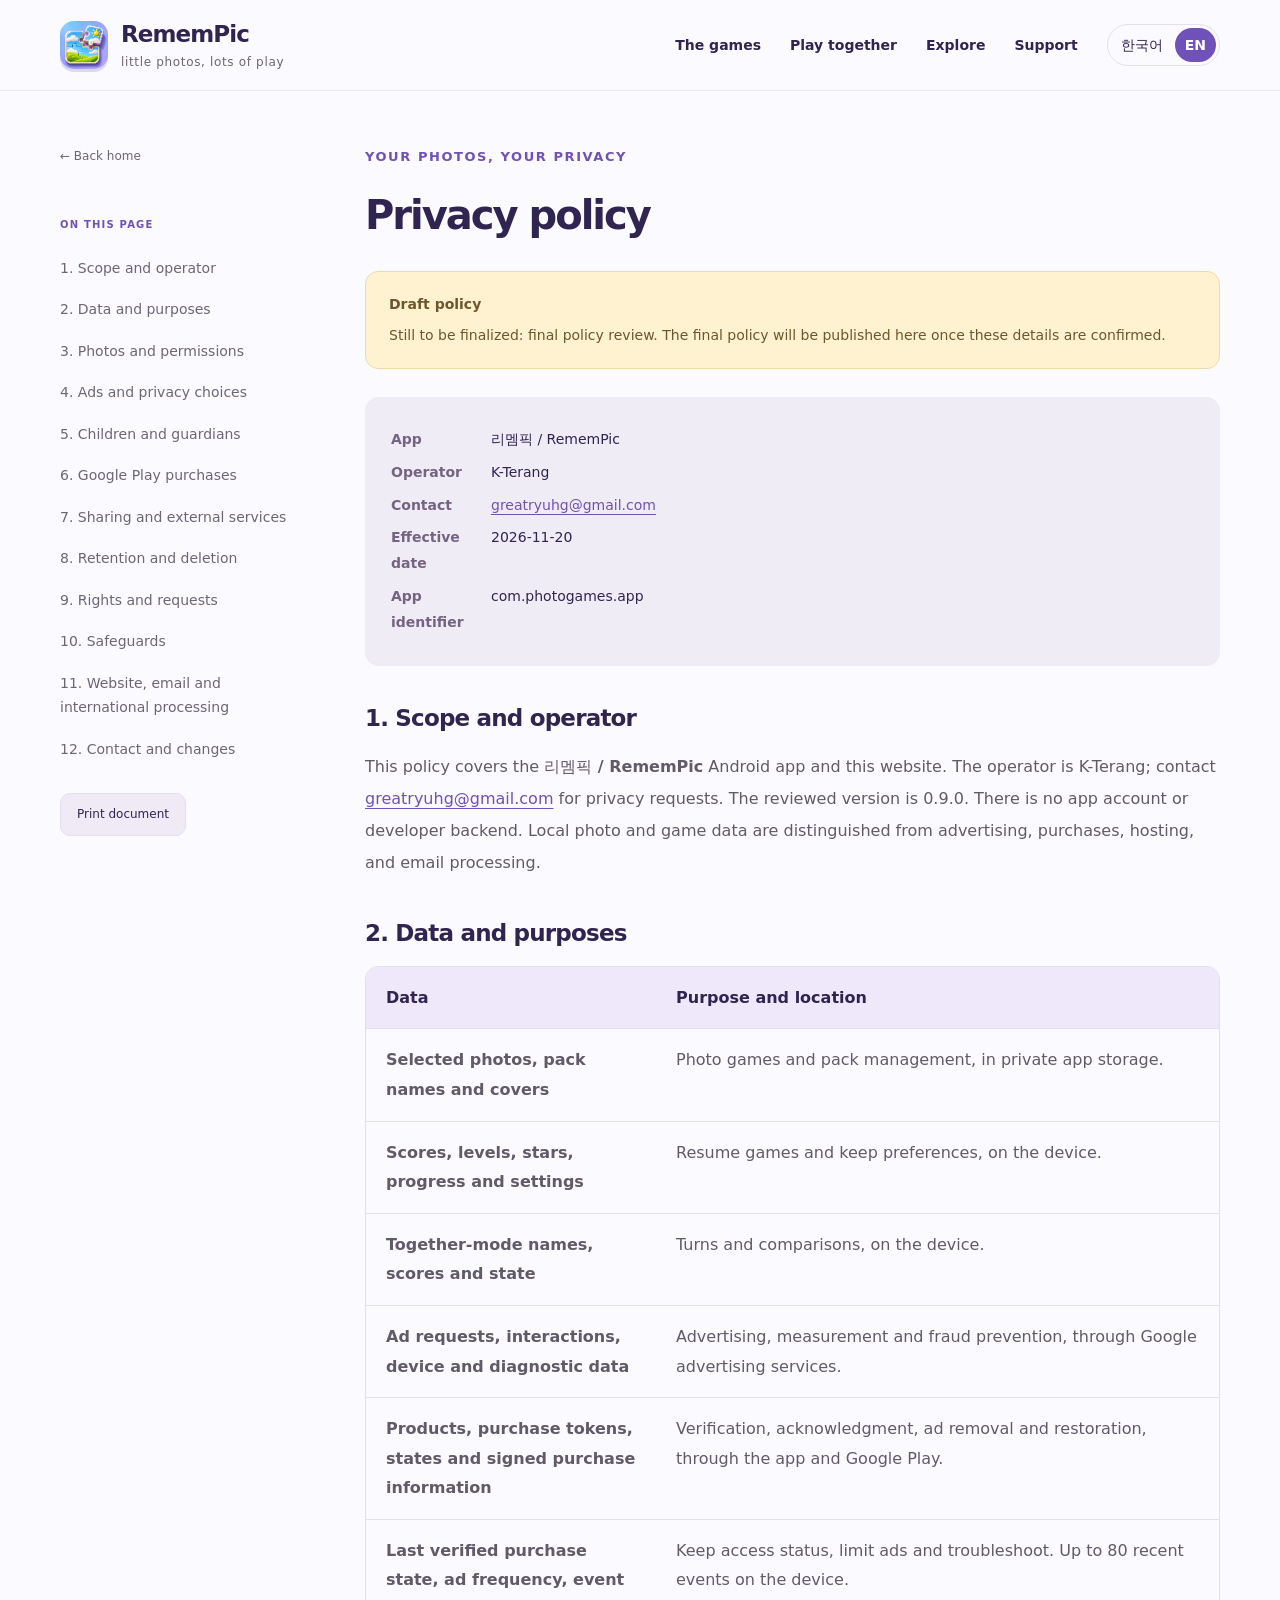
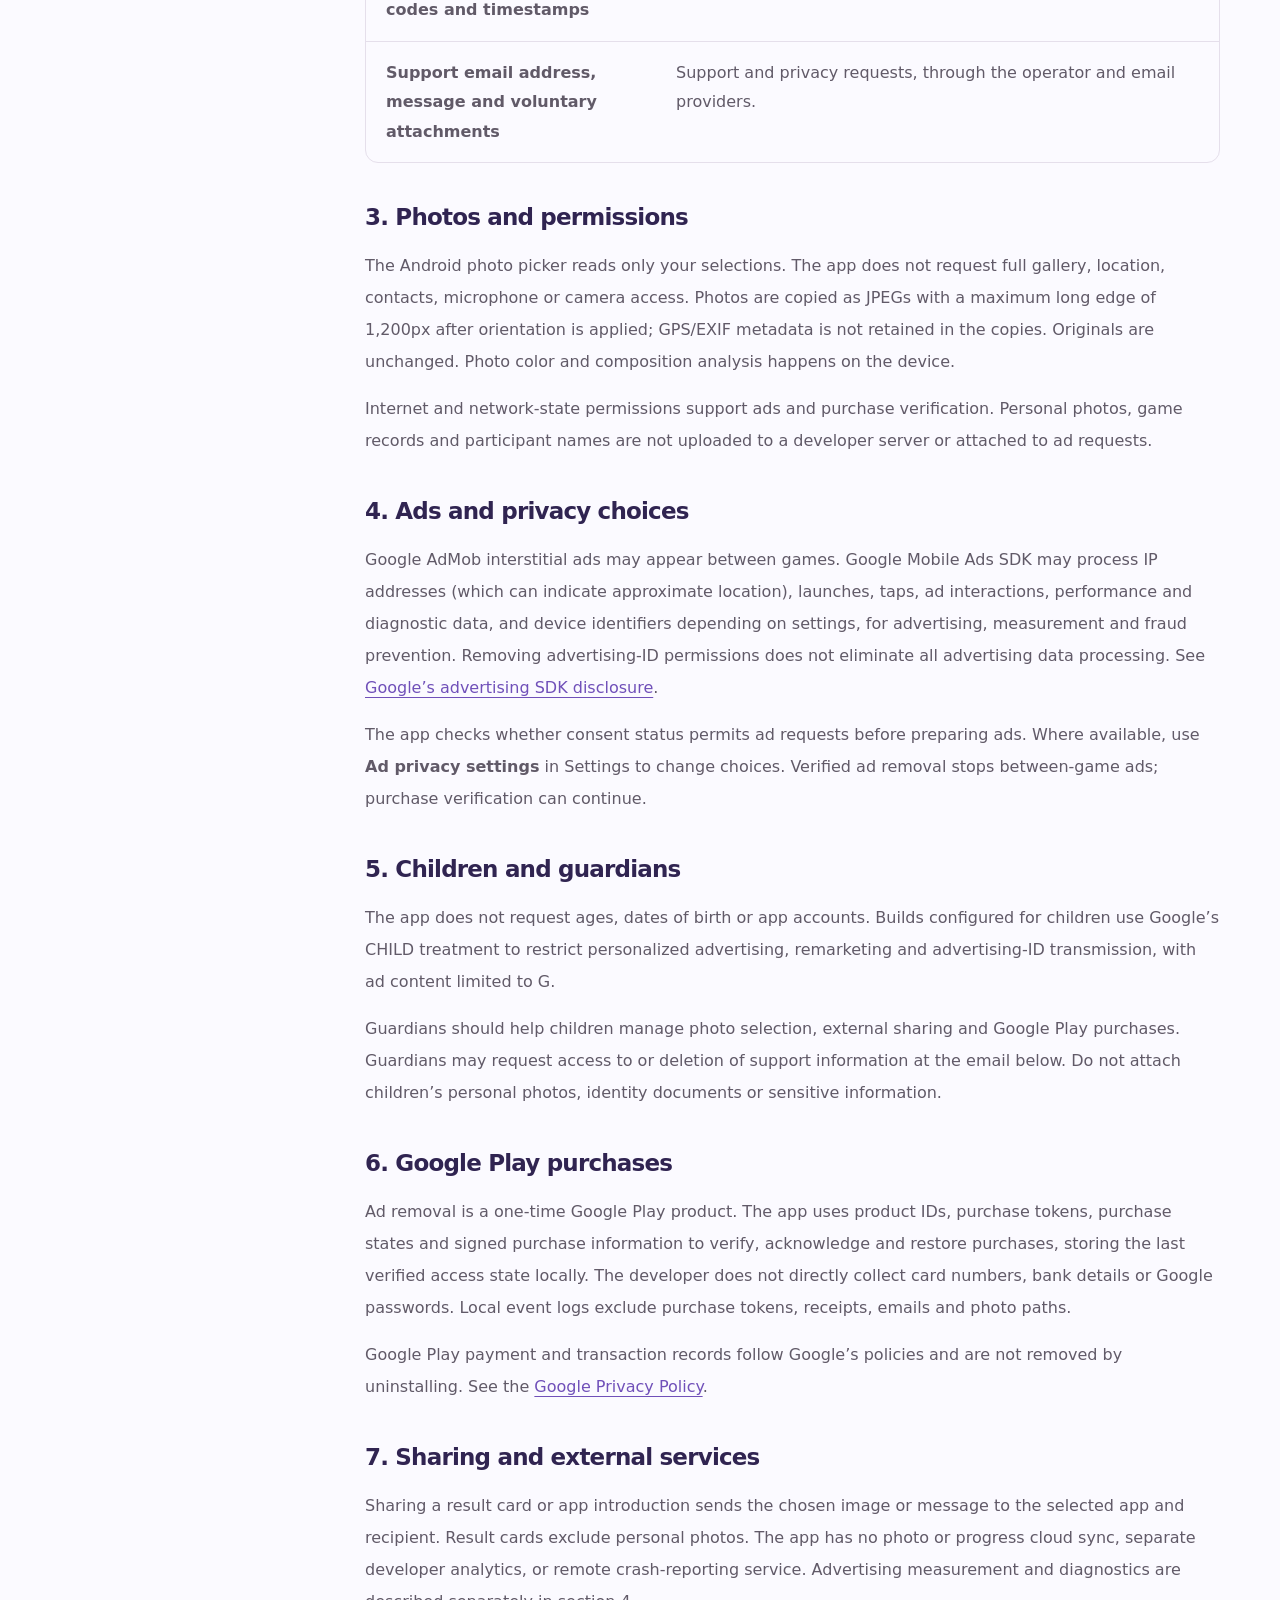
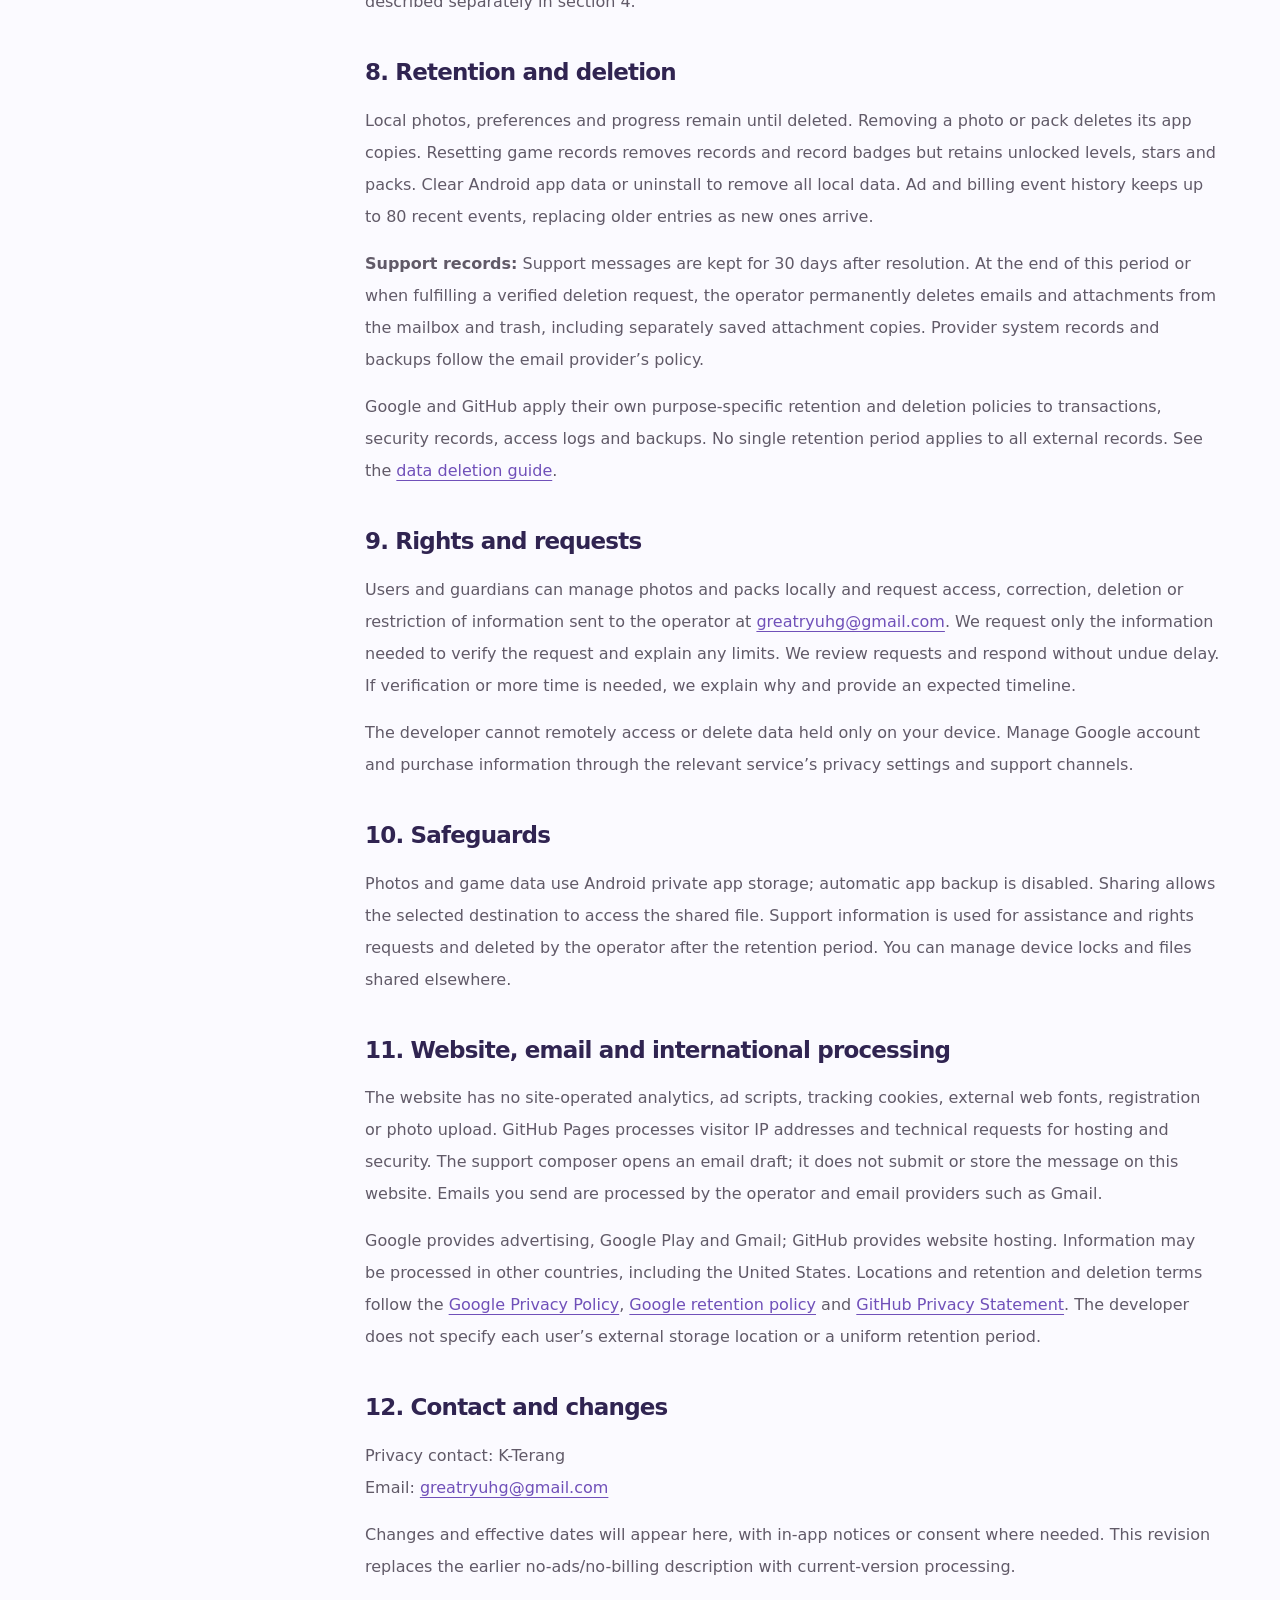
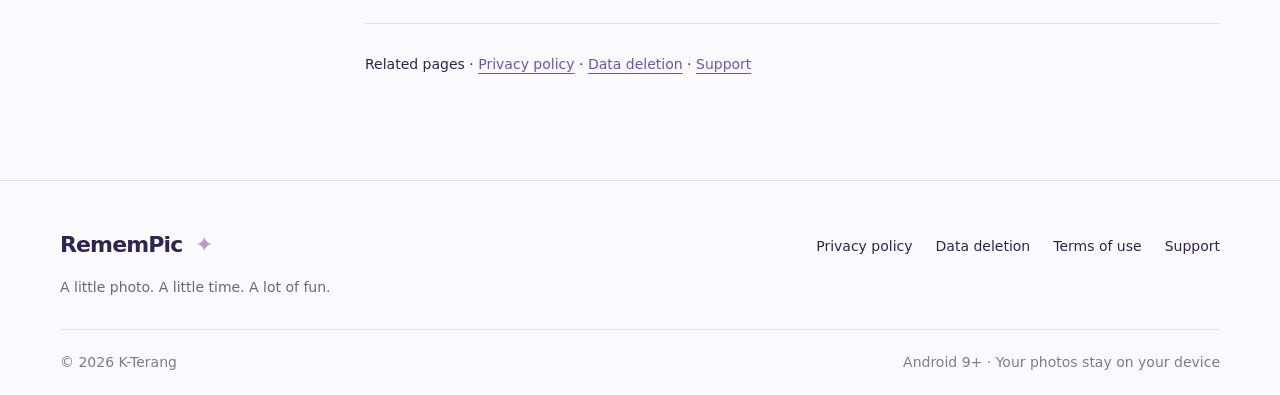
<file: privacy.en.html>
<!doctype html>
<html lang="en"><head><meta charset="utf-8"><meta name="viewport" content="width=device-width, initial-scale=1"><meta name="color-scheme" content="light"><meta name="theme-color" content="#f8f7ff"><title>Privacy policy · RememPic</title><meta name="description" content="How RememPic handles selected photos, local data, sharing, website visits, and support messages."><meta property="og:title" content="Privacy policy · RememPic"><meta property="og:description" content="How RememPic handles selected photos, local data, sharing, website visits, and support messages."><meta property="og:type" content="website"><meta property="og:locale" content="en_US"><meta name="twitter:card" content="summary_large_image"><link rel="canonical" href="https://k-ternag.github.io/imageGameHome/privacy.en.html"><meta property="og:url" content="https://k-ternag.github.io/imageGameHome/privacy.en.html"><meta property="og:image" content="https://k-ternag.github.io/imageGameHome/assets/og-en.png"><meta property="og:image:width" content="1200"><meta property="og:image:height" content="630"><meta property="og:image:alt" content="RememPic · Eight ways to play with photos"><meta name="twitter:image" content="https://k-ternag.github.io/imageGameHome/assets/og-en.png"><link rel="alternate" hreflang="ko" href="https://k-ternag.github.io/imageGameHome/privacy.html"><link rel="alternate" hreflang="en" href="https://k-ternag.github.io/imageGameHome/privacy.en.html"><link rel="alternate" hreflang="x-default" href="https://k-ternag.github.io/imageGameHome/privacy.en.html"><link rel="icon" href="assets/favicon.svg" type="image/svg+xml"><link rel="stylesheet" href="styles.css"><script src="app.js" defer></script></head>
<body data-page="privacy"><a class="skip-link" href="#main">Skip to content</a>
<header class="site-header"><div class="wrap header-inner"><a class="brand" href="index.en.html"><img class="brand-icon" src="assets/favicon-64.png" alt="" width="48" height="48"><span>RememPic<small>little photos, lots of play</small></span></a>
<button class="menu-toggle" aria-expanded="false" aria-controls="navigation">Menu <span aria-hidden="true">☰</span></button>
<nav id="navigation" aria-label="Main navigation"><a href="index.en.html#games">The games</a><a href="index.en.html#together">Play together</a><a href="guide.en.html">Explore</a><a href="support.en.html">Support</a><div class="languages" aria-label="Language"><a href="privacy.html" lang="ko" hreflang="ko">한국어</a><a href="privacy.en.html" lang="en" hreflang="en" aria-current="page">EN</a></div></nav></div></header><main id="main"><div class="wrap legal-layout"><aside class="legal-nav"><a class="breadcrumb" href="index.en.html">← Back home</a><span class="eyebrow">ON THIS PAGE</span><nav aria-label="On this page"><a href="#scope">1. Scope and operator</a><a href="#data">2. Data and purposes</a><a href="#photos">3. Photos and permissions</a><a href="#ads">4. Ads and privacy choices</a><a href="#children">5. Children and guardians</a><a href="#purchases">6. Google Play purchases</a><a href="#sharing">7. Sharing and external services</a><a href="#retention">8. Retention and deletion</a><a href="#rights">9. Rights and requests</a><a href="#security">10. Safeguards</a><a href="#website">11. Website, email and international processing</a><a href="#contact">12. Contact and changes</a></nav><button type="button" class="print-button" data-print hidden>Print document</button></aside><article class="legal-document"><span class="eyebrow">YOUR PHOTOS, YOUR PRIVACY</span><h1>Privacy policy</h1><div class="policy-notice"><strong>Draft policy</strong><p>Still to be finalized: final policy review. The final policy will be published here once these details are confirmed.</p></div><dl class="policy-meta"><div><dt>App</dt><dd>리멤픽 / RememPic</dd></div><div><dt>Operator</dt><dd>K-Terang</dd></div><div><dt>Contact</dt><dd><a class="contact-email" href="mailto:greatryuhg@gmail.com">greatryuhg@gmail.com</a></dd></div><div><dt>Effective date</dt><dd>2026-11-20</dd></div><div><dt>App identifier</dt><dd>com.photogames.app</dd></div></dl><section id="scope"><h2>1. Scope and operator</h2><p>This policy covers the <strong>리멤픽 / RememPic</strong> Android app and this website. The operator is K-Terang; contact <a class="contact-email" href="mailto:greatryuhg@gmail.com">greatryuhg@gmail.com</a> for privacy requests. The reviewed version is 0.9.0. There is no app account or developer backend. Local photo and game data are distinguished from advertising, purchases, hosting, and email processing.</p></section><section id="data"><h2>2. Data and purposes</h2><div class="table-scroll"><table><thead><tr><th>Data</th><th>Purpose and location</th></tr></thead><tbody><tr><td>Selected photos, pack names and covers</td><td>Photo games and pack management, in private app storage.</td></tr><tr><td>Scores, levels, stars, progress and settings</td><td>Resume games and keep preferences, on the device.</td></tr><tr><td>Together-mode names, scores and state</td><td>Turns and comparisons, on the device.</td></tr><tr><td>Ad requests, interactions, device and diagnostic data</td><td>Advertising, measurement and fraud prevention, through Google advertising services.</td></tr><tr><td>Products, purchase tokens, states and signed purchase information</td><td>Verification, acknowledgment, ad removal and restoration, through the app and Google Play.</td></tr><tr><td>Last verified purchase state, ad frequency, event codes and timestamps</td><td>Keep access status, limit ads and troubleshoot. Up to 80 recent events on the device.</td></tr><tr><td>Support email address, message and voluntary attachments</td><td>Support and privacy requests, through the operator and email providers.</td></tr></tbody></table></div></section><section id="photos"><h2>3. Photos and permissions</h2><p>The Android photo picker reads only your selections. The app does not request full gallery, location, contacts, microphone or camera access. Photos are copied as JPEGs with a maximum long edge of 1,200px after orientation is applied; GPS/EXIF metadata is not retained in the copies. Originals are unchanged. Photo color and composition analysis happens on the device.</p><p>Internet and network-state permissions support ads and purchase verification. Personal photos, game records and participant names are not uploaded to a developer server or attached to ad requests.</p></section><section id="ads"><h2>4. Ads and privacy choices</h2><p>Google AdMob interstitial ads may appear between games. Google Mobile Ads SDK may process IP addresses (which can indicate approximate location), launches, taps, ad interactions, performance and diagnostic data, and device identifiers depending on settings, for advertising, measurement and fraud prevention. Removing advertising-ID permissions does not eliminate all advertising data processing. See <a href="https://developers.google.com/admob/android/privacy/play-data-disclosure">Google’s advertising SDK disclosure</a>.</p><p>The app checks whether consent status permits ad requests before preparing ads. Where available, use <strong>Ad privacy settings</strong> in Settings to change choices. Verified ad removal stops between-game ads; purchase verification can continue.</p></section><section id="children"><h2>5. Children and guardians</h2><p>The app does not request ages, dates of birth or app accounts. Builds configured for children use Google’s CHILD treatment to restrict personalized advertising, remarketing and advertising-ID transmission, with ad content limited to G.</p><p>Guardians should help children manage photo selection, external sharing and Google Play purchases. Guardians may request access to or deletion of support information at the email below. Do not attach children’s personal photos, identity documents or sensitive information.</p></section><section id="purchases"><h2>6. Google Play purchases</h2><p>Ad removal is a one-time Google Play product. The app uses product IDs, purchase tokens, purchase states and signed purchase information to verify, acknowledge and restore purchases, storing the last verified access state locally. The developer does not directly collect card numbers, bank details or Google passwords. Local event logs exclude purchase tokens, receipts, emails and photo paths.</p><p>Google Play payment and transaction records follow Google’s policies and are not removed by uninstalling. See the <a href="https://policies.google.com/privacy">Google Privacy Policy</a>.</p></section><section id="sharing"><h2>7. Sharing and external services</h2><p>Sharing a result card or app introduction sends the chosen image or message to the selected app and recipient. Result cards exclude personal photos. The app has no photo or progress cloud sync, separate developer analytics, or remote crash-reporting service. Advertising measurement and diagnostics are described separately in section 4.</p></section><section id="retention"><h2>8. Retention and deletion</h2><p>Local photos, preferences and progress remain until deleted. Removing a photo or pack deletes its app copies. Resetting game records removes records and record badges but retains unlocked levels, stars and packs. Clear Android app data or uninstall to remove all local data. Ad and billing event history keeps up to 80 recent events, replacing older entries as new ones arrive.</p><p><strong>Support records:</strong> Support messages are kept for 30 days after resolution. At the end of this period or when fulfilling a verified deletion request, the operator permanently deletes emails and attachments from the mailbox and trash, including separately saved attachment copies. Provider system records and backups follow the email provider’s policy.</p><p>Google and GitHub apply their own purpose-specific retention and deletion policies to transactions, security records, access logs and backups. No single retention period applies to all external records. See the <a href="delete-account.en.html">data deletion guide</a>.</p></section><section id="rights"><h2>9. Rights and requests</h2><p>Users and guardians can manage photos and packs locally and request access, correction, deletion or restriction of information sent to the operator at <a class="contact-email" href="mailto:greatryuhg@gmail.com">greatryuhg@gmail.com</a>. We request only the information needed to verify the request and explain any limits. We review requests and respond without undue delay. If verification or more time is needed, we explain why and provide an expected timeline.</p><p>The developer cannot remotely access or delete data held only on your device. Manage Google account and purchase information through the relevant service’s privacy settings and support channels.</p></section><section id="security"><h2>10. Safeguards</h2><p>Photos and game data use Android private app storage; automatic app backup is disabled. Sharing allows the selected destination to access the shared file. Support information is used for assistance and rights requests and deleted by the operator after the retention period. You can manage device locks and files shared elsewhere.</p></section><section id="website"><h2>11. Website, email and international processing</h2><p>The website has no site-operated analytics, ad scripts, tracking cookies, external web fonts, registration or photo upload. GitHub Pages processes visitor IP addresses and technical requests for hosting and security. The support composer opens an email draft; it does not submit or store the message on this website. Emails you send are processed by the operator and email providers such as Gmail.</p><p>Google provides advertising, Google Play and Gmail; GitHub provides website hosting. Information may be processed in other countries, including the United States. Locations and retention and deletion terms follow the <a href="https://policies.google.com/privacy">Google Privacy Policy</a>, <a href="https://policies.google.com/technologies/retention">Google retention policy</a> and <a href="https://docs.github.com/en/site-policy/privacy-policies/github-general-privacy-statement">GitHub Privacy Statement</a>. The developer does not specify each user’s external storage location or a uniform retention period.</p></section><section id="contact"><h2>12. Contact and changes</h2><p>Privacy contact: K-Terang<br>Email: <a class="contact-email" href="mailto:greatryuhg@gmail.com">greatryuhg@gmail.com</a></p><p>Changes and effective dates will appear here, with in-app notices or consent where needed. This revision replaces the earlier no-ads/no-billing description with current-version processing.</p></section><div class="legal-end">Related pages · <a href="privacy.en.html">Privacy policy</a> · <a href="delete-account.en.html">Data deletion</a> · <a href="support.en.html">Support</a></div></article></div></main><footer class="site-footer"><div class="wrap"><div class="footer-main"><div><a class="footer-brand" href="index.en.html">RememPic <span aria-hidden="true">✦</span></a><p>A little photo. A little time. A lot of fun.</p></div><nav class="footer-links" aria-label="Service information"><a href="privacy.en.html">Privacy policy</a><a href="delete-account.en.html">Data deletion</a><a href="terms.en.html">Terms of use</a><a href="support.en.html">Support</a></nav></div><div class="footer-bottom"><span>© 2026 K-Terang</span><span>Android 9+ · Your photos stay on your device</span></div></div></footer>
<dialog id="lightbox" aria-labelledby="lightbox-title"><div class="lightbox-bar"><h2 id="lightbox-title"></h2><button type="button" id="close-lightbox" aria-label="Close enlarged image">×</button></div><div class="lightbox-stage"><button type="button" id="previous-image" aria-label="Previous image">←</button><img id="lightbox-image" alt=""><button type="button" id="next-image" aria-label="Next image">→</button></div><div class="lightbox-bottom"><span id="image-position" aria-live="polite"></span><a id="original-image" href="assets/en/originals/01-home.png" target="_blank" rel="noopener">Open original image</a></div><p class="lightbox-note">Actual screens from the current Korean app. Gameplay and scores are examples. App language support is not implied.</p></dialog></body></html>
</file>
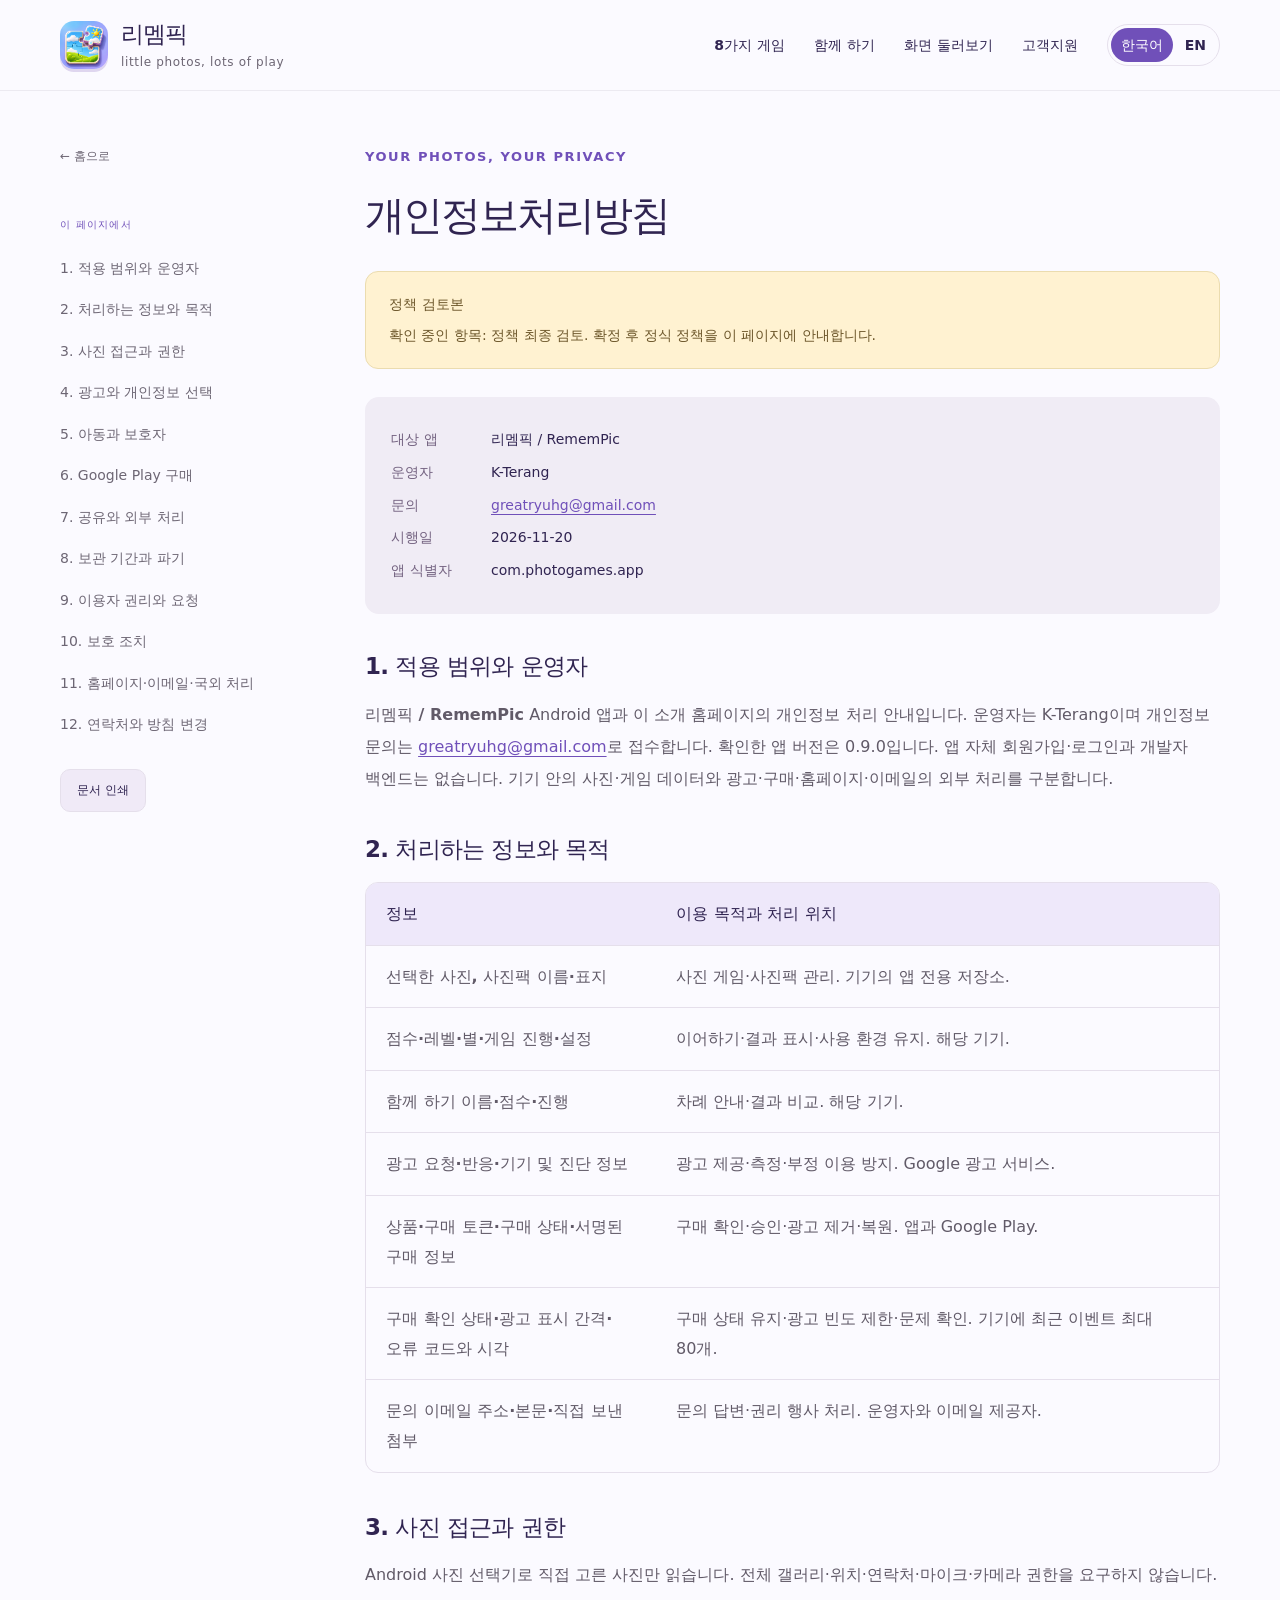
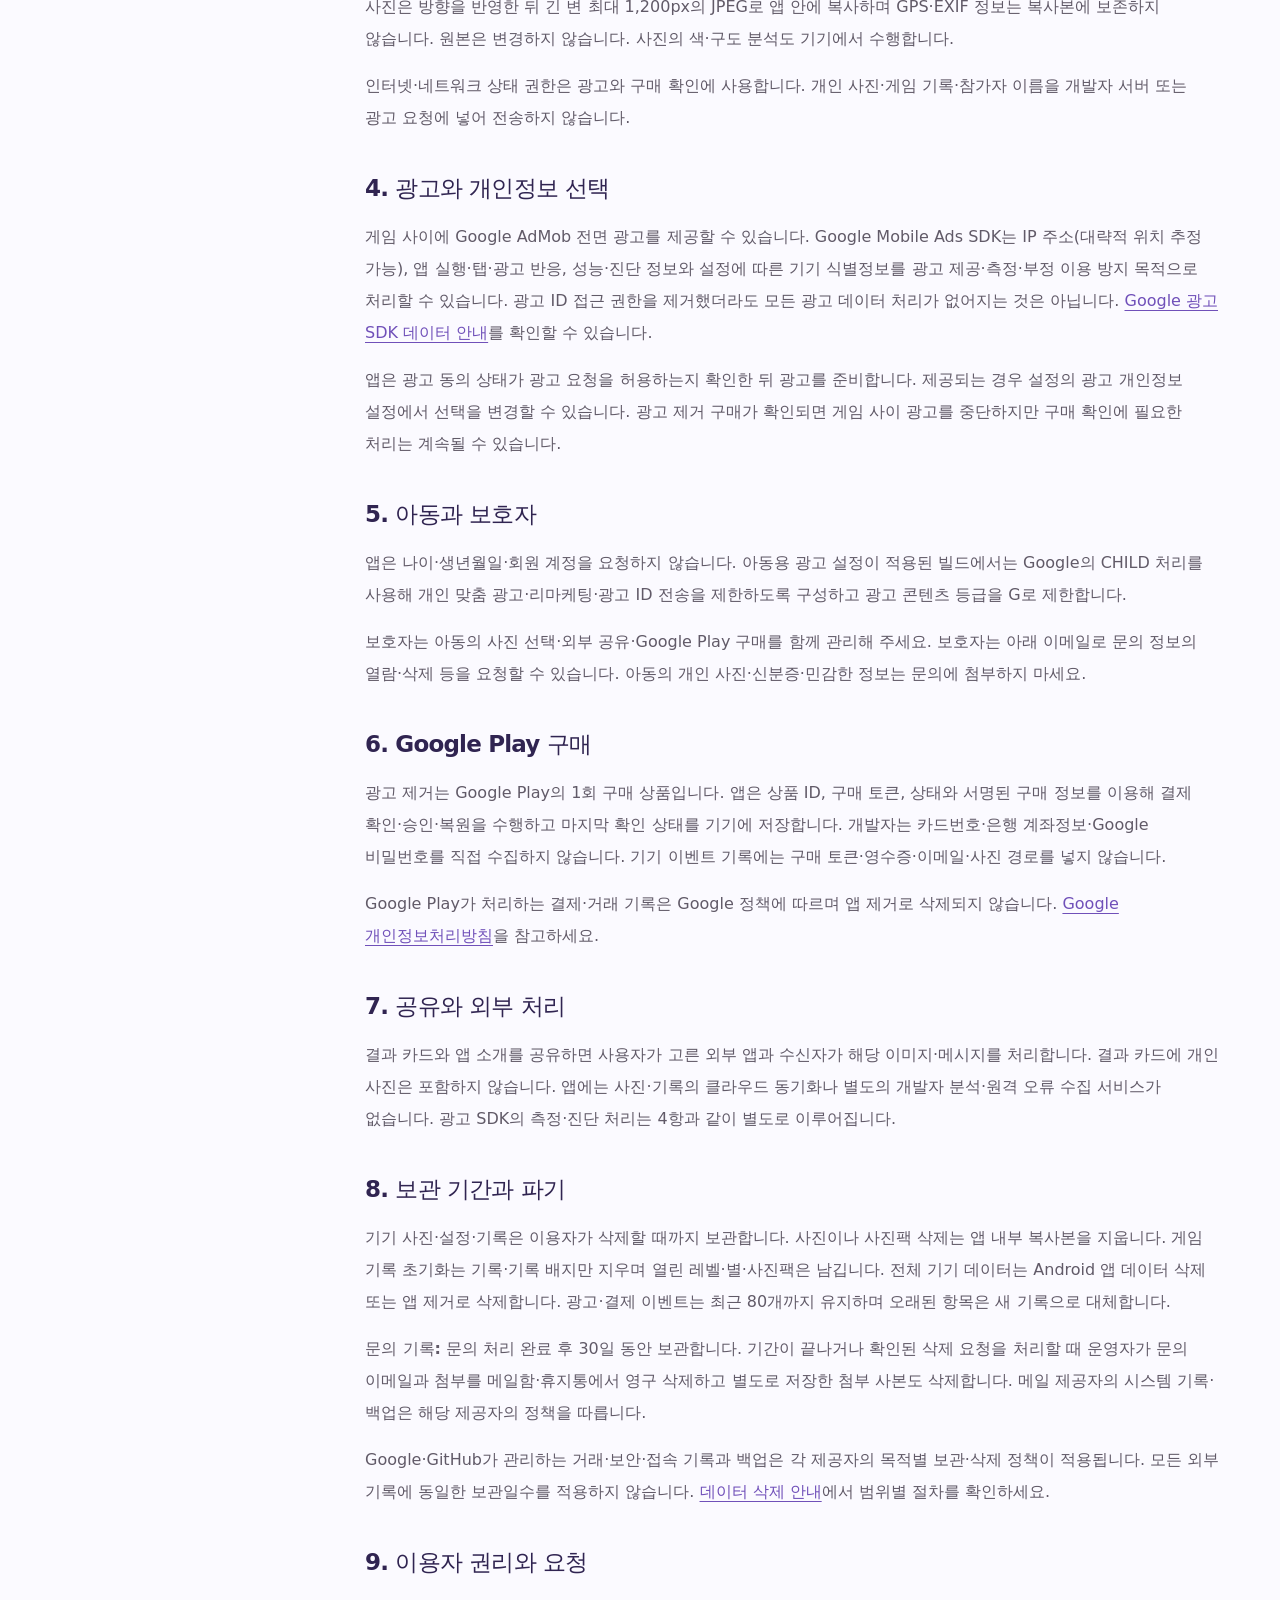
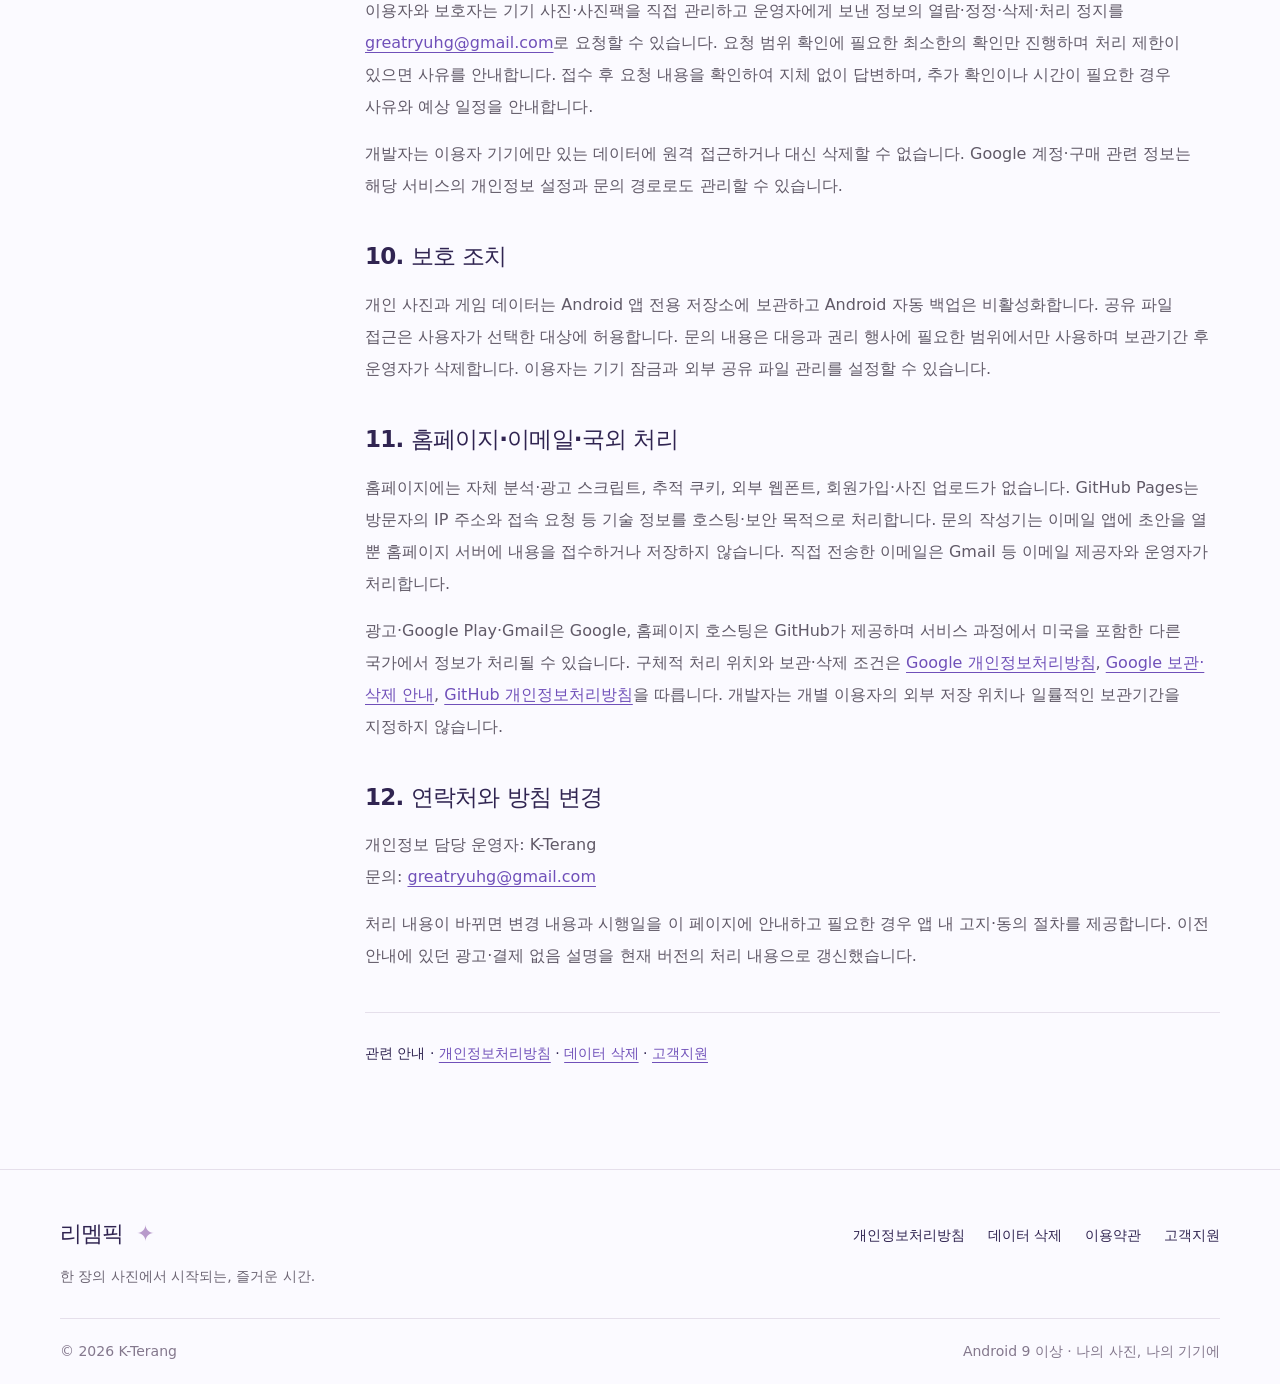
<file: privacy.html>
<!doctype html>
<html lang="ko"><head><meta charset="utf-8"><meta name="viewport" content="width=device-width, initial-scale=1"><meta name="color-scheme" content="light"><meta name="theme-color" content="#f8f7ff"><title>개인정보처리방침 · 리멤픽</title><meta name="description" content="리멤픽의 사진 접근, 기기 내 저장, 공유, 홈페이지 및 문의 정보 처리에 관한 개인정보처리방침."><meta property="og:title" content="개인정보처리방침 · 리멤픽"><meta property="og:description" content="리멤픽의 사진 접근, 기기 내 저장, 공유, 홈페이지 및 문의 정보 처리에 관한 개인정보처리방침."><meta property="og:type" content="website"><meta property="og:locale" content="ko_KR"><meta name="twitter:card" content="summary_large_image"><link rel="canonical" href="https://k-ternag.github.io/imageGameHome/privacy.html"><meta property="og:url" content="https://k-ternag.github.io/imageGameHome/privacy.html"><meta property="og:image" content="https://k-ternag.github.io/imageGameHome/assets/og-ko.png"><meta property="og:image:width" content="1200"><meta property="og:image:height" content="630"><meta property="og:image:alt" content="리멤픽 · 사진으로 즐기는 여덟 가지 재미"><meta name="twitter:image" content="https://k-ternag.github.io/imageGameHome/assets/og-ko.png"><link rel="alternate" hreflang="ko" href="https://k-ternag.github.io/imageGameHome/privacy.html"><link rel="alternate" hreflang="en" href="https://k-ternag.github.io/imageGameHome/privacy.en.html"><link rel="alternate" hreflang="x-default" href="https://k-ternag.github.io/imageGameHome/privacy.en.html"><link rel="icon" href="assets/favicon.svg" type="image/svg+xml"><link rel="stylesheet" href="styles.css"><script src="app.js" defer></script></head>
<body data-page="privacy"><a class="skip-link" href="#main">본문 바로가기</a>
<header class="site-header"><div class="wrap header-inner"><a class="brand" href="index.html"><img class="brand-icon" src="assets/favicon-64.png" alt="" width="48" height="48"><span>리멤픽<small>little photos, lots of play</small></span></a>
<button class="menu-toggle" aria-expanded="false" aria-controls="navigation">메뉴 <span aria-hidden="true">☰</span></button>
<nav id="navigation" aria-label="주 메뉴"><a href="index.html#games">8가지 게임</a><a href="index.html#together">함께 하기</a><a href="guide.html">화면 둘러보기</a><a href="support.html">고객지원</a><div class="languages" aria-label="Language"><a href="privacy.html" lang="ko" hreflang="ko" aria-current="page">한국어</a><a href="privacy.en.html" lang="en" hreflang="en">EN</a></div></nav></div></header><main id="main"><div class="wrap legal-layout"><aside class="legal-nav"><a class="breadcrumb" href="index.html">← 홈으로</a><span class="eyebrow">이 페이지에서</span><nav aria-label="문서 목차"><a href="#scope">1. 적용 범위와 운영자</a><a href="#data">2. 처리하는 정보와 목적</a><a href="#photos">3. 사진 접근과 권한</a><a href="#ads">4. 광고와 개인정보 선택</a><a href="#children">5. 아동과 보호자</a><a href="#purchases">6. Google Play 구매</a><a href="#sharing">7. 공유와 외부 처리</a><a href="#retention">8. 보관 기간과 파기</a><a href="#rights">9. 이용자 권리와 요청</a><a href="#security">10. 보호 조치</a><a href="#website">11. 홈페이지·이메일·국외 처리</a><a href="#contact">12. 연락처와 방침 변경</a></nav><button type="button" class="print-button" data-print hidden>문서 인쇄</button></aside><article class="legal-document"><span class="eyebrow">YOUR PHOTOS, YOUR PRIVACY</span><h1>개인정보처리방침</h1><div class="policy-notice"><strong>정책 검토본</strong><p>확인 중인 항목: 정책 최종 검토. 확정 후 정식 정책을 이 페이지에 안내합니다.</p></div><dl class="policy-meta"><div><dt>대상 앱</dt><dd>리멤픽 / RememPic</dd></div><div><dt>운영자</dt><dd>K-Terang</dd></div><div><dt>문의</dt><dd><a class="contact-email" href="mailto:greatryuhg@gmail.com">greatryuhg@gmail.com</a></dd></div><div><dt>시행일</dt><dd>2026-11-20</dd></div><div><dt>앱 식별자</dt><dd>com.photogames.app</dd></div></dl><section id="scope"><h2>1. 적용 범위와 운영자</h2><p><strong>리멤픽 / RememPic</strong> Android 앱과 이 소개 홈페이지의 개인정보 처리 안내입니다. 운영자는 K-Terang이며 개인정보 문의는 <a class="contact-email" href="mailto:greatryuhg@gmail.com">greatryuhg@gmail.com</a>로 접수합니다. 확인한 앱 버전은 0.9.0입니다. 앱 자체 회원가입·로그인과 개발자 백엔드는 없습니다. 기기 안의 사진·게임 데이터와 광고·구매·홈페이지·이메일의 외부 처리를 구분합니다.</p></section><section id="data"><h2>2. 처리하는 정보와 목적</h2><div class="table-scroll"><table><thead><tr><th>정보</th><th>이용 목적과 처리 위치</th></tr></thead><tbody><tr><td>선택한 사진, 사진팩 이름·표지</td><td>사진 게임·사진팩 관리. 기기의 앱 전용 저장소.</td></tr><tr><td>점수·레벨·별·게임 진행·설정</td><td>이어하기·결과 표시·사용 환경 유지. 해당 기기.</td></tr><tr><td>함께 하기 이름·점수·진행</td><td>차례 안내·결과 비교. 해당 기기.</td></tr><tr><td>광고 요청·반응·기기 및 진단 정보</td><td>광고 제공·측정·부정 이용 방지. Google 광고 서비스.</td></tr><tr><td>상품·구매 토큰·구매 상태·서명된 구매 정보</td><td>구매 확인·승인·광고 제거·복원. 앱과 Google Play.</td></tr><tr><td>구매 확인 상태·광고 표시 간격·오류 코드와 시각</td><td>구매 상태 유지·광고 빈도 제한·문제 확인. 기기에 최근 이벤트 최대 80개.</td></tr><tr><td>문의 이메일 주소·본문·직접 보낸 첨부</td><td>문의 답변·권리 행사 처리. 운영자와 이메일 제공자.</td></tr></tbody></table></div></section><section id="photos"><h2>3. 사진 접근과 권한</h2><p>Android 사진 선택기로 직접 고른 사진만 읽습니다. 전체 갤러리·위치·연락처·마이크·카메라 권한을 요구하지 않습니다. 사진은 방향을 반영한 뒤 긴 변 최대 1,200px의 JPEG로 앱 안에 복사하며 GPS·EXIF 정보는 복사본에 보존하지 않습니다. 원본은 변경하지 않습니다. 사진의 색·구도 분석도 기기에서 수행합니다.</p><p>인터넷·네트워크 상태 권한은 광고와 구매 확인에 사용합니다. 개인 사진·게임 기록·참가자 이름을 개발자 서버 또는 광고 요청에 넣어 전송하지 않습니다.</p></section><section id="ads"><h2>4. 광고와 개인정보 선택</h2><p>게임 사이에 Google AdMob 전면 광고를 제공할 수 있습니다. Google Mobile Ads SDK는 IP 주소(대략적 위치 추정 가능), 앱 실행·탭·광고 반응, 성능·진단 정보와 설정에 따른 기기 식별정보를 광고 제공·측정·부정 이용 방지 목적으로 처리할 수 있습니다. 광고 ID 접근 권한을 제거했더라도 모든 광고 데이터 처리가 없어지는 것은 아닙니다. <a href="https://developers.google.com/admob/android/privacy/play-data-disclosure">Google 광고 SDK 데이터 안내</a>를 확인할 수 있습니다.</p><p>앱은 광고 동의 상태가 광고 요청을 허용하는지 확인한 뒤 광고를 준비합니다. 제공되는 경우 설정의 <strong>광고 개인정보 설정</strong>에서 선택을 변경할 수 있습니다. 광고 제거 구매가 확인되면 게임 사이 광고를 중단하지만 구매 확인에 필요한 처리는 계속될 수 있습니다.</p></section><section id="children"><h2>5. 아동과 보호자</h2><p>앱은 나이·생년월일·회원 계정을 요청하지 않습니다. 아동용 광고 설정이 적용된 빌드에서는 Google의 CHILD 처리를 사용해 개인 맞춤 광고·리마케팅·광고 ID 전송을 제한하도록 구성하고 광고 콘텐츠 등급을 G로 제한합니다.</p><p>보호자는 아동의 사진 선택·외부 공유·Google Play 구매를 함께 관리해 주세요. 보호자는 아래 이메일로 문의 정보의 열람·삭제 등을 요청할 수 있습니다. 아동의 개인 사진·신분증·민감한 정보는 문의에 첨부하지 마세요.</p></section><section id="purchases"><h2>6. Google Play 구매</h2><p>광고 제거는 Google Play의 1회 구매 상품입니다. 앱은 상품 ID, 구매 토큰, 상태와 서명된 구매 정보를 이용해 결제 확인·승인·복원을 수행하고 마지막 확인 상태를 기기에 저장합니다. 개발자는 카드번호·은행 계좌정보·Google 비밀번호를 직접 수집하지 않습니다. 기기 이벤트 기록에는 구매 토큰·영수증·이메일·사진 경로를 넣지 않습니다.</p><p>Google Play가 처리하는 결제·거래 기록은 Google 정책에 따르며 앱 제거로 삭제되지 않습니다. <a href="https://policies.google.com/privacy?hl=ko">Google 개인정보처리방침</a>을 참고하세요.</p></section><section id="sharing"><h2>7. 공유와 외부 처리</h2><p>결과 카드와 앱 소개를 공유하면 사용자가 고른 외부 앱과 수신자가 해당 이미지·메시지를 처리합니다. 결과 카드에 개인 사진은 포함하지 않습니다. 앱에는 사진·기록의 클라우드 동기화나 별도의 개발자 분석·원격 오류 수집 서비스가 없습니다. 광고 SDK의 측정·진단 처리는 4항과 같이 별도로 이루어집니다.</p></section><section id="retention"><h2>8. 보관 기간과 파기</h2><p>기기 사진·설정·기록은 이용자가 삭제할 때까지 보관합니다. 사진이나 사진팩 삭제는 앱 내부 복사본을 지웁니다. 게임 기록 초기화는 기록·기록 배지만 지우며 열린 레벨·별·사진팩은 남깁니다. 전체 기기 데이터는 Android 앱 데이터 삭제 또는 앱 제거로 삭제합니다. 광고·결제 이벤트는 최근 80개까지 유지하며 오래된 항목은 새 기록으로 대체합니다.</p><p><strong>문의 기록:</strong> 문의 처리 완료 후 30일 동안 보관합니다. 기간이 끝나거나 확인된 삭제 요청을 처리할 때 운영자가 문의 이메일과 첨부를 메일함·휴지통에서 영구 삭제하고 별도로 저장한 첨부 사본도 삭제합니다. 메일 제공자의 시스템 기록·백업은 해당 제공자의 정책을 따릅니다.</p><p>Google·GitHub가 관리하는 거래·보안·접속 기록과 백업은 각 제공자의 목적별 보관·삭제 정책이 적용됩니다. 모든 외부 기록에 동일한 보관일수를 적용하지 않습니다. <a href="delete-account.html">데이터 삭제 안내</a>에서 범위별 절차를 확인하세요.</p></section><section id="rights"><h2>9. 이용자 권리와 요청</h2><p>이용자와 보호자는 기기 사진·사진팩을 직접 관리하고 운영자에게 보낸 정보의 열람·정정·삭제·처리 정지를 <a class="contact-email" href="mailto:greatryuhg@gmail.com">greatryuhg@gmail.com</a>로 요청할 수 있습니다. 요청 범위 확인에 필요한 최소한의 확인만 진행하며 처리 제한이 있으면 사유를 안내합니다. 접수 후 요청 내용을 확인하여 지체 없이 답변하며, 추가 확인이나 시간이 필요한 경우 사유와 예상 일정을 안내합니다.</p><p>개발자는 이용자 기기에만 있는 데이터에 원격 접근하거나 대신 삭제할 수 없습니다. Google 계정·구매 관련 정보는 해당 서비스의 개인정보 설정과 문의 경로로도 관리할 수 있습니다.</p></section><section id="security"><h2>10. 보호 조치</h2><p>개인 사진과 게임 데이터는 Android 앱 전용 저장소에 보관하고 Android 자동 백업은 비활성화합니다. 공유 파일 접근은 사용자가 선택한 대상에 허용합니다. 문의 내용은 대응과 권리 행사에 필요한 범위에서만 사용하며 보관기간 후 운영자가 삭제합니다. 이용자는 기기 잠금과 외부 공유 파일 관리를 설정할 수 있습니다.</p></section><section id="website"><h2>11. 홈페이지·이메일·국외 처리</h2><p>홈페이지에는 자체 분석·광고 스크립트, 추적 쿠키, 외부 웹폰트, 회원가입·사진 업로드가 없습니다. GitHub Pages는 방문자의 IP 주소와 접속 요청 등 기술 정보를 호스팅·보안 목적으로 처리합니다. 문의 작성기는 이메일 앱에 초안을 열 뿐 홈페이지 서버에 내용을 접수하거나 저장하지 않습니다. 직접 전송한 이메일은 Gmail 등 이메일 제공자와 운영자가 처리합니다.</p><p>광고·Google Play·Gmail은 Google, 홈페이지 호스팅은 GitHub가 제공하며 서비스 과정에서 미국을 포함한 다른 국가에서 정보가 처리될 수 있습니다. 구체적 처리 위치와 보관·삭제 조건은 <a href="https://policies.google.com/privacy?hl=ko">Google 개인정보처리방침</a>, <a href="https://policies.google.com/technologies/retention?hl=ko">Google 보관·삭제 안내</a>, <a href="https://docs.github.com/en/site-policy/privacy-policies/github-general-privacy-statement">GitHub 개인정보처리방침</a>을 따릅니다. 개발자는 개별 이용자의 외부 저장 위치나 일률적인 보관기간을 지정하지 않습니다.</p></section><section id="contact"><h2>12. 연락처와 방침 변경</h2><p>개인정보 담당 운영자: K-Terang<br>문의: <a class="contact-email" href="mailto:greatryuhg@gmail.com">greatryuhg@gmail.com</a></p><p>처리 내용이 바뀌면 변경 내용과 시행일을 이 페이지에 안내하고 필요한 경우 앱 내 고지·동의 절차를 제공합니다. 이전 안내에 있던 광고·결제 없음 설명을 현재 버전의 처리 내용으로 갱신했습니다.</p></section><div class="legal-end">관련 안내 · <a href="privacy.html">개인정보처리방침</a> · <a href="delete-account.html">데이터 삭제</a> · <a href="support.html">고객지원</a></div></article></div></main><footer class="site-footer"><div class="wrap"><div class="footer-main"><div><a class="footer-brand" href="index.html">리멤픽 <span aria-hidden="true">✦</span></a><p>한 장의 사진에서 시작되는, 즐거운 시간.</p></div><nav class="footer-links" aria-label="서비스 안내"><a href="privacy.html">개인정보처리방침</a><a href="delete-account.html">데이터 삭제</a><a href="terms.html">이용약관</a><a href="support.html">고객지원</a></nav></div><div class="footer-bottom"><span>© 2026 K-Terang</span><span>Android 9 이상 · 나의 사진, 나의 기기에</span></div></div></footer>
<dialog id="lightbox" aria-labelledby="lightbox-title"><div class="lightbox-bar"><h2 id="lightbox-title"></h2><button type="button" id="close-lightbox" aria-label="확대 이미지 닫기">×</button></div><div class="lightbox-stage"><button type="button" id="previous-image" aria-label="이전 이미지">←</button><img id="lightbox-image" alt=""><button type="button" id="next-image" aria-label="다음 이미지">→</button></div><div class="lightbox-bottom"><span id="image-position" aria-live="polite"></span><a id="original-image" href="assets/ko/originals/01-home.png" target="_blank" rel="noopener">원본 이미지 열기</a></div><p class="lightbox-note">현재 한국어 앱의 실제 화면입니다. 문제와 점수는 플레이 예시입니다.</p></dialog></body></html>
</file>
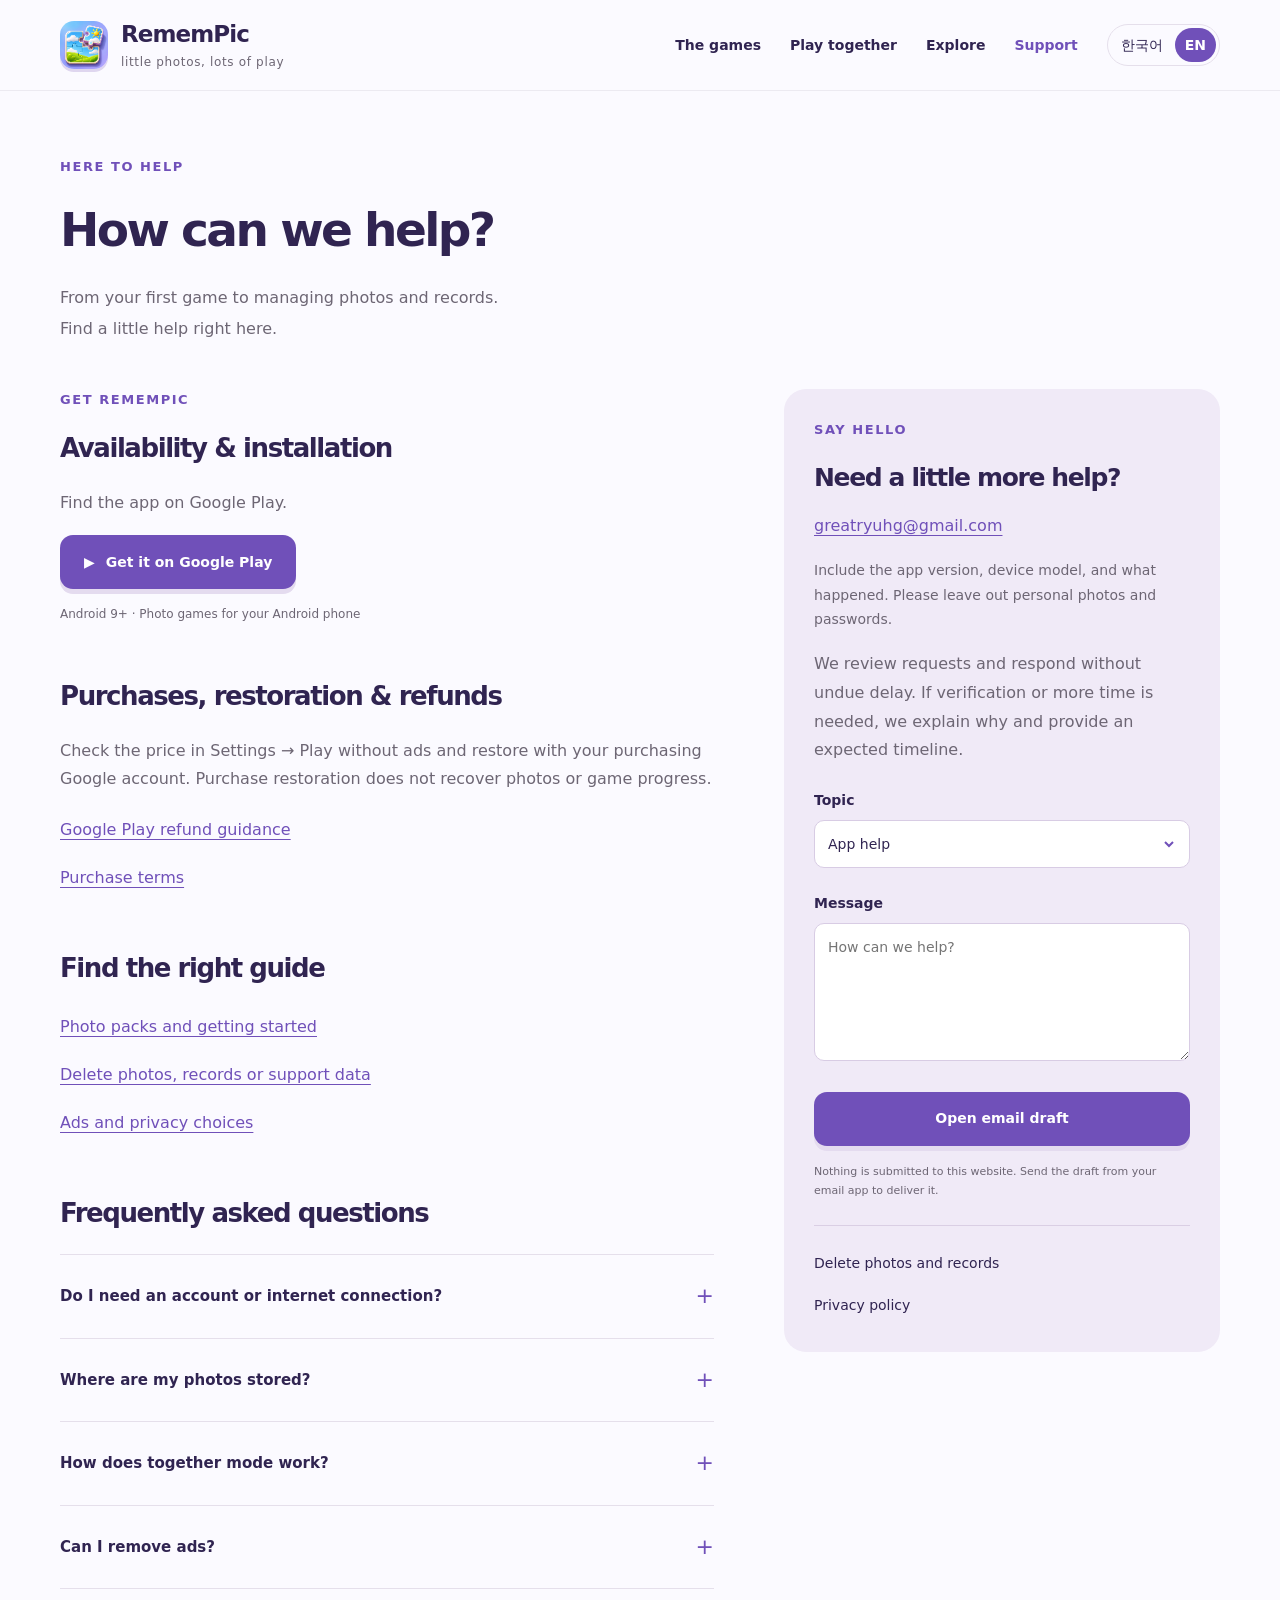
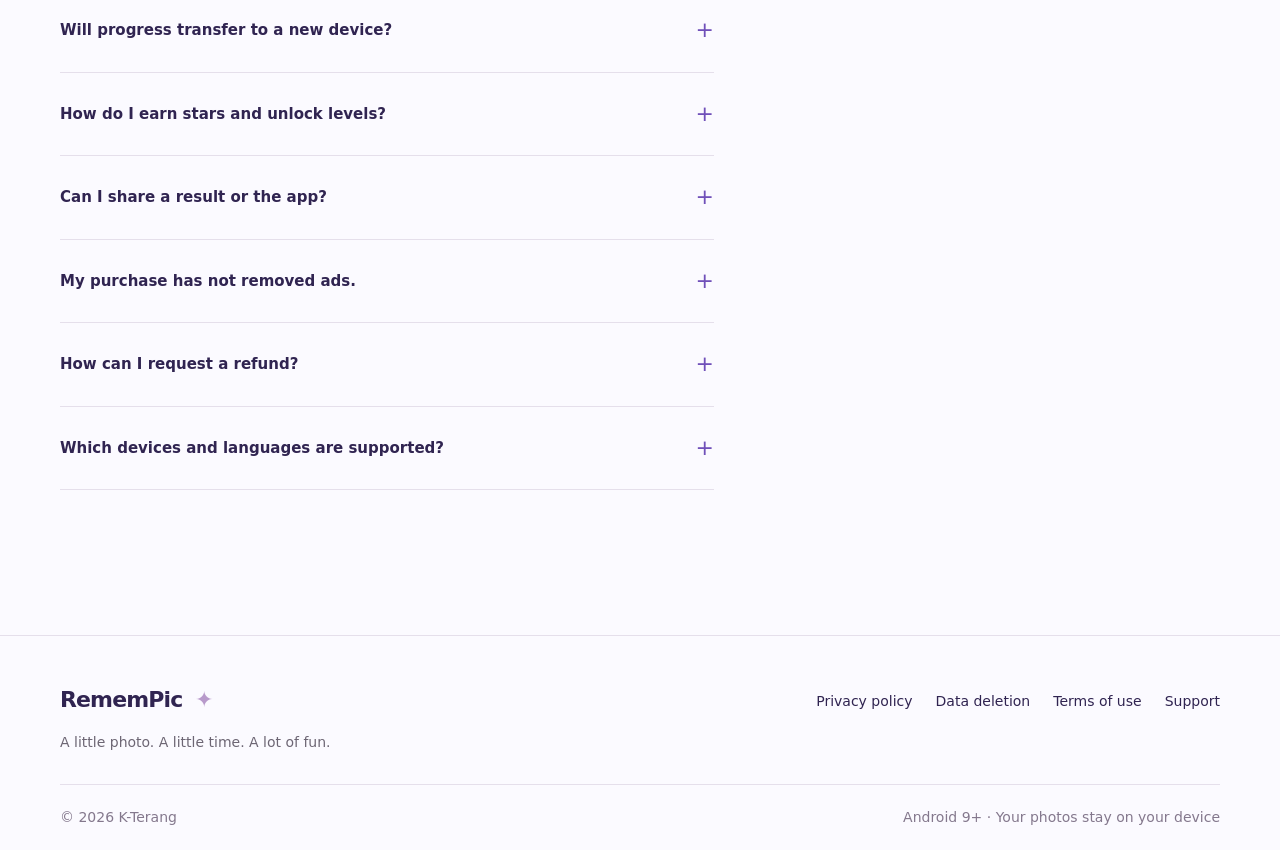
<file: support.en.html>
<!doctype html>
<html lang="en"><head><meta charset="utf-8"><meta name="viewport" content="width=device-width, initial-scale=1"><meta name="color-scheme" content="light"><meta name="theme-color" content="#f8f7ff"><title>How can we help? · RememPic</title><meta name="description" content="Help with RememPic, frequently asked questions, availability, and email support."><meta property="og:title" content="How can we help? · RememPic"><meta property="og:description" content="Help with RememPic, frequently asked questions, availability, and email support."><meta property="og:type" content="website"><meta property="og:locale" content="en_US"><meta name="twitter:card" content="summary_large_image"><link rel="canonical" href="https://k-ternag.github.io/imageGameHome/support.en.html"><meta property="og:url" content="https://k-ternag.github.io/imageGameHome/support.en.html"><meta property="og:image" content="https://k-ternag.github.io/imageGameHome/assets/og-en.png"><meta property="og:image:width" content="1200"><meta property="og:image:height" content="630"><meta property="og:image:alt" content="RememPic · Eight ways to play with photos"><meta name="twitter:image" content="https://k-ternag.github.io/imageGameHome/assets/og-en.png"><link rel="alternate" hreflang="ko" href="https://k-ternag.github.io/imageGameHome/support.html"><link rel="alternate" hreflang="en" href="https://k-ternag.github.io/imageGameHome/support.en.html"><link rel="alternate" hreflang="x-default" href="https://k-ternag.github.io/imageGameHome/support.en.html"><link rel="icon" href="assets/favicon.svg" type="image/svg+xml"><link rel="stylesheet" href="styles.css"><script src="app.js" defer></script></head>
<body data-page="support"><a class="skip-link" href="#main">Skip to content</a>
<header class="site-header"><div class="wrap header-inner"><a class="brand" href="index.en.html"><img class="brand-icon" src="assets/favicon-64.png" alt="" width="48" height="48"><span>RememPic<small>little photos, lots of play</small></span></a>
<button class="menu-toggle" aria-expanded="false" aria-controls="navigation">Menu <span aria-hidden="true">☰</span></button>
<nav id="navigation" aria-label="Main navigation"><a href="index.en.html#games">The games</a><a href="index.en.html#together">Play together</a><a href="guide.en.html">Explore</a><a href="support.en.html" aria-current="page">Support</a><div class="languages" aria-label="Language"><a href="support.html" lang="ko" hreflang="ko">한국어</a><a href="support.en.html" lang="en" hreflang="en" aria-current="page">EN</a></div></nav></div></header><main id="main"><section class="page-intro wrap"><span class="eyebrow">HERE TO HELP</span><h1>How can we help?</h1><p>From your first game to managing photos and records.<br>Find a little help right here.</p></section><div class="wrap support-layout"><div><section class="support-block" id="availability"><span class="eyebrow">GET REMEMPIC</span><h2>Availability & installation</h2><p>Find the app on Google Play.</p><a class="button primary store-link" href="https://play.google.com/store/apps/details?id=com.photogames.app"><span aria-hidden="true">▶</span> Get it on Google Play</a><p class="muted">Android 9+ · Photo games for your Android phone</p></section><section class="support-block" id="purchases"><h2>Purchases, restoration & refunds</h2><p>Check the price in Settings → Play without ads and restore with your purchasing Google account. Purchase restoration does not recover photos or game progress.</p><div class="help-links"><a href="https://support.google.com/googleplay/answer/2479637?hl=en">Google Play refund guidance</a><a href="terms.en.html#refund">Purchase terms</a></div></section><section class="support-block"><h2>Find the right guide</h2><div class="help-links"><a href="guide.en.html">Photo packs and getting started</a><a href="delete-account.en.html">Delete photos, records or support data</a><a href="privacy.en.html#ads">Ads and privacy choices</a></div></section><section class="support-block" id="faq"><h2>Frequently asked questions</h2><div class="faq-list"><details><summary>Do I need an account or internet connection?<span aria-hidden="true">+</span></summary><p>No app account is needed. Games and photo packs work offline. Ads, Google Play purchases and restoration, website visits, and external sharing may need internet. Personal photos and game records are not uploaded to a developer server.</p></details><details><summary>Where are my photos stored?<span aria-hidden="true">+</span></summary><p>Only photos you choose are copied into private app storage; originals stay unchanged. Add up to 50 personal photos across your packs. Keep your original photos before uninstalling or clearing app data.</p></details><details><summary>How does together mode work?<span aria-hidden="true">+</span></summary><p>Choose names for 2–4 players and a shared difficulty, then pass one device around. Each person gets different questions with the same difficulty, question count, and scoring rules. Compare results at the end.</p></details><details><summary>Can I remove ads?<span aria-hidden="true">+</span></summary><p>Settings → Play without ads offers a one-time Google Play purchase, not a subscription. Check the purchase screen for price and availability. Restore with the same Google account; restoration does not recover photos or game progress.</p></details><details><summary>Will progress transfer to a new device?<span aria-hidden="true">+</span></summary><p>There is no cloud sync or backup for photo packs and game records. Uninstalling or clearing app data removes local progress. An ad-removal purchase can be restored separately with the same Google account.</p></details><details><summary>How do I earn stars and unlock levels?<span aria-hidden="true">+</span></summary><p>Each game has 100 levels. Check the level instructions for its clear and star requirements. Using a hint can count as practice without new stars or the next level. Regular levels are untimed; every tenth level is a timed challenge.</p></details><details><summary>Can I share a result or the app?<span aria-hidden="true">+</span></summary><p>Use the share icon on a result or Share the app in Settings. Result cards exclude personal photos. Choose the destination and review the message in the Android share sheet.</p></details><details><summary>My purchase has not removed ads.<span aria-hidden="true">+</span></summary><p>Check your purchasing Google account and connection, then choose Settings → Play without ads → Restore purchase. Pending payments apply after completion. If it persists, email your app version and the error. Do not send card numbers or passwords.</p></details><details><summary>How can I request a refund?<span aria-hidden="true">+</span></summary><p>Request a refund through Google Play purchase history or contact support. Eligibility depends on the purchase, timing, and local rules. Uninstalling does not automatically refund a purchase.</p></details><details><summary>Which devices and languages are supported?<span aria-hidden="true">+</span></summary><p>Android 9 and later are supported. The app is in Korean, and this website is available in Korean and English. Questions and scores in the images are examples.</p></details></div></section></div><aside class="contact-card" id="contact"><span class="eyebrow">SAY HELLO</span><h2>Need a little more help?</h2><p><a class="contact-email" href="mailto:greatryuhg@gmail.com">greatryuhg@gmail.com</a></p><p class="muted">Include the app version, device model, and what happened. Please leave out personal photos and passwords.</p><p class="small-note">We review requests and respond without undue delay. If verification or more time is needed, we explain why and provide an expected timeline.</p><form id="support-form" data-email="greatryuhg@gmail.com"><label for="topic">Topic</label><select id="topic" name="topic"><option>App help</option><option>Report an issue</option><option>Purchase, restore or refund</option><option>Privacy question</option><option>Delete support data</option></select><label for="message">Message</label><textarea id="message" name="message" rows="5" maxlength="2000" required placeholder="How can we help?"></textarea><button type="submit" class="button primary" disabled>Open email draft</button><p id="form-status" class="small-note" role="status">Nothing is submitted to this website. Send the draft from your email app to deliver it.</p></form><noscript><p>The draft composer requires JavaScript. You can write directly to the email address above.</p></noscript><div class="contact-legal"><a href="delete-account.en.html">Delete photos and records</a><a href="privacy.en.html">Privacy policy</a></div></aside></div></main><footer class="site-footer"><div class="wrap"><div class="footer-main"><div><a class="footer-brand" href="index.en.html">RememPic <span aria-hidden="true">✦</span></a><p>A little photo. A little time. A lot of fun.</p></div><nav class="footer-links" aria-label="Service information"><a href="privacy.en.html">Privacy policy</a><a href="delete-account.en.html">Data deletion</a><a href="terms.en.html">Terms of use</a><a href="support.en.html">Support</a></nav></div><div class="footer-bottom"><span>© 2026 K-Terang</span><span>Android 9+ · Your photos stay on your device</span></div></div></footer>
<dialog id="lightbox" aria-labelledby="lightbox-title"><div class="lightbox-bar"><h2 id="lightbox-title"></h2><button type="button" id="close-lightbox" aria-label="Close enlarged image">×</button></div><div class="lightbox-stage"><button type="button" id="previous-image" aria-label="Previous image">←</button><img id="lightbox-image" alt=""><button type="button" id="next-image" aria-label="Next image">→</button></div><div class="lightbox-bottom"><span id="image-position" aria-live="polite"></span><a id="original-image" href="assets/en/originals/01-home.png" target="_blank" rel="noopener">Open original image</a></div><p class="lightbox-note">Actual screens from the current Korean app. Gameplay and scores are examples. App language support is not implied.</p></dialog></body></html>
</file>
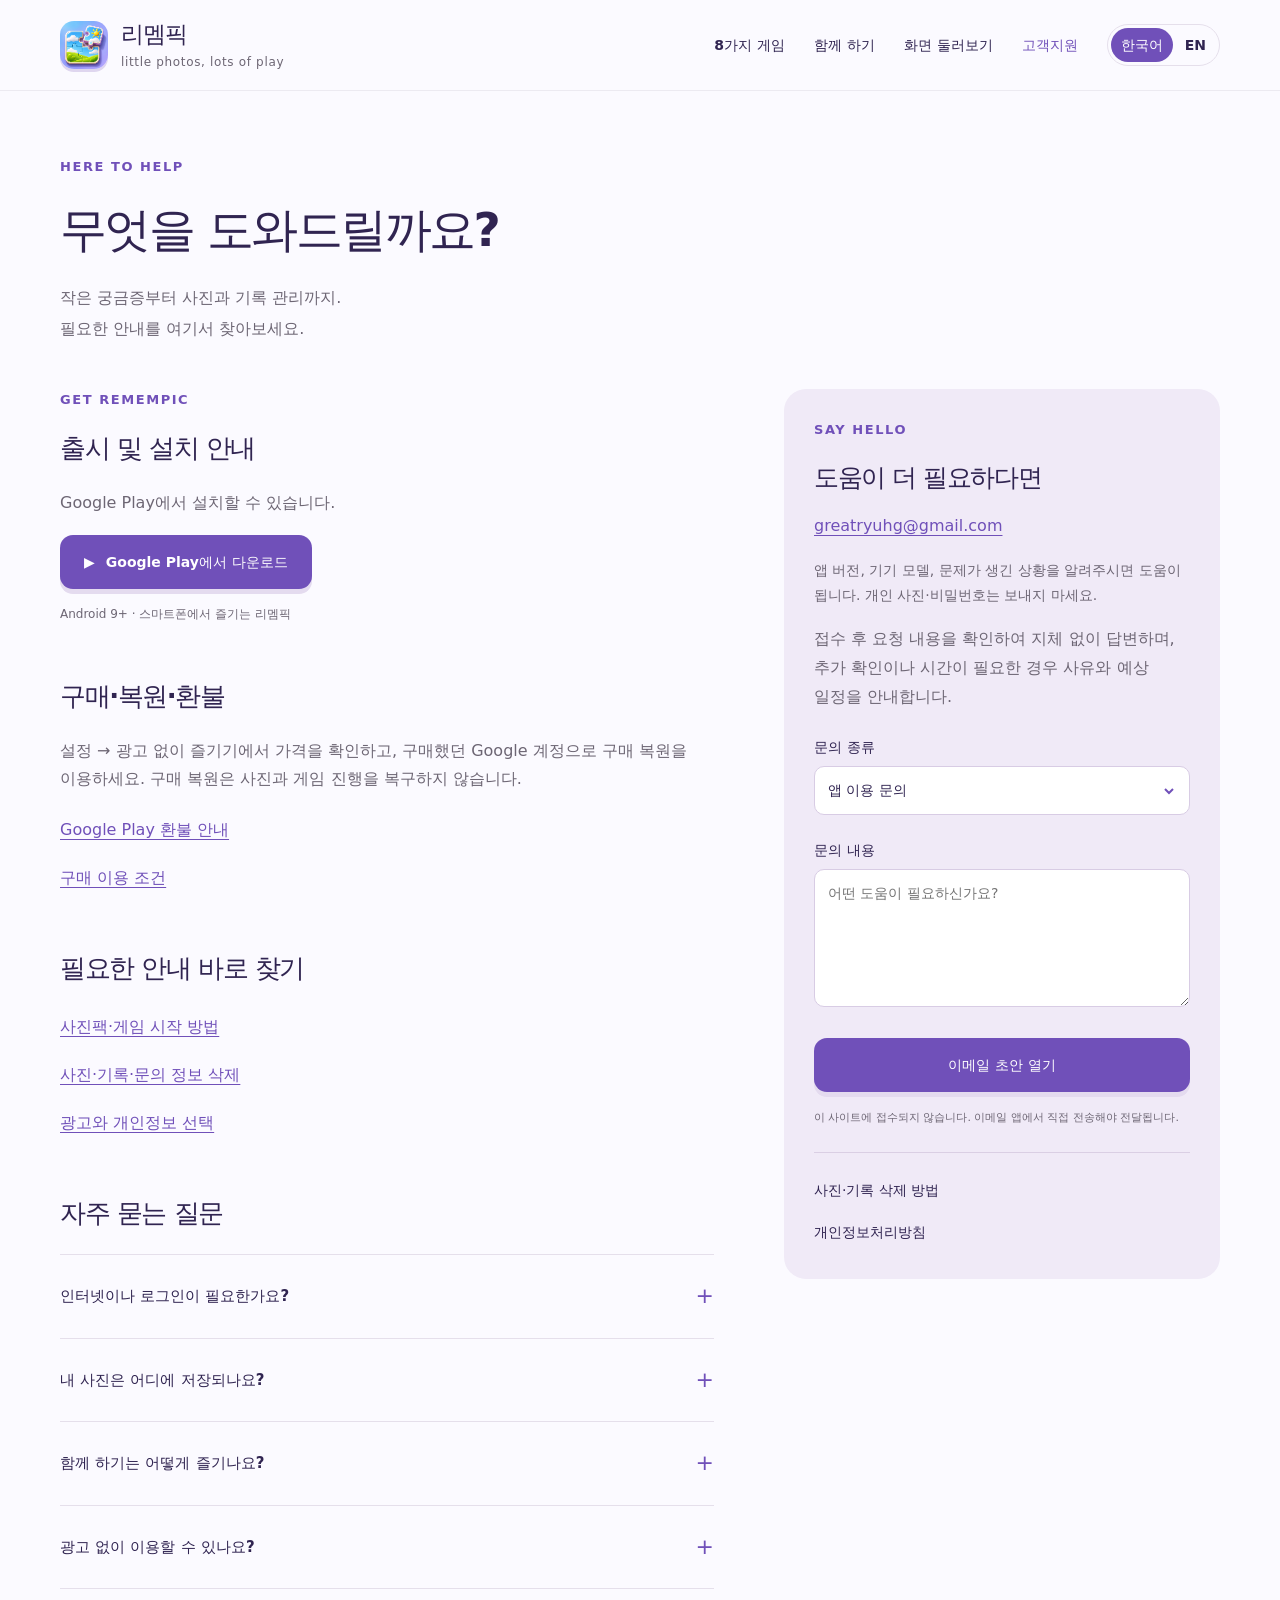
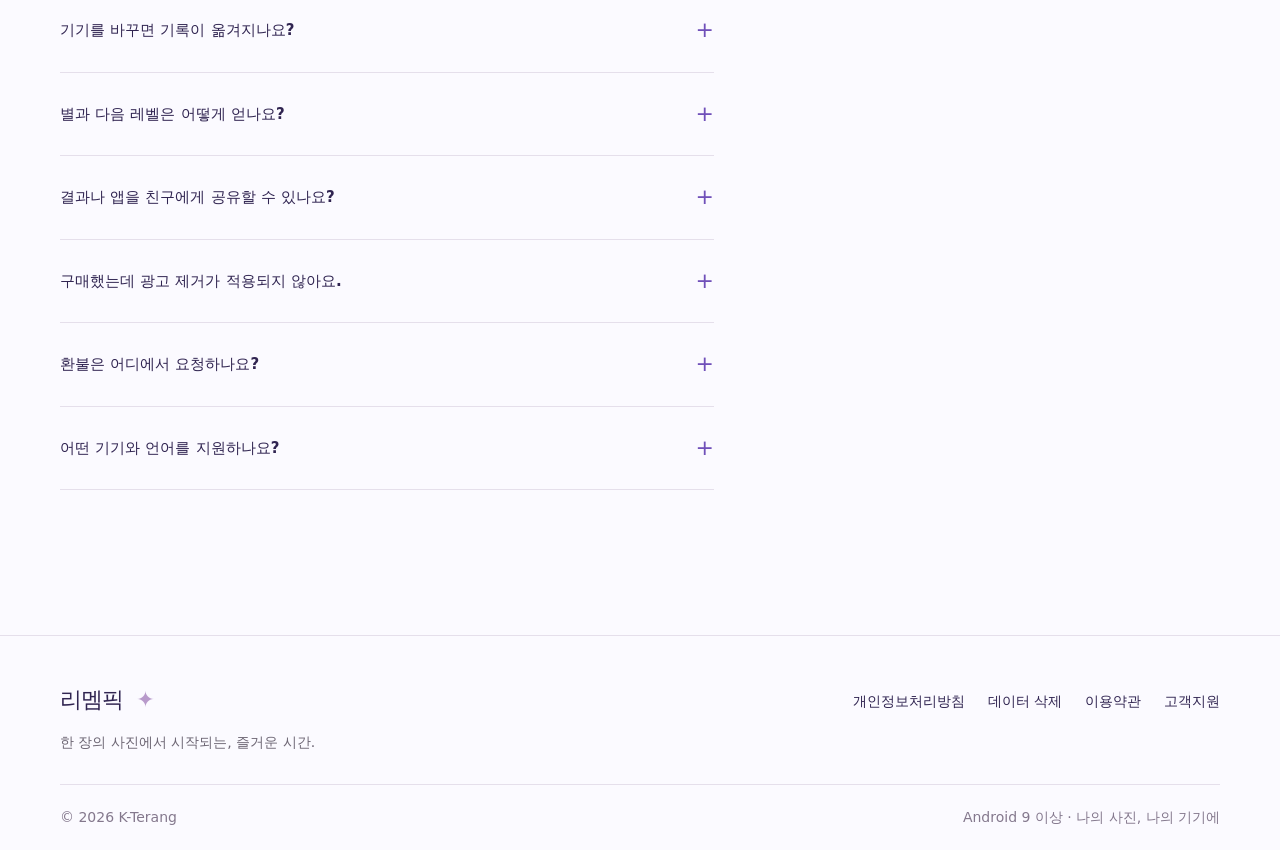
<file: support.html>
<!doctype html>
<html lang="ko"><head><meta charset="utf-8"><meta name="viewport" content="width=device-width, initial-scale=1"><meta name="color-scheme" content="light"><meta name="theme-color" content="#f8f7ff"><title>무엇을 도와드릴까요? · 리멤픽</title><meta name="description" content="리멤픽 이용 방법과 자주 묻는 질문, 출시 및 고객지원 안내."><meta property="og:title" content="무엇을 도와드릴까요? · 리멤픽"><meta property="og:description" content="리멤픽 이용 방법과 자주 묻는 질문, 출시 및 고객지원 안내."><meta property="og:type" content="website"><meta property="og:locale" content="ko_KR"><meta name="twitter:card" content="summary_large_image"><link rel="canonical" href="https://k-ternag.github.io/imageGameHome/support.html"><meta property="og:url" content="https://k-ternag.github.io/imageGameHome/support.html"><meta property="og:image" content="https://k-ternag.github.io/imageGameHome/assets/og-ko.png"><meta property="og:image:width" content="1200"><meta property="og:image:height" content="630"><meta property="og:image:alt" content="리멤픽 · 사진으로 즐기는 여덟 가지 재미"><meta name="twitter:image" content="https://k-ternag.github.io/imageGameHome/assets/og-ko.png"><link rel="alternate" hreflang="ko" href="https://k-ternag.github.io/imageGameHome/support.html"><link rel="alternate" hreflang="en" href="https://k-ternag.github.io/imageGameHome/support.en.html"><link rel="alternate" hreflang="x-default" href="https://k-ternag.github.io/imageGameHome/support.en.html"><link rel="icon" href="assets/favicon.svg" type="image/svg+xml"><link rel="stylesheet" href="styles.css"><script src="app.js" defer></script></head>
<body data-page="support"><a class="skip-link" href="#main">본문 바로가기</a>
<header class="site-header"><div class="wrap header-inner"><a class="brand" href="index.html"><img class="brand-icon" src="assets/favicon-64.png" alt="" width="48" height="48"><span>리멤픽<small>little photos, lots of play</small></span></a>
<button class="menu-toggle" aria-expanded="false" aria-controls="navigation">메뉴 <span aria-hidden="true">☰</span></button>
<nav id="navigation" aria-label="주 메뉴"><a href="index.html#games">8가지 게임</a><a href="index.html#together">함께 하기</a><a href="guide.html">화면 둘러보기</a><a href="support.html" aria-current="page">고객지원</a><div class="languages" aria-label="Language"><a href="support.html" lang="ko" hreflang="ko" aria-current="page">한국어</a><a href="support.en.html" lang="en" hreflang="en">EN</a></div></nav></div></header><main id="main"><section class="page-intro wrap"><span class="eyebrow">HERE TO HELP</span><h1>무엇을 도와드릴까요?</h1><p>작은 궁금증부터 사진과 기록 관리까지.<br>필요한 안내를 여기서 찾아보세요.</p></section><div class="wrap support-layout"><div><section class="support-block" id="availability"><span class="eyebrow">GET REMEMPIC</span><h2>출시 및 설치 안내</h2><p>Google Play에서 설치할 수 있습니다.</p><a class="button primary store-link" href="https://play.google.com/store/apps/details?id=com.photogames.app"><span aria-hidden="true">▶</span> Google Play에서 다운로드</a><p class="muted">Android 9+ · 스마트폰에서 즐기는 리멤픽</p></section><section class="support-block" id="purchases"><h2>구매·복원·환불</h2><p>설정 → 광고 없이 즐기기에서 가격을 확인하고, 구매했던 Google 계정으로 구매 복원을 이용하세요. 구매 복원은 사진과 게임 진행을 복구하지 않습니다.</p><div class="help-links"><a href="https://support.google.com/googleplay/answer/2479637?hl=ko">Google Play 환불 안내</a><a href="terms.html#refund">구매 이용 조건</a></div></section><section class="support-block"><h2>필요한 안내 바로 찾기</h2><div class="help-links"><a href="guide.html">사진팩·게임 시작 방법</a><a href="delete-account.html">사진·기록·문의 정보 삭제</a><a href="privacy.html#ads">광고와 개인정보 선택</a></div></section><section class="support-block" id="faq"><h2>자주 묻는 질문</h2><div class="faq-list"><details><summary>인터넷이나 로그인이 필요한가요?<span aria-hidden="true">+</span></summary><p>회원가입 없이 기본 게임과 사진팩을 오프라인으로 즐길 수 있습니다. 광고, Google Play 구매·복원, 홈페이지 접속과 외부 공유에는 인터넷이 필요할 수 있습니다. 개인 사진과 게임 기록은 개발자 서버에 업로드하지 않습니다.</p></details><details><summary>내 사진은 어디에 저장되나요?<span aria-hidden="true">+</span></summary><p>직접 고른 사진만 앱 내부에 복사하며 원본은 바꾸지 않습니다. 모든 내 사진팩을 합쳐 최대 50장까지 등록할 수 있습니다. 앱 삭제나 데이터 삭제 전에는 원본 사진을 따로 보관해 주세요.</p></details><details><summary>함께 하기는 어떻게 즐기나요?<span aria-hidden="true">+</span></summary><p>2~4명의 이름과 공통 난이도를 정한 뒤 한 기기를 넘겨가며 플레이합니다. 참가자마다 다른 문제를 같은 난이도·문제 수·점수 기준으로 즐기고 마지막에 결과를 비교합니다.</p></details><details><summary>광고 없이 이용할 수 있나요?<span aria-hidden="true">+</span></summary><p>설정 → 광고 없이 즐기기에서 Google Play 1회 구매를 제공합니다. 정기 구독이 아니며 가격과 판매 여부는 실제 구매 화면을 확인해 주세요. 같은 Google 계정으로 구매 복원을 할 수 있고, 사진팩·게임 기록은 복원 대상이 아닙니다.</p></details><details><summary>기기를 바꾸면 기록이 옮겨지나요?<span aria-hidden="true">+</span></summary><p>클라우드 동기화나 사진팩·게임 기록의 백업 기능은 없습니다. 앱 제거 또는 앱 데이터 삭제 시 기기 내 진행이 사라집니다. 광고 제거 구매는 같은 Google 계정에서 별도로 복원할 수 있습니다.</p></details><details><summary>별과 다음 레벨은 어떻게 얻나요?<span aria-hidden="true">+</span></summary><p>게임마다 100레벨을 즐길 수 있습니다. 클리어 기준과 별 조건은 레벨의 게임 방법에서 확인하세요. 힌트를 사용하면 연습 완료로 처리되어 새 별·다음 레벨이 열리지 않을 수 있습니다. 일반 레벨은 시간 제한 없이, 10레벨마다 시간 도전으로 진행합니다.</p></details><details><summary>결과나 앱을 친구에게 공유할 수 있나요?<span aria-hidden="true">+</span></summary><p>결과 화면의 공유 아이콘이나 설정의 친구에게 앱 소개하기를 이용하세요. 결과 카드에는 개인 사진을 넣지 않습니다. 공유 대상과 보내는 내용은 Android 공유창에서 확인하세요.</p></details><details><summary>구매했는데 광고 제거가 적용되지 않아요.<span aria-hidden="true">+</span></summary><p>구매한 Google 계정과 인터넷 연결을 확인하고 설정 → 광고 없이 즐기기 → 구매 복원을 눌러 주세요. 승인 대기 중인 결제는 완료 후 적용됩니다. 계속 문제가 있으면 앱 버전과 오류 상황을 이메일로 알려 주세요. 카드번호·비밀번호는 보내지 마세요.</p></details><details><summary>환불은 어디에서 요청하나요?<span aria-hidden="true">+</span></summary><p>Google Play 구매 내역에서 환불을 요청하거나 지원 이메일로 문의할 수 있습니다. 적용 여부는 구매 시점·상품·거주 지역의 규정에 따릅니다. 앱 삭제만으로 환불되지는 않습니다.</p></details><details><summary>어떤 기기와 언어를 지원하나요?<span aria-hidden="true">+</span></summary><p>Android 9 이상을 지원합니다. 앱 화면은 한국어이며 홈페이지는 한국어·영어를 제공합니다. 이미지의 문제·점수는 플레이 예시입니다.</p></details></div></section></div><aside class="contact-card" id="contact"><span class="eyebrow">SAY HELLO</span><h2>도움이 더 필요하다면</h2><p><a class="contact-email" href="mailto:greatryuhg@gmail.com">greatryuhg@gmail.com</a></p><p class="muted">앱 버전, 기기 모델, 문제가 생긴 상황을 알려주시면 도움이 됩니다. 개인 사진·비밀번호는 보내지 마세요.</p><p class="small-note">접수 후 요청 내용을 확인하여 지체 없이 답변하며, 추가 확인이나 시간이 필요한 경우 사유와 예상 일정을 안내합니다.</p><form id="support-form" data-email="greatryuhg@gmail.com"><label for="topic">문의 종류</label><select id="topic" name="topic"><option>앱 이용 문의</option><option>오류 제보</option><option>구매·복원·환불 문의</option><option>개인정보 문의</option><option>문의 정보 삭제 요청</option></select><label for="message">문의 내용</label><textarea id="message" name="message" rows="5" maxlength="2000" required placeholder="어떤 도움이 필요하신가요?"></textarea><button type="submit" class="button primary" disabled>이메일 초안 열기</button><p id="form-status" class="small-note" role="status">이 사이트에 접수되지 않습니다. 이메일 앱에서 직접 전송해야 전달됩니다.</p></form><noscript><p>문의 초안 작성에는 JavaScript가 필요합니다. 위 이메일로 직접 문의할 수 있습니다.</p></noscript><div class="contact-legal"><a href="delete-account.html">사진·기록 삭제 방법</a><a href="privacy.html">개인정보처리방침</a></div></aside></div></main><footer class="site-footer"><div class="wrap"><div class="footer-main"><div><a class="footer-brand" href="index.html">리멤픽 <span aria-hidden="true">✦</span></a><p>한 장의 사진에서 시작되는, 즐거운 시간.</p></div><nav class="footer-links" aria-label="서비스 안내"><a href="privacy.html">개인정보처리방침</a><a href="delete-account.html">데이터 삭제</a><a href="terms.html">이용약관</a><a href="support.html">고객지원</a></nav></div><div class="footer-bottom"><span>© 2026 K-Terang</span><span>Android 9 이상 · 나의 사진, 나의 기기에</span></div></div></footer>
<dialog id="lightbox" aria-labelledby="lightbox-title"><div class="lightbox-bar"><h2 id="lightbox-title"></h2><button type="button" id="close-lightbox" aria-label="확대 이미지 닫기">×</button></div><div class="lightbox-stage"><button type="button" id="previous-image" aria-label="이전 이미지">←</button><img id="lightbox-image" alt=""><button type="button" id="next-image" aria-label="다음 이미지">→</button></div><div class="lightbox-bottom"><span id="image-position" aria-live="polite"></span><a id="original-image" href="assets/ko/originals/01-home.png" target="_blank" rel="noopener">원본 이미지 열기</a></div><p class="lightbox-note">현재 한국어 앱의 실제 화면입니다. 문제와 점수는 플레이 예시입니다.</p></dialog></body></html>
</file>
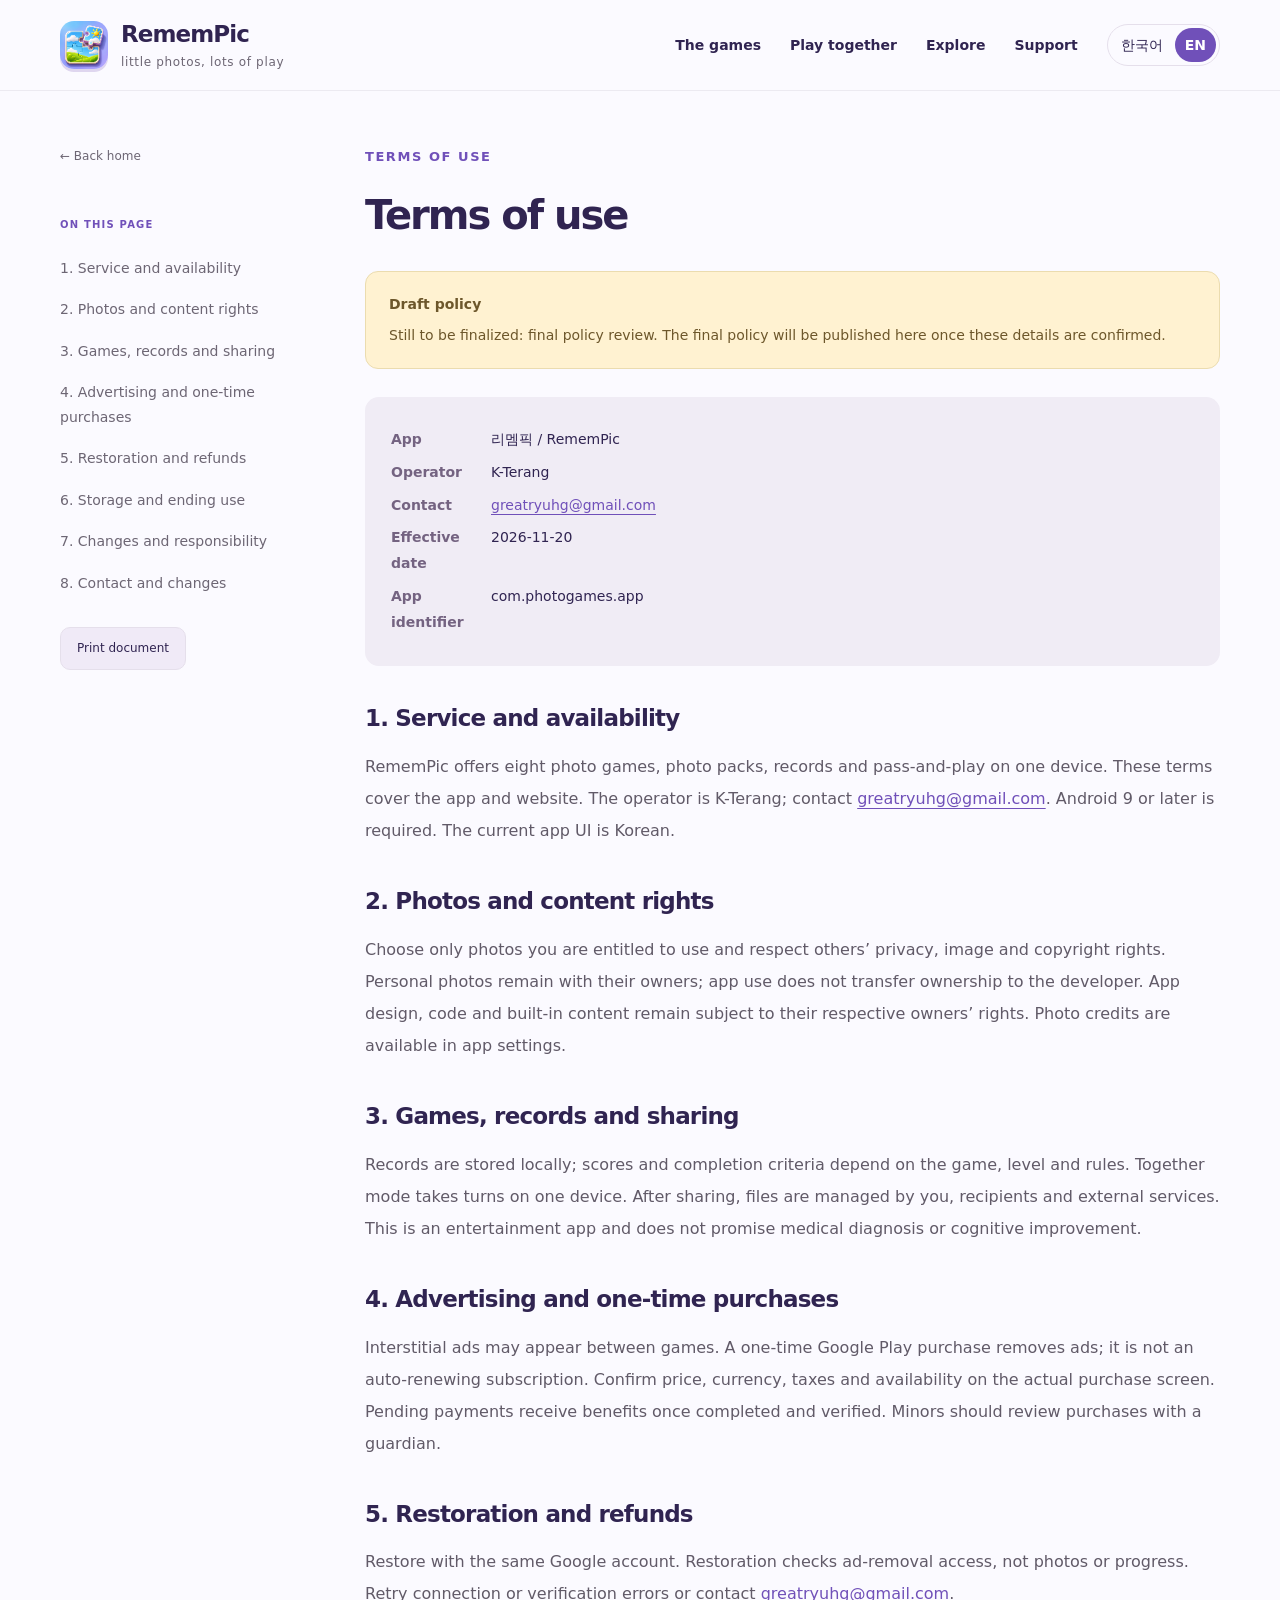
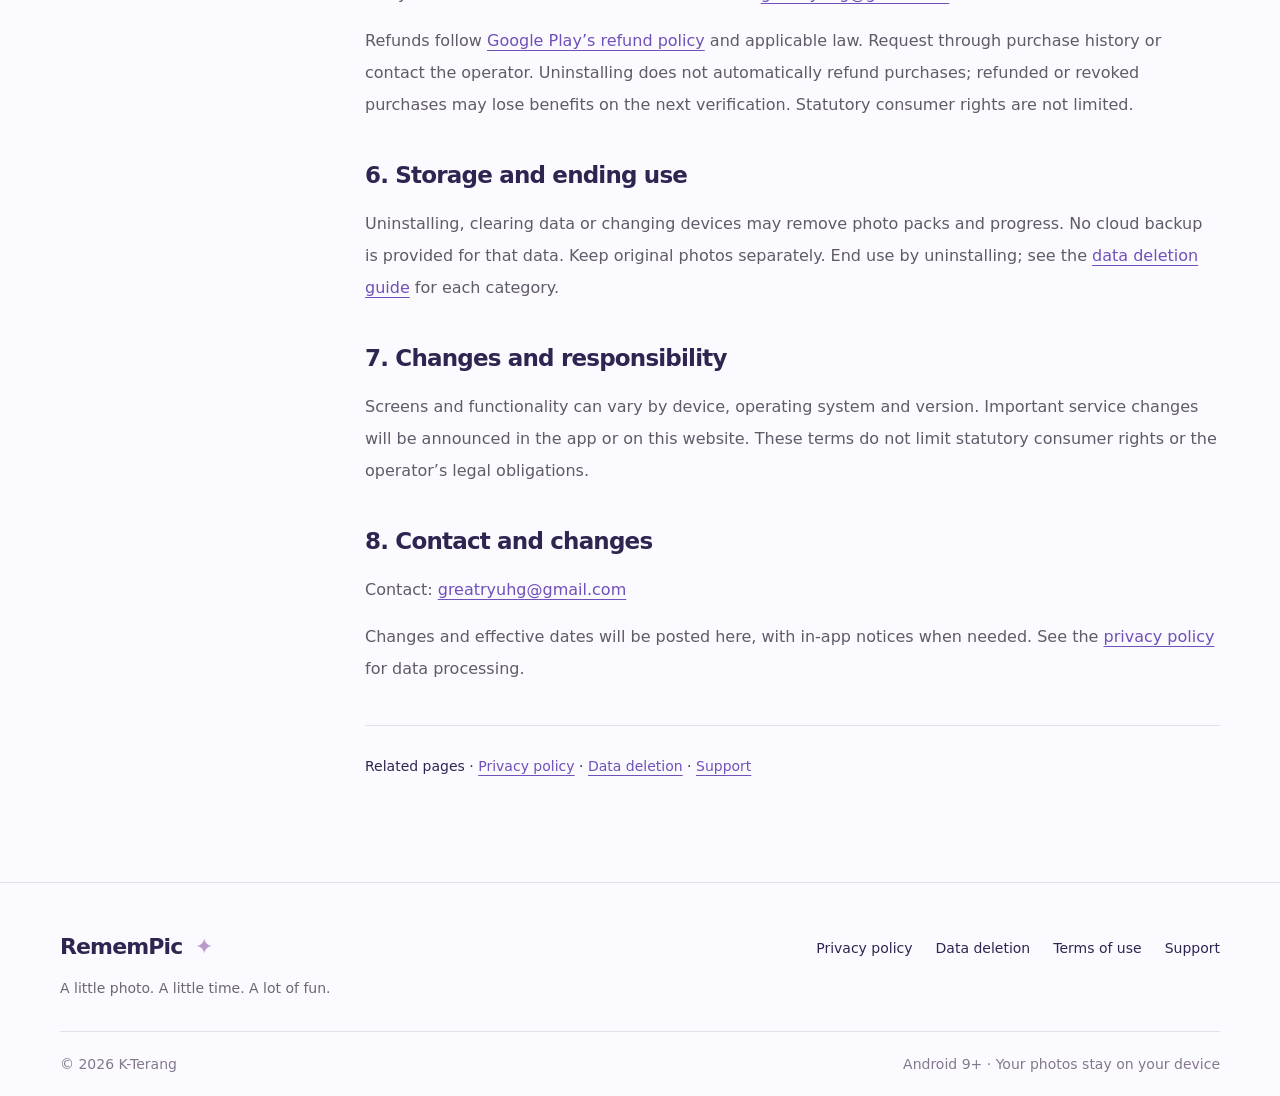
<file: terms.en.html>
<!doctype html>
<html lang="en"><head><meta charset="utf-8"><meta name="viewport" content="width=device-width, initial-scale=1"><meta name="color-scheme" content="light"><meta name="theme-color" content="#f8f7ff"><title>Terms of use · RememPic</title><meta name="description" content="Terms for the RememPic app and website, photo rights, local records, and sharing."><meta property="og:title" content="Terms of use · RememPic"><meta property="og:description" content="Terms for the RememPic app and website, photo rights, local records, and sharing."><meta property="og:type" content="website"><meta property="og:locale" content="en_US"><meta name="twitter:card" content="summary_large_image"><link rel="canonical" href="https://k-ternag.github.io/imageGameHome/terms.en.html"><meta property="og:url" content="https://k-ternag.github.io/imageGameHome/terms.en.html"><meta property="og:image" content="https://k-ternag.github.io/imageGameHome/assets/og-en.png"><meta property="og:image:width" content="1200"><meta property="og:image:height" content="630"><meta property="og:image:alt" content="RememPic · Eight ways to play with photos"><meta name="twitter:image" content="https://k-ternag.github.io/imageGameHome/assets/og-en.png"><link rel="alternate" hreflang="ko" href="https://k-ternag.github.io/imageGameHome/terms.html"><link rel="alternate" hreflang="en" href="https://k-ternag.github.io/imageGameHome/terms.en.html"><link rel="alternate" hreflang="x-default" href="https://k-ternag.github.io/imageGameHome/terms.en.html"><link rel="icon" href="assets/favicon.svg" type="image/svg+xml"><link rel="stylesheet" href="styles.css"><script src="app.js" defer></script></head>
<body data-page="terms"><a class="skip-link" href="#main">Skip to content</a>
<header class="site-header"><div class="wrap header-inner"><a class="brand" href="index.en.html"><img class="brand-icon" src="assets/favicon-64.png" alt="" width="48" height="48"><span>RememPic<small>little photos, lots of play</small></span></a>
<button class="menu-toggle" aria-expanded="false" aria-controls="navigation">Menu <span aria-hidden="true">☰</span></button>
<nav id="navigation" aria-label="Main navigation"><a href="index.en.html#games">The games</a><a href="index.en.html#together">Play together</a><a href="guide.en.html">Explore</a><a href="support.en.html">Support</a><div class="languages" aria-label="Language"><a href="terms.html" lang="ko" hreflang="ko">한국어</a><a href="terms.en.html" lang="en" hreflang="en" aria-current="page">EN</a></div></nav></div></header><main id="main"><div class="wrap legal-layout"><aside class="legal-nav"><a class="breadcrumb" href="index.en.html">← Back home</a><span class="eyebrow">ON THIS PAGE</span><nav aria-label="On this page"><a href="#service">1. Service and availability</a><a href="#use">2. Photos and content rights</a><a href="#play">3. Games, records and sharing</a><a href="#price">4. Advertising and one-time purchases</a><a href="#refund">5. Restoration and refunds</a><a href="#storage">6. Storage and ending use</a><a href="#responsibility">7. Changes and responsibility</a><a href="#contact">8. Contact and changes</a></nav><button type="button" class="print-button" data-print hidden>Print document</button></aside><article class="legal-document"><span class="eyebrow">TERMS OF USE</span><h1>Terms of use</h1><div class="policy-notice"><strong>Draft policy</strong><p>Still to be finalized: final policy review. The final policy will be published here once these details are confirmed.</p></div><dl class="policy-meta"><div><dt>App</dt><dd>리멤픽 / RememPic</dd></div><div><dt>Operator</dt><dd>K-Terang</dd></div><div><dt>Contact</dt><dd><a class="contact-email" href="mailto:greatryuhg@gmail.com">greatryuhg@gmail.com</a></dd></div><div><dt>Effective date</dt><dd>2026-11-20</dd></div><div><dt>App identifier</dt><dd>com.photogames.app</dd></div></dl><section id="service"><h2>1. Service and availability</h2><p>RememPic offers eight photo games, photo packs, records and pass-and-play on one device. These terms cover the app and website. The operator is K-Terang; contact <a class="contact-email" href="mailto:greatryuhg@gmail.com">greatryuhg@gmail.com</a>. Android 9 or later is required. The current app UI is Korean.</p></section><section id="use"><h2>2. Photos and content rights</h2><p>Choose only photos you are entitled to use and respect others’ privacy, image and copyright rights. Personal photos remain with their owners; app use does not transfer ownership to the developer. App design, code and built-in content remain subject to their respective owners’ rights. Photo credits are available in app settings.</p></section><section id="play"><h2>3. Games, records and sharing</h2><p>Records are stored locally; scores and completion criteria depend on the game, level and rules. Together mode takes turns on one device. After sharing, files are managed by you, recipients and external services. This is an entertainment app and does not promise medical diagnosis or cognitive improvement.</p></section><section id="price"><h2>4. Advertising and one-time purchases</h2><p>Interstitial ads may appear between games. A one-time Google Play purchase removes ads; it is not an auto-renewing subscription. Confirm price, currency, taxes and availability on the actual purchase screen. Pending payments receive benefits once completed and verified. Minors should review purchases with a guardian.</p></section><section id="refund"><h2>5. Restoration and refunds</h2><p>Restore with the same Google account. Restoration checks ad-removal access, not photos or progress. Retry connection or verification errors or contact <a class="contact-email" href="mailto:greatryuhg@gmail.com">greatryuhg@gmail.com</a>.</p><p>Refunds follow <a href="https://support.google.com/googleplay/answer/2479637">Google Play’s refund policy</a> and applicable law. Request through purchase history or contact the operator. Uninstalling does not automatically refund purchases; refunded or revoked purchases may lose benefits on the next verification. Statutory consumer rights are not limited.</p></section><section id="storage"><h2>6. Storage and ending use</h2><p>Uninstalling, clearing data or changing devices may remove photo packs and progress. No cloud backup is provided for that data. Keep original photos separately. End use by uninstalling; see the <a href="delete-account.en.html">data deletion guide</a> for each category.</p></section><section id="responsibility"><h2>7. Changes and responsibility</h2><p>Screens and functionality can vary by device, operating system and version. Important service changes will be announced in the app or on this website. These terms do not limit statutory consumer rights or the operator’s legal obligations.</p></section><section id="contact"><h2>8. Contact and changes</h2><p>Contact: <a class="contact-email" href="mailto:greatryuhg@gmail.com">greatryuhg@gmail.com</a></p><p>Changes and effective dates will be posted here, with in-app notices when needed. See the <a href="privacy.en.html">privacy policy</a> for data processing.</p></section><div class="legal-end">Related pages · <a href="privacy.en.html">Privacy policy</a> · <a href="delete-account.en.html">Data deletion</a> · <a href="support.en.html">Support</a></div></article></div></main><footer class="site-footer"><div class="wrap"><div class="footer-main"><div><a class="footer-brand" href="index.en.html">RememPic <span aria-hidden="true">✦</span></a><p>A little photo. A little time. A lot of fun.</p></div><nav class="footer-links" aria-label="Service information"><a href="privacy.en.html">Privacy policy</a><a href="delete-account.en.html">Data deletion</a><a href="terms.en.html">Terms of use</a><a href="support.en.html">Support</a></nav></div><div class="footer-bottom"><span>© 2026 K-Terang</span><span>Android 9+ · Your photos stay on your device</span></div></div></footer>
<dialog id="lightbox" aria-labelledby="lightbox-title"><div class="lightbox-bar"><h2 id="lightbox-title"></h2><button type="button" id="close-lightbox" aria-label="Close enlarged image">×</button></div><div class="lightbox-stage"><button type="button" id="previous-image" aria-label="Previous image">←</button><img id="lightbox-image" alt=""><button type="button" id="next-image" aria-label="Next image">→</button></div><div class="lightbox-bottom"><span id="image-position" aria-live="polite"></span><a id="original-image" href="assets/en/originals/01-home.png" target="_blank" rel="noopener">Open original image</a></div><p class="lightbox-note">Actual screens from the current Korean app. Gameplay and scores are examples. App language support is not implied.</p></dialog></body></html>
</file>
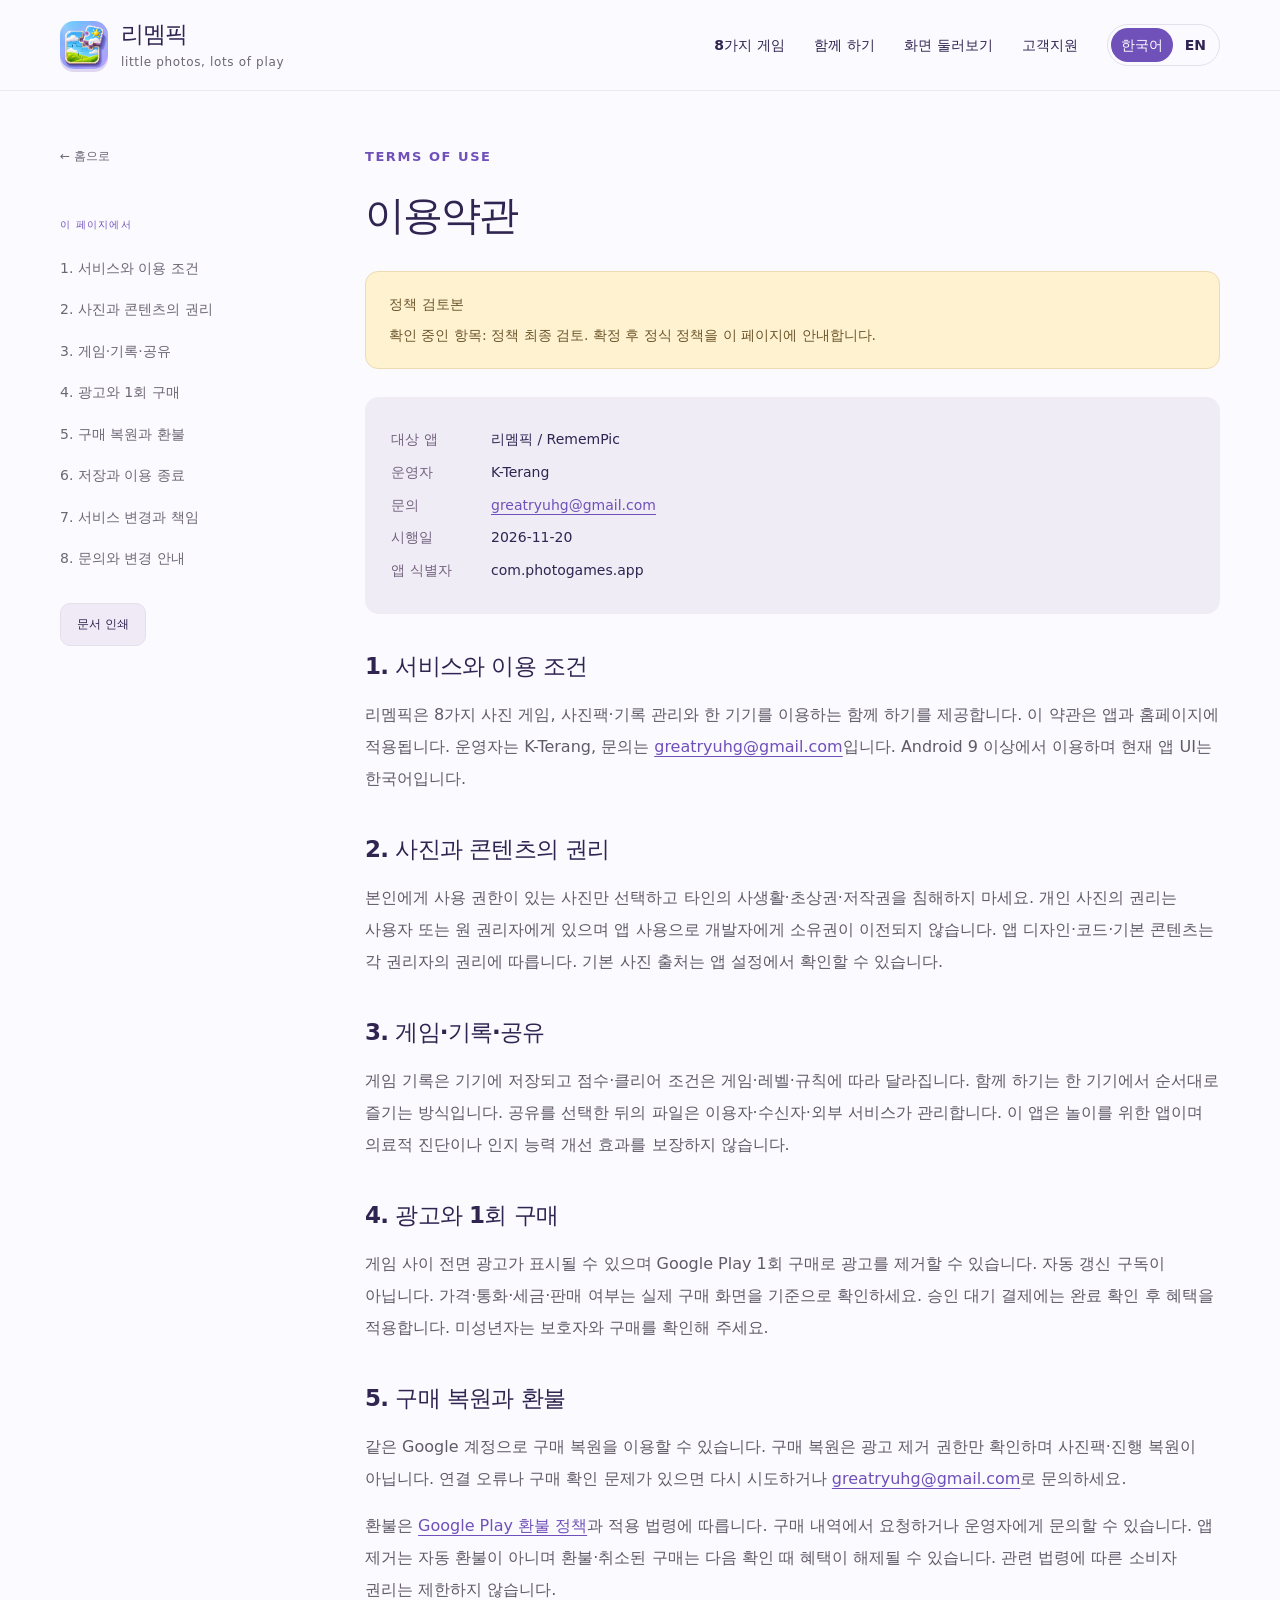
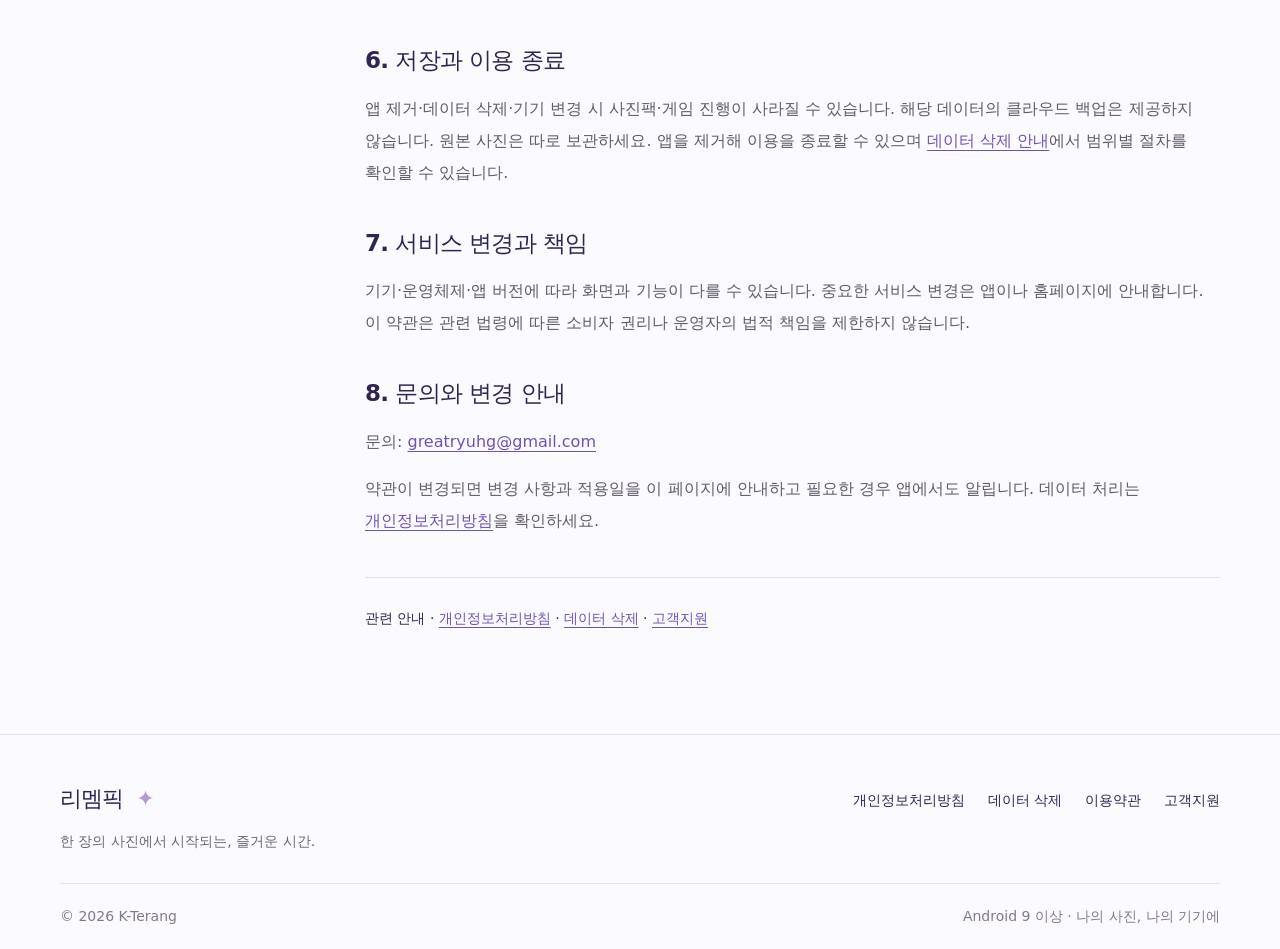
<file: terms.html>
<!doctype html>
<html lang="ko"><head><meta charset="utf-8"><meta name="viewport" content="width=device-width, initial-scale=1"><meta name="color-scheme" content="light"><meta name="theme-color" content="#f8f7ff"><title>이용약관 · 리멤픽</title><meta name="description" content="리멤픽 앱과 홈페이지의 이용 조건, 사진의 권리, 기록과 공유 안내."><meta property="og:title" content="이용약관 · 리멤픽"><meta property="og:description" content="리멤픽 앱과 홈페이지의 이용 조건, 사진의 권리, 기록과 공유 안내."><meta property="og:type" content="website"><meta property="og:locale" content="ko_KR"><meta name="twitter:card" content="summary_large_image"><link rel="canonical" href="https://k-ternag.github.io/imageGameHome/terms.html"><meta property="og:url" content="https://k-ternag.github.io/imageGameHome/terms.html"><meta property="og:image" content="https://k-ternag.github.io/imageGameHome/assets/og-ko.png"><meta property="og:image:width" content="1200"><meta property="og:image:height" content="630"><meta property="og:image:alt" content="리멤픽 · 사진으로 즐기는 여덟 가지 재미"><meta name="twitter:image" content="https://k-ternag.github.io/imageGameHome/assets/og-ko.png"><link rel="alternate" hreflang="ko" href="https://k-ternag.github.io/imageGameHome/terms.html"><link rel="alternate" hreflang="en" href="https://k-ternag.github.io/imageGameHome/terms.en.html"><link rel="alternate" hreflang="x-default" href="https://k-ternag.github.io/imageGameHome/terms.en.html"><link rel="icon" href="assets/favicon.svg" type="image/svg+xml"><link rel="stylesheet" href="styles.css"><script src="app.js" defer></script></head>
<body data-page="terms"><a class="skip-link" href="#main">본문 바로가기</a>
<header class="site-header"><div class="wrap header-inner"><a class="brand" href="index.html"><img class="brand-icon" src="assets/favicon-64.png" alt="" width="48" height="48"><span>리멤픽<small>little photos, lots of play</small></span></a>
<button class="menu-toggle" aria-expanded="false" aria-controls="navigation">메뉴 <span aria-hidden="true">☰</span></button>
<nav id="navigation" aria-label="주 메뉴"><a href="index.html#games">8가지 게임</a><a href="index.html#together">함께 하기</a><a href="guide.html">화면 둘러보기</a><a href="support.html">고객지원</a><div class="languages" aria-label="Language"><a href="terms.html" lang="ko" hreflang="ko" aria-current="page">한국어</a><a href="terms.en.html" lang="en" hreflang="en">EN</a></div></nav></div></header><main id="main"><div class="wrap legal-layout"><aside class="legal-nav"><a class="breadcrumb" href="index.html">← 홈으로</a><span class="eyebrow">이 페이지에서</span><nav aria-label="문서 목차"><a href="#service">1. 서비스와 이용 조건</a><a href="#use">2. 사진과 콘텐츠의 권리</a><a href="#play">3. 게임·기록·공유</a><a href="#price">4. 광고와 1회 구매</a><a href="#refund">5. 구매 복원과 환불</a><a href="#storage">6. 저장과 이용 종료</a><a href="#responsibility">7. 서비스 변경과 책임</a><a href="#contact">8. 문의와 변경 안내</a></nav><button type="button" class="print-button" data-print hidden>문서 인쇄</button></aside><article class="legal-document"><span class="eyebrow">TERMS OF USE</span><h1>이용약관</h1><div class="policy-notice"><strong>정책 검토본</strong><p>확인 중인 항목: 정책 최종 검토. 확정 후 정식 정책을 이 페이지에 안내합니다.</p></div><dl class="policy-meta"><div><dt>대상 앱</dt><dd>리멤픽 / RememPic</dd></div><div><dt>운영자</dt><dd>K-Terang</dd></div><div><dt>문의</dt><dd><a class="contact-email" href="mailto:greatryuhg@gmail.com">greatryuhg@gmail.com</a></dd></div><div><dt>시행일</dt><dd>2026-11-20</dd></div><div><dt>앱 식별자</dt><dd>com.photogames.app</dd></div></dl><section id="service"><h2>1. 서비스와 이용 조건</h2><p>리멤픽은 8가지 사진 게임, 사진팩·기록 관리와 한 기기를 이용하는 함께 하기를 제공합니다. 이 약관은 앱과 홈페이지에 적용됩니다. 운영자는 K-Terang, 문의는 <a class="contact-email" href="mailto:greatryuhg@gmail.com">greatryuhg@gmail.com</a>입니다. Android 9 이상에서 이용하며 현재 앱 UI는 한국어입니다.</p></section><section id="use"><h2>2. 사진과 콘텐츠의 권리</h2><p>본인에게 사용 권한이 있는 사진만 선택하고 타인의 사생활·초상권·저작권을 침해하지 마세요. 개인 사진의 권리는 사용자 또는 원 권리자에게 있으며 앱 사용으로 개발자에게 소유권이 이전되지 않습니다. 앱 디자인·코드·기본 콘텐츠는 각 권리자의 권리에 따릅니다. 기본 사진 출처는 앱 설정에서 확인할 수 있습니다.</p></section><section id="play"><h2>3. 게임·기록·공유</h2><p>게임 기록은 기기에 저장되고 점수·클리어 조건은 게임·레벨·규칙에 따라 달라집니다. 함께 하기는 한 기기에서 순서대로 즐기는 방식입니다. 공유를 선택한 뒤의 파일은 이용자·수신자·외부 서비스가 관리합니다. 이 앱은 놀이를 위한 앱이며 의료적 진단이나 인지 능력 개선 효과를 보장하지 않습니다.</p></section><section id="price"><h2>4. 광고와 1회 구매</h2><p>게임 사이 전면 광고가 표시될 수 있으며 Google Play 1회 구매로 광고를 제거할 수 있습니다. 자동 갱신 구독이 아닙니다. 가격·통화·세금·판매 여부는 실제 구매 화면을 기준으로 확인하세요. 승인 대기 결제에는 완료 확인 후 혜택을 적용합니다. 미성년자는 보호자와 구매를 확인해 주세요.</p></section><section id="refund"><h2>5. 구매 복원과 환불</h2><p>같은 Google 계정으로 구매 복원을 이용할 수 있습니다. 구매 복원은 광고 제거 권한만 확인하며 사진팩·진행 복원이 아닙니다. 연결 오류나 구매 확인 문제가 있으면 다시 시도하거나 <a class="contact-email" href="mailto:greatryuhg@gmail.com">greatryuhg@gmail.com</a>로 문의하세요.</p><p>환불은 <a href="https://support.google.com/googleplay/answer/2479637?hl=ko">Google Play 환불 정책</a>과 적용 법령에 따릅니다. 구매 내역에서 요청하거나 운영자에게 문의할 수 있습니다. 앱 제거는 자동 환불이 아니며 환불·취소된 구매는 다음 확인 때 혜택이 해제될 수 있습니다. 관련 법령에 따른 소비자 권리는 제한하지 않습니다.</p></section><section id="storage"><h2>6. 저장과 이용 종료</h2><p>앱 제거·데이터 삭제·기기 변경 시 사진팩·게임 진행이 사라질 수 있습니다. 해당 데이터의 클라우드 백업은 제공하지 않습니다. 원본 사진은 따로 보관하세요. 앱을 제거해 이용을 종료할 수 있으며 <a href="delete-account.html">데이터 삭제 안내</a>에서 범위별 절차를 확인할 수 있습니다.</p></section><section id="responsibility"><h2>7. 서비스 변경과 책임</h2><p>기기·운영체제·앱 버전에 따라 화면과 기능이 다를 수 있습니다. 중요한 서비스 변경은 앱이나 홈페이지에 안내합니다. 이 약관은 관련 법령에 따른 소비자 권리나 운영자의 법적 책임을 제한하지 않습니다.</p></section><section id="contact"><h2>8. 문의와 변경 안내</h2><p>문의: <a class="contact-email" href="mailto:greatryuhg@gmail.com">greatryuhg@gmail.com</a></p><p>약관이 변경되면 변경 사항과 적용일을 이 페이지에 안내하고 필요한 경우 앱에서도 알립니다. 데이터 처리는 <a href="privacy.html">개인정보처리방침</a>을 확인하세요.</p></section><div class="legal-end">관련 안내 · <a href="privacy.html">개인정보처리방침</a> · <a href="delete-account.html">데이터 삭제</a> · <a href="support.html">고객지원</a></div></article></div></main><footer class="site-footer"><div class="wrap"><div class="footer-main"><div><a class="footer-brand" href="index.html">리멤픽 <span aria-hidden="true">✦</span></a><p>한 장의 사진에서 시작되는, 즐거운 시간.</p></div><nav class="footer-links" aria-label="서비스 안내"><a href="privacy.html">개인정보처리방침</a><a href="delete-account.html">데이터 삭제</a><a href="terms.html">이용약관</a><a href="support.html">고객지원</a></nav></div><div class="footer-bottom"><span>© 2026 K-Terang</span><span>Android 9 이상 · 나의 사진, 나의 기기에</span></div></div></footer>
<dialog id="lightbox" aria-labelledby="lightbox-title"><div class="lightbox-bar"><h2 id="lightbox-title"></h2><button type="button" id="close-lightbox" aria-label="확대 이미지 닫기">×</button></div><div class="lightbox-stage"><button type="button" id="previous-image" aria-label="이전 이미지">←</button><img id="lightbox-image" alt=""><button type="button" id="next-image" aria-label="다음 이미지">→</button></div><div class="lightbox-bottom"><span id="image-position" aria-live="polite"></span><a id="original-image" href="assets/ko/originals/01-home.png" target="_blank" rel="noopener">원본 이미지 열기</a></div><p class="lightbox-note">현재 한국어 앱의 실제 화면입니다. 문제와 점수는 플레이 예시입니다.</p></dialog></body></html>
</file>
<file: styles.css>
@charset "UTF-8";
:root{--paper:#faf8f2;--ink:#30283f;--muted:#6d6674;--purple:#6b4baa;--purple-dark:#4d347f;--lavender:#eee8f7;--yellow:#f8d778;--line:#e5dfeb;--green:#eaf0df;--radius:24px;--wrap:1160px;font-family:"Pretendard","Apple SD Gothic Neo","Malgun Gothic",system-ui,-apple-system,BlinkMacSystemFont,"Segoe UI",sans-serif;color:var(--ink);background:var(--paper);font-synthesis:none}
*{box-sizing:border-box}html{scroll-behavior:smooth;scroll-padding-top:110px}body{margin:0;line-height:1.75;word-break:keep-all;overflow-wrap:break-word}a{color:inherit;text-decoration:none}button,input,select,textarea{font:inherit}button,a,input,select,textarea{-webkit-tap-highlight-color:transparent}button{cursor:pointer}button:disabled{cursor:not-allowed;opacity:.65}img{max-width:100%;display:block}button{color:inherit}a:focus-visible,button:focus-visible,summary:focus-visible,input:focus-visible,textarea:focus-visible,select:focus-visible{outline:3px solid var(--purple);outline-offset:5px}a:hover{color:var(--purple)}[hidden]{display:none!important}h1,h2,h3,p{margin:0}h1,h2,h3{line-height:1.3;letter-spacing:-.055em}h1{font-size:clamp(38px,5vw,64px);font-weight:800}h2{font-size:clamp(30px,3.3vw,43px);font-weight:750}h3{font-size:21px;font-weight:750}em{font-style:normal;color:var(--purple)}.wrap{width:min(var(--wrap),calc(100% - 80px));margin-inline:auto}.muted{color:var(--muted)}.eyebrow{display:block;font-size:11px;letter-spacing:.17em;font-weight:800;color:var(--purple);margin-bottom:20px}.eyebrow span{font-size:18px;margin-right:5px}.section{padding-block:105px}.small-note{font-size:12px;line-height:1.8;color:var(--muted);margin-top:24px}.skip-link{position:fixed;top:10px;left:16px;transform:translateY(-150%);padding:12px 22px;background:white;z-index:100;border-radius:8px}.skip-link:focus{transform:translateY(0)}
.site-header{position:sticky;top:0;z-index:30;background:rgba(250,248,242,.95);border-bottom:1px solid rgba(48,40,63,.07);backdrop-filter:blur(16px)}.header-inner{display:flex;align-items:center;justify-content:space-between;min-height:90px;gap:20px}.brand{display:flex;align-items:center;gap:13px;flex-shrink:0;font-weight:850;font-size:23px;letter-spacing:-.04em;line-height:1.2}.brand small{display:block;font-size:9px;color:var(--muted);font-weight:500;letter-spacing:.055em;margin-top:7px}.brand-mark{position:relative;display:grid;place-items:center;font-size:28px;background:var(--purple);color:white;width:43px;height:43px;border-radius:13px;transform:rotate(-7deg);box-shadow:0 3px 0 #ded2ee}.brand-mark i{position:absolute;font-style:normal;font-size:20px;color:var(--yellow);right:-7px;top:-8px;text-shadow:1px 1px var(--purple)}#navigation{display:flex;align-items:center;gap:29px;font-size:13px;font-weight:650}#navigation>a{padding-block:12px;white-space:nowrap}#navigation>a[aria-current=page]{color:var(--purple)}.languages{display:flex;align-items:center;border:1px solid var(--line);border-radius:99px;padding:3px;gap:2px;font-size:11px}.languages a{padding:5px 10px;min-height:32px;border-radius:99px}.languages a[aria-current=page]{color:#fff;background:var(--purple)}.menu-toggle{display:none;background:none;border:1px solid var(--line);padding:8px 12px;border-radius:10px}
.hero{position:relative;background:radial-gradient(ellipse at 85% 42%,#eee6f5 0,transparent 50%);padding-bottom:26px;overflow:hidden}.hero-grid{min-height:678px;display:grid;grid-template-columns:1.08fr 1fr;gap:24px;align-items:center}.hero-copy{padding-bottom:12px;z-index:2}.hero-copy h1{line-height:1.32}.hero-description{font-size:17px;line-height:1.95;color:var(--muted);margin-top:26px}.hero-actions{display:flex;align-items:center;gap:25px;flex-wrap:wrap;margin-top:32px}.button{display:inline-flex;align-items:center;justify-content:center;gap:11px;min-height:54px;border:1px solid transparent;border-radius:13px;padding:13px 23px;font-size:14px;font-weight:700;line-height:1.6;transition:background .2s,transform .2s}.button.primary{background:var(--purple);color:#fff;box-shadow:0 5px 0 #e4dbef}.button.primary:hover:not(:disabled){background:var(--purple-dark);transform:translateY(-2px)}.button.secondary{background:white;border-color:var(--line)}.status-dot{width:7px;height:7px;background:var(--yellow);border-radius:50%}.text-link{display:inline-flex;align-items:center;gap:14px;font-weight:700;font-size:14px;min-height:44px}.text-link span{font-size:20px}.hero-meta{margin-top:24px;font-size:11px;color:var(--muted)}.hero-meta span{padding-inline:9px;color:#aaa}.hero-art{position:relative;height:590px;width:100%;isolation:isolate}.screen-link{position:relative;display:block;border:7px solid #fff;border-radius:28px;overflow:hidden;background:#fff;box-shadow:0 22px 45px -25px #52416966;transition:transform .25s,box-shadow .25s}.screen-link img{width:100%;height:auto}.screen-link:hover{box-shadow:0 25px 45px -20px #52416988}.hero-phone{position:absolute;width:226px;box-shadow:0 30px 50px -20px #59477955}.back-phone{top:96px;right:2px;transform:rotate(9deg);z-index:1}.front-phone{top:26px;left:25px;transform:rotate(-7deg);z-index:2;width:246px}.front-phone:hover{transform:rotate(-4deg) translateY(-5px)}.back-phone:hover{transform:rotate(6deg) translateY(-5px)}.zoom-hint{position:absolute;bottom:11px;right:11px;display:grid;place-items:center;width:32px;height:32px;border-radius:50%;background:#fff;box-shadow:0 2px 8px #0002;color:var(--purple);font-size:19px;opacity:0;transition:opacity .2s}.screen-link:hover .zoom-hint,.screen-link:focus-visible .zoom-hint{opacity:1}.orbit{position:absolute;border:1px solid #d9cce7;border-radius:50%;z-index:-1}.orbit-one{width:510px;height:510px;left:-15px;top:45px}.orbit-two{width:420px;height:420px;left:30px;top:90px}.doodle-star{position:absolute;color:#bc9fd2;z-index:4;font-size:48px}.star-one{right:5px;top:15px;transform:rotate(15deg)}.star-two{left:0;bottom:40px;color:#d3ad48;font-size:56px}.floating-note{position:absolute;bottom:17px;right:15px;z-index:5;font-size:13px;font-weight:700;background:#fff9df;border:1px solid #eee0ac;border-radius:12px;padding:12px 20px;transform:rotate(-6deg);box-shadow:0 6px 15px #7466350b}.floating-note span{color:#907535;font-size:24px;margin-right:8px;vertical-align:middle}.hero-caption{font-size:10px;line-height:1.7;color:#80758b;text-align:right;max-width:var(--wrap)}.stats-band{background:#f0ecf5;border-block:1px solid #e8e1ef}.stats-grid{display:grid;grid-template-columns:repeat(4,1fr);padding-block:27px}.stats-grid>div{display:flex;align-items:center;justify-content:center;gap:17px;border-right:1px solid #dcd4e5}.stats-grid>div:last-child{border:0}.stats-grid strong{font-size:33px;line-height:1;font-weight:750;letter-spacing:-.05em;color:var(--purple-dark)}.stats-grid span{font-size:12px;color:#686071}
.section-heading{display:flex;align-items:end;justify-content:space-between;gap:30px;margin-bottom:34px}.section-heading p{font-size:15px;color:var(--muted);line-height:1.95}.filter-bar{display:flex;gap:9px;flex-wrap:wrap;margin-bottom:28px}.filter-bar button{background:transparent;border:1px solid var(--line);font-size:13px;border-radius:99px;min-height:42px;padding:8px 19px}.filter-bar button[aria-pressed=true]{background:var(--ink);color:#fff;border-color:var(--ink)}.filter-bar button:hover{border-color:var(--purple)}.games-grid{display:grid;grid-template-columns:repeat(4,1fr);gap:16px}.game-card{padding:24px;background:#fff;border:1px solid #e9e3ed;border-radius:20px}.game-top{display:flex;align-items:center;justify-content:space-between;margin-bottom:22px}.game-symbol{display:grid;place-items:center;width:46px;height:46px;border-radius:14px;font-size:27px;background:#f0e9f8;color:var(--purple)}.game-symbol.puzzle{background:#faf0cf;color:#93702d}.game-symbol.observe{background:#e9efdf;color:#627441}.game-number{font-size:12px;color:#8d8496;letter-spacing:.08em}.game-card p{font-size:13px;line-height:1.85;color:var(--muted);margin-top:12px;min-height:48px}.game-level{display:block;margin-top:24px;font-size:10px;letter-spacing:.02em;color:#81768c}.game-card h3{letter-spacing:-.04em}.play-story{background:#eee8f5;overflow:hidden;padding:75px 0}.story-grid{display:grid;grid-template-columns:1.08fr 1fr;align-items:center;gap:85px}.story-screens{display:flex;gap:22px;align-items:flex-start;padding-block:5px 52px}.story-phone{width:calc(50% - 11px);border-width:6px;border-radius:23px;transform:rotate(-5deg)}.offset-phone{transform:translateY(55px) rotate(5deg)}.story-copy p{margin-top:24px;font-size:16px;color:#71617e;line-height:2}.check-list{padding:0;list-style:none;font-size:13px;margin-block:26px}.check-list li{margin-block:12px;display:flex;align-items:baseline;gap:11px}.check-list li:before{content:'✓';color:var(--purple);font-weight:800}.together-section{display:grid;grid-template-columns:1.1fr 1fr;gap:60px;align-items:center}.together-copy>p{margin-top:25px;color:var(--muted);font-size:16px;line-height:2}.steps{list-style:none;padding:0;margin:32px 0 0}.steps li{display:flex;gap:17px;margin-top:22px}.steps li>span{display:grid;place-items:center;flex-shrink:0;width:34px;height:34px;border-radius:50%;background:#eee7f5;color:var(--purple);font-size:11px;font-weight:800}.steps strong{font-size:14px}.steps p{font-size:12px;color:var(--muted);margin-top:3px}.together-art{min-height:630px;background:#f1eddc;border-radius:50% 50% 43% 43%;position:relative;display:flex;justify-content:center;align-items:center}.together-phone{width:250px;transform:rotate(4deg)}.player-label{position:absolute;background:white;border:1px solid #e9e2d4;box-shadow:0 6px 20px #5444230c;border-radius:13px;padding:10px 19px;font-size:14px;font-weight:750;z-index:3}.player-label span{color:var(--purple);font-size:21px;vertical-align:middle;margin-left:7px}.label-one{left:4px;top:110px;transform:rotate(-9deg)}.label-two{right:-10px;bottom:110px;transform:rotate(8deg)}.photo-note{background:#eaf0e1;padding-block:70px}.photo-note-grid{display:grid;grid-template-columns:1.1fr 1fr;gap:90px;align-items:center}.photo-note .eyebrow,.photo-note .text-link{color:#566b3e}.photo-note h2{font-size:36px}.photo-note p{margin-top:23px;color:#5e6b57;font-size:15px;line-height:1.95}.photo-note .text-link{margin-top:18px}.photo-facts>div{position:relative;padding:20px 0 20px 66px;border-bottom:1px solid #d1dbc4}.photo-facts>div:last-child{border:0}.photo-facts>div>span{position:absolute;left:0;top:22px;width:44px;height:44px;border-radius:14px;background:#f9fbf4;display:grid;place-items:center;font-size:25px;color:#718558}.photo-facts strong{font-size:16px}.photo-facts p{margin:3px 0 0;font-size:13px}.faq-section{display:grid;grid-template-columns:.85fr 1.4fr;gap:70px}.faq-section .text-link{margin-top:22px}.faq-list{border-top:1px solid var(--line)}details{border-bottom:1px solid var(--line)}summary{list-style:none;display:flex;align-items:center;justify-content:space-between;gap:20px;padding:22px 0;cursor:pointer;font-size:15px;font-weight:650}summary::-webkit-details-marker{display:none}summary>span{font-size:22px;font-weight:400;color:var(--purple);transition:transform .2s}details[open] summary>span{transform:rotate(45deg)}details>p{padding:0 30px 23px 0;color:var(--muted);font-size:14px;line-height:1.95}.cta-section{position:relative;text-align:center;background:#f1eaf7;border-radius:32px;padding:65px 30px;overflow:hidden;margin-bottom:95px}.cta-section h2{margin-bottom:30px}.cta-section>p{font-size:12px;color:var(--muted);margin-top:24px}.cta-star{position:absolute;left:65px;top:65px;font-size:130px;line-height:1;color:#d9c6ec;transform:rotate(15deg)}.cta-section>.eyebrow{position:relative;z-index:1}
.site-footer{border-top:1px solid var(--line);padding-block:45px 20px}.footer-main{display:flex;justify-content:space-between;gap:32px}.footer-brand{font-size:22px;font-weight:800;letter-spacing:-.04em}.footer-brand span{color:#b89acb;margin-left:6px}.footer-main p{font-size:12px;color:var(--muted);margin-top:10px}.footer-links{display:flex;gap:23px;align-items:start;font-size:12px;flex-wrap:wrap;padding-top:8px}.footer-links a{min-height:36px}.footer-bottom{border-top:1px solid var(--line);margin-top:30px;padding-top:20px;display:flex;justify-content:space-between;color:#84788d;font-size:10px;gap:20px}
.page-intro{padding-top:65px;padding-bottom:45px}.breadcrumb{display:block;color:var(--muted);font-size:12px;min-height:38px;margin-bottom:15px}.page-intro h1{font-size:47px}.page-intro>p{font-size:16px;color:var(--muted);line-height:1.95;margin-top:22px}.page-intro .image-disclosure{font-size:12px;max-width:750px;padding:15px 20px;border-radius:12px;background:var(--lavender);color:#6b597a}.gallery-section{padding-bottom:90px}.filter-status{font-size:12px;color:var(--muted);margin-bottom:18px}.filter-status:empty{display:none}.gallery-grid{display:grid;grid-template-columns:repeat(4,1fr);gap:44px 27px}.gallery-card{margin:0;min-width:0}.gallery-card .screen-link{border-radius:23px;border-width:6px}.gallery-card figcaption{display:flex;align-items:baseline;gap:10px;margin-top:20px}.gallery-card figcaption>span{color:var(--purple);font-size:11px;letter-spacing:.05em}.gallery-card h2{font-size:16px;letter-spacing:-.035em}.support-layout{display:grid;grid-template-columns:1.5fr 1fr;gap:70px;padding-bottom:90px;align-items:start}.support-block{margin-bottom:55px}.support-block h2{font-size:26px;margin-bottom:23px}.support-block>p{color:var(--muted);font-size:15px;margin-bottom:18px}.support-block .muted{font-size:12px;margin-top:15px}.availability-badge{display:inline-flex;align-items:center;padding:7px 16px;border:1px solid #ddd0ee;border-radius:99px;background:var(--lavender);font-size:12px;font-weight:700;color:var(--purple)}.contact-card{background:#f0eaf7;padding:30px;border-radius:22px}.contact-card h2{font-size:25px}.contact-card>p{margin-top:18px}.contact-card>.muted{font-size:13px}.contact-email{color:var(--purple);text-decoration:underline;text-underline-offset:4px;overflow-wrap:anywhere}form label{display:block;font-size:12px;font-weight:700;margin-top:23px;margin-bottom:7px}select,textarea{width:100%;border:1px solid #d8cce4;background:#fff;color:var(--ink);border-radius:10px;padding:12px 13px;font-size:14px;line-height:1.6;min-height:46px}textarea{resize:vertical}form .button{width:100%;margin-top:22px}form .small-note{margin-top:16px;font-size:11px}.contact-legal{display:grid;gap:7px;margin-top:24px;padding-top:20px;border-top:1px solid #dacfe4;font-size:12px}.contact-legal a{padding-block:5px}
.legal-layout{display:grid;grid-template-columns:235px minmax(0,1fr);gap:70px;padding-top:55px;padding-bottom:100px}.legal-nav{position:sticky;top:135px;align-self:start;font-size:12px}.legal-nav .eyebrow{font-size:10px;margin-top:32px;margin-bottom:15px}.legal-nav nav{display:grid;gap:3px}.legal-nav nav a{padding:7px 0;color:var(--muted)}.legal-nav nav a:hover{color:var(--purple)}.print-button{margin-top:25px;padding:10px 16px;background:#f0eaf7;border:1px solid var(--line);border-radius:10px;font-size:12px}.legal-document h1{font-size:40px;letter-spacing:-.05em;margin-bottom:30px}.policy-notice{padding:20px 23px;background:#fff2d1;border:1px solid #ebdcaf;border-radius:13px;font-size:13px;color:#6d572b;margin-bottom:28px}.policy-notice p{margin-top:7px!important;font-size:12px!important}.policy-meta{background:#f0ecf5;border-radius:14px;padding:23px 26px;margin:0 0 38px;font-size:13px;line-height:1.85}.policy-meta>div{display:grid;grid-template-columns:85px minmax(0,1fr);gap:15px;margin-block:7px}.policy-meta dt{font-weight:700;color:#746381}.policy-meta dd{margin:0;overflow-wrap:anywhere}.legal-document section{scroll-margin-top:120px;margin-bottom:40px}.legal-document section h2{font-size:23px;letter-spacing:-.035em;margin-bottom:17px}.legal-document section p,.legal-document section li{font-size:14px;line-height:2;color:#615a68}.legal-document section p+p{margin-top:15px}.legal-document section a,.legal-end a{color:var(--purple);text-decoration:underline;text-underline-offset:4px}.legal-document ol{padding-left:24px}.legal-document li{margin-block:13px;padding-left:6px}.table-scroll{overflow-x:auto;border:1px solid var(--line);border-radius:13px}table{border-collapse:collapse;width:100%;font-size:13px;line-height:1.85}th{text-align:left;background:var(--lavender);font-weight:700}td,th{padding:16px 20px;vertical-align:top;border-bottom:1px solid var(--line)}td:first-child{width:34%;font-weight:600}tr:last-child td{border:0}td{color:#615a68}.callout{background:#f0eaf7;border-left:3px solid var(--purple);padding:18px 22px;margin-top:24px;border-radius:0 12px 12px 0;font-size:14px}.callout p{margin-top:8px}.legal-end{border-top:1px solid var(--line);padding-top:25px;font-size:12px;line-height:2.2}.not-found{max-width:800px;margin:15vh auto;padding:30px}.not-found p{margin-top:25px;color:var(--muted)}
dialog{border:1px solid #ddd2e8;border-radius:22px;padding:20px 25px;background:var(--paper);color:var(--ink);width:min(850px,calc(100% - 32px));max-height:95dvh;box-shadow:0 20px 80px #0004}dialog::backdrop{background:#21162de3;backdrop-filter:blur(6px)}.lightbox-bar{display:flex;justify-content:space-between;align-items:center;gap:20px}.lightbox-bar h2{font-size:17px;letter-spacing:-.03em}dialog button{border:0;background:var(--lavender);border-radius:50%;width:44px;height:44px;flex-shrink:0;font-size:22px}#close-lightbox{font-size:29px}.lightbox-stage{display:flex;align-items:center;justify-content:space-between;gap:15px;padding-block:14px}#lightbox-image{max-height:68dvh;width:auto;max-width:calc(100% - 118px);object-fit:contain;border-radius:8px}.lightbox-bottom{display:flex;align-items:center;justify-content:space-between;font-size:12px;gap:15px;color:var(--purple)}.lightbox-bottom a{text-decoration:underline;text-underline-offset:3px}.lightbox-note{font-size:10px;color:var(--muted);margin-top:12px;line-height:1.6}body.dialog-open{overflow:hidden}
@media(min-width:1600px){.hero-grid{min-height:730px}}
@media(max-width:1100px){.wrap{width:calc(100% - 60px)}#navigation{gap:18px;font-size:12px}.hero-grid{grid-template-columns:1.05fr 1fr;min-height:630px}.hero-art{height:550px}.hero-phone{width:202px}.front-phone{width:220px;left:5px}.back-phone{right:0;top:90px}.hero-copy h1{font-size:50px}.hero-description{font-size:15px}.hero-actions{gap:17px}.button{padding:12px 18px;font-size:13px}.orbit-one{width:420px;height:420px;top:60px}.orbit-two{width:340px;height:340px;top:100px}.floating-note{right:0;font-size:12px}.story-grid{gap:50px}.game-card{padding:20px}.game-card h3{font-size:19px}.together-section{gap:40px}.photo-note-grid{gap:50px}.legal-layout{gap:45px;grid-template-columns:205px minmax(0,1fr)}.support-layout{gap:40px}}
@media(max-width:850px){.wrap{width:calc(100% - 40px)}.header-inner{min-height:78px;flex-wrap:wrap;padding-block:14px}.brand{font-size:21px}.brand small{font-size:8px}.brand-mark{width:38px;height:38px}.js .menu-toggle{display:block}.js #navigation{display:none}.js #navigation.is-open{display:flex}#navigation{width:100%;flex-wrap:wrap;justify-content:center;padding:12px 0 6px;gap:10px 22px}#navigation>a{padding:8px 0}.hero-grid{gap:10px;min-height:585px}.hero-copy h1{font-size:40px}.hero-description{font-size:13px}.hero-description br{display:none}.hero-art{height:485px}.front-phone{width:186px;left:0;top:30px}.back-phone{width:166px;right:-8px;top:105px}.orbit-one{width:330px;height:330px;top:75px}.orbit-two{width:260px;height:260px;left:20px;top:110px}.floating-note{right:0;bottom:0;padding:10px 13px;font-size:11px}.doodle-star.star-one{font-size:33px;right:-5px;top:35px}.star-two{bottom:30px;font-size:40px}.hero-actions{gap:12px}.hero-actions .text-link{font-size:12px}.hero-meta{font-size:10px}.hero-meta span{padding-inline:4px}.hero .eyebrow{font-size:10px;letter-spacing:.09em}.hero-caption{font-size:9px}.stats-grid{padding-block:24px}.stats-grid>div{gap:10px;flex-direction:column}.stats-grid strong{font-size:29px}.stats-grid span{font-size:11px}.section{padding-block:75px}.section-heading{align-items:start}.section-heading h2,.story-copy h2,.together-copy h2{font-size:34px}.section-heading p{font-size:13px}.games-grid{grid-template-columns:repeat(2,1fr)}.game-card p{min-height:0}.game-level{margin-top:18px}.game-top{margin-bottom:15px}.story-grid{gap:35px}.story-copy p{font-size:14px}.story-screens{gap:12px}.story-phone{width:calc(50% - 6px);border-radius:17px;border-width:4px}.check-list{font-size:12px}.together-section{gap:30px}.together-art{min-height:525px}.together-phone{width:210px}.label-one{left:-10px;top:90px}.label-two{right:-5px;bottom:65px}.player-label{font-size:12px;padding:7px 14px}.together-copy>p{font-size:14px}.together-copy>p br{display:none}.photo-note-grid{gap:35px}.photo-note h2{font-size:31px}.photo-note p{font-size:13px}.photo-facts strong{font-size:14px}.photo-facts p{font-size:12px}.faq-section{grid-template-columns:1fr;gap:30px}.faq-section .text-link{margin-top:10px}.cta-star{font-size:95px;left:15px;top:60px;opacity:.5}.footer-main{flex-direction:column;gap:25px}.footer-links{gap:20px}.page-intro h1{font-size:40px}.gallery-grid{grid-template-columns:repeat(3,1fr);gap:35px 20px}.gallery-card h2{font-size:14px}.gallery-card .screen-link{border-width:5px;border-radius:18px}.support-layout{grid-template-columns:1fr;gap:10px}.contact-card{max-width:560px}.legal-layout{display:block;padding-top:35px}.legal-nav{position:static;margin-bottom:30px}.legal-nav nav{display:flex;flex-wrap:wrap;gap:5px 18px}.legal-nav .eyebrow{margin-top:15px}.print-button{margin-top:12px}.legal-document h1{font-size:36px}.legal-document{max-width:750px}.policy-meta{padding:18px 22px}}
@media(max-width:600px){html{scroll-padding-top:90px}.wrap{width:calc(100% - 36px)}.hero{padding-bottom:20px}.hero-grid{display:flex;flex-direction:column;gap:5px;min-height:auto;padding-top:43px}.hero-copy{width:100%;text-align:center}.hero-copy h1{font-size:43px;line-height:1.28;letter-spacing:-.06em}.hero .eyebrow{font-size:10px;letter-spacing:.1em;margin-bottom:18px}.hero-description{font-size:14px;max-width:330px;margin:21px auto 0;line-height:1.9}.hero-description br{display:initial}.hero-actions{justify-content:center;margin-top:24px;gap:18px}.hero-actions .text-link{font-size:12px}.hero-meta{font-size:10px;margin-top:23px}.hero-art{width:335px;max-width:100%;height:485px;margin-top:23px}.front-phone{width:190px;top:7px;left:16px;border-width:5px;border-radius:23px}.back-phone{width:166px;right:9px;top:70px;border-width:5px;border-radius:21px}.orbit-one{width:320px;height:320px;top:55px;left:10px}.orbit-two{width:255px;height:255px;top:90px;left:40px}.floating-note{right:4px;bottom:21px}.hero-caption{text-align:center;line-height:1.8;max-width:420px}.star-one{right:3px!important;top:-8px!important}.star-two{left:8px;bottom:31px}.stats-grid{grid-template-columns:repeat(2,1fr);gap:24px 0;padding-block:27px}.stats-grid>div{flex-direction:row;gap:15px}.stats-grid>div:nth-child(2){border:0}.stats-grid strong{font-size:30px;min-width:52px;text-align:center}.stats-grid span{font-size:10px}.section{padding-block:64px}.section-heading{display:block;margin-bottom:28px}.section-heading h2{font-size:34px}.section-heading>p{font-size:13px;margin-top:20px}.eyebrow{font-size:10px;margin-bottom:15px}.filter-bar{gap:6px;margin-bottom:20px}.filter-bar button{font-size:11px;padding:7px 13px;min-height:40px}.games-grid{gap:12px}.game-card{padding:19px 16px;border-radius:16px}.game-symbol{width:39px;height:39px;font-size:24px;border-radius:11px}.game-card h3{font-size:17px}.game-card p{font-size:12px;line-height:1.8;min-height:44px}.game-level{font-size:9px;margin-top:17px}.game-number{font-size:10px}.small-note{font-size:10px;line-height:1.9}.play-story{padding-block:60px}.story-grid{display:flex;flex-direction:column-reverse;gap:40px}.story-copy{width:100%}.story-copy h2{font-size:33px}.story-copy p{font-size:14px}.story-screens{max-width:370px;padding-block:0 40px;gap:18px}.story-phone{width:calc(50% - 9px);border-radius:19px;border-width:5px}.offset-phone{transform:translateY(35px) rotate(5deg)}.together-section{display:flex;flex-direction:column;gap:30px}.together-copy{width:100%}.together-copy h2{font-size:34px}.together-art{width:320px;max-width:100%;min-height:540px}.together-phone{width:215px}.label-one{left:0;top:90px}.label-two{right:0;bottom:80px}.steps li{margin-top:20px}.photo-note{padding-block:58px}.photo-note-grid{grid-template-columns:1fr;gap:25px}.photo-note h2{font-size:33px}.photo-facts>div{padding-block:17px}.photo-facts>div>span{top:17px}.photo-facts strong{font-size:15px}.photo-facts p{font-size:13px}.faq-section{gap:25px}.faq-section h2{font-size:30px}summary{font-size:14px;padding-block:20px}details>p{font-size:13px;padding-right:10px}.cta-section{border-radius:24px;padding:50px 22px;margin-bottom:60px}.cta-section h2{font-size:30px;position:relative;z-index:1}.cta-star{font-size:80px;left:-20px;top:45px;opacity:.4}.cta-section>.eyebrow{font-size:9px;letter-spacing:.1em}.cta-section>.button{position:relative;z-index:1}.footer-main p{font-size:11px}.site-footer{padding-top:35px}.footer-links{gap:7px 19px;font-size:11px}.footer-bottom{flex-direction:column;gap:5px;margin-top:20px;font-size:9px}.page-intro{padding-top:40px;padding-bottom:30px}.page-intro h1{font-size:35px}.page-intro>p{font-size:14px}.page-intro .image-disclosure{font-size:11px;padding:14px 16px}.gallery-grid{grid-template-columns:repeat(2,1fr);gap:30px 15px}.gallery-card figcaption{gap:7px;margin-top:14px;align-items:start}.gallery-card h2{font-size:13px;line-height:1.5}.gallery-card figcaption>span{font-size:9px;margin-top:2px}.gallery-card .screen-link{border-radius:17px;border-width:4px}.gallery-section{padding-bottom:60px}.support-block h2{font-size:24px}.support-block>p{font-size:14px}.contact-card{padding:26px 22px}.support-layout{padding-bottom:60px}.legal-nav nav{font-size:11px;gap:3px 14px}.legal-document h1{font-size:31px}.legal-document section h2{font-size:22px}.legal-document section p,.legal-document section li{font-size:13px}.policy-meta{padding:15px 18px;font-size:12px}.policy-meta>div{grid-template-columns:65px minmax(0,1fr);gap:10px}.policy-notice{padding:16px 18px;font-size:12px}.policy-notice p{font-size:11px!important}table{font-size:12px}td,th{padding:13px 12px}.legal-layout{padding-bottom:60px}.legal-end{font-size:11px}.not-found h1{font-size:34px}.not-found .hero-actions{justify-content:start}dialog{padding:15px;border-radius:17px;width:calc(100% - 20px)}.lightbox-stage{gap:8px}dialog button{width:38px;height:38px;font-size:19px;min-width:38px}#lightbox-image{max-width:calc(100% - 92px);max-height:66dvh}.lightbox-bar h2{font-size:14px}.lightbox-bottom{font-size:11px}.lightbox-note{font-size:9px}}
@media(max-width:360px){.hero-copy h1{font-size:37px}.hero-actions{gap:10px}.hero-actions .button{font-size:12px;padding-inline:14px}.hero-art{height:450px;width:300px}.front-phone{width:175px;left:12px}.back-phone{width:151px;right:6px}.floating-note{bottom:15px}.orbit-one{width:280px;height:280px}.orbit-two{width:220px;height:220px}.game-card{padding:17px 13px}.game-card h3{font-size:16px}.filter-bar button{padding-inline:11px}.stats-grid>div{gap:8px}}
/* RememPic: use the supplied app identity and keep help text readable. */
:root{--paper:#fbfaff;--ink:#302451;--purple:#7050b9;--purple-dark:#503487;--lavender:#eee8fa;--yellow:#ffdb55}
.site-header{background:rgba(251,250,255,.96)}
.hero{background:radial-gradient(ellipse at 85% 42%,#dff3ff 0,transparent 55%)}
.brand-icon{width:48px;height:48px;flex-shrink:0;border-radius:14px;box-shadow:0 3px 0 #dfd6ef}
.brand small{font-size:.75rem}
.eyebrow{font-size:.8125rem;letter-spacing:.12em}
#navigation,.languages,.button,.hero-actions .button,.filter-bar button,.text-link,.game-level,.hero-meta,.hero-caption,.small-note,.image-disclosure,.filter-status,.lightbox-bottom,.lightbox-note,.contact-card label,.contact-card .muted,.contact-legal,.footer-links,.footer-bottom,.footer-main p,.legal-nav nav,.legal-end,.policy-meta,.policy-notice,.page-intro .image-disclosure{font-size:.875rem}
.hero-description,.story-copy p,.photo-note p,.photo-facts p,.steps p,.game-card p,.support-block>p,.contact-card>p,.legal-document section p,.legal-document section li,details>p,table{font-size:1rem}
.policy-notice p{font-size:.875rem!important}
.gallery-card h2{font-size:1rem}
.gallery-card figcaption{display:block}
.quick-start{display:grid;grid-template-columns:repeat(3,minmax(0,1fr));gap:20px;padding-bottom:48px}
.quick-start article{padding:25px;border:1px solid var(--line);border-radius:20px;background:#fff}
.quick-start h2{font-size:1.25rem;margin-bottom:12px}
.quick-start p{font-size:1rem;color:var(--muted)}
.help-links{display:flex;flex-direction:column;align-items:flex-start;gap:10px;margin-top:18px}
.help-links a{color:var(--purple);text-decoration:underline;text-underline-offset:4px;padding-block:5px;font-size:1rem}
.contact-card select{appearance:none;padding-right:36px;background-image:url("data:image/svg+xml,%3Csvg xmlns='http://www.w3.org/2000/svg' width='16' height='16' viewBox='0 0 16 16'%3E%3Cpath d='m4 6 4 4 4-4' fill='none' stroke='%237050b9' stroke-width='2'/%3E%3C/svg%3E");background-repeat:no-repeat;background-position:right 12px center}
@media(max-width:850px){.quick-start{grid-template-columns:1fr}.quick-start article{padding:22px}.brand small{font-size:.75rem}.header-inner{gap:12px}}
@media(max-width:600px){summary{font-size:1rem}.policy-meta>div{grid-template-columns:65px minmax(0,1fr)}.hero-meta span{padding-inline:4px}.quick-start{gap:12px}.cta-section>.eyebrow{font-size:.8125rem}}
@media(prefers-reduced-motion:reduce){html{scroll-behavior:auto}*,*:before,*:after{animation:none!important;transition:none!important}}
@media print{.site-header,.site-footer,.legal-nav,.policy-notice+.print-button,dialog,.skip-link{display:none!important}.wrap{width:100%;margin:0}.legal-layout{display:block;padding:0}.legal-document{max-width:none}.legal-document h1{font-size:26pt}.legal-document section h2{font-size:16pt;break-after:avoid}.legal-document section p,.legal-document section li,table{font-size:10pt}body{background:white;color:#111}.policy-notice,.policy-meta{border:1px solid #ccc}.legal-document a{color:#111}table{break-inside:avoid}}
</file>
